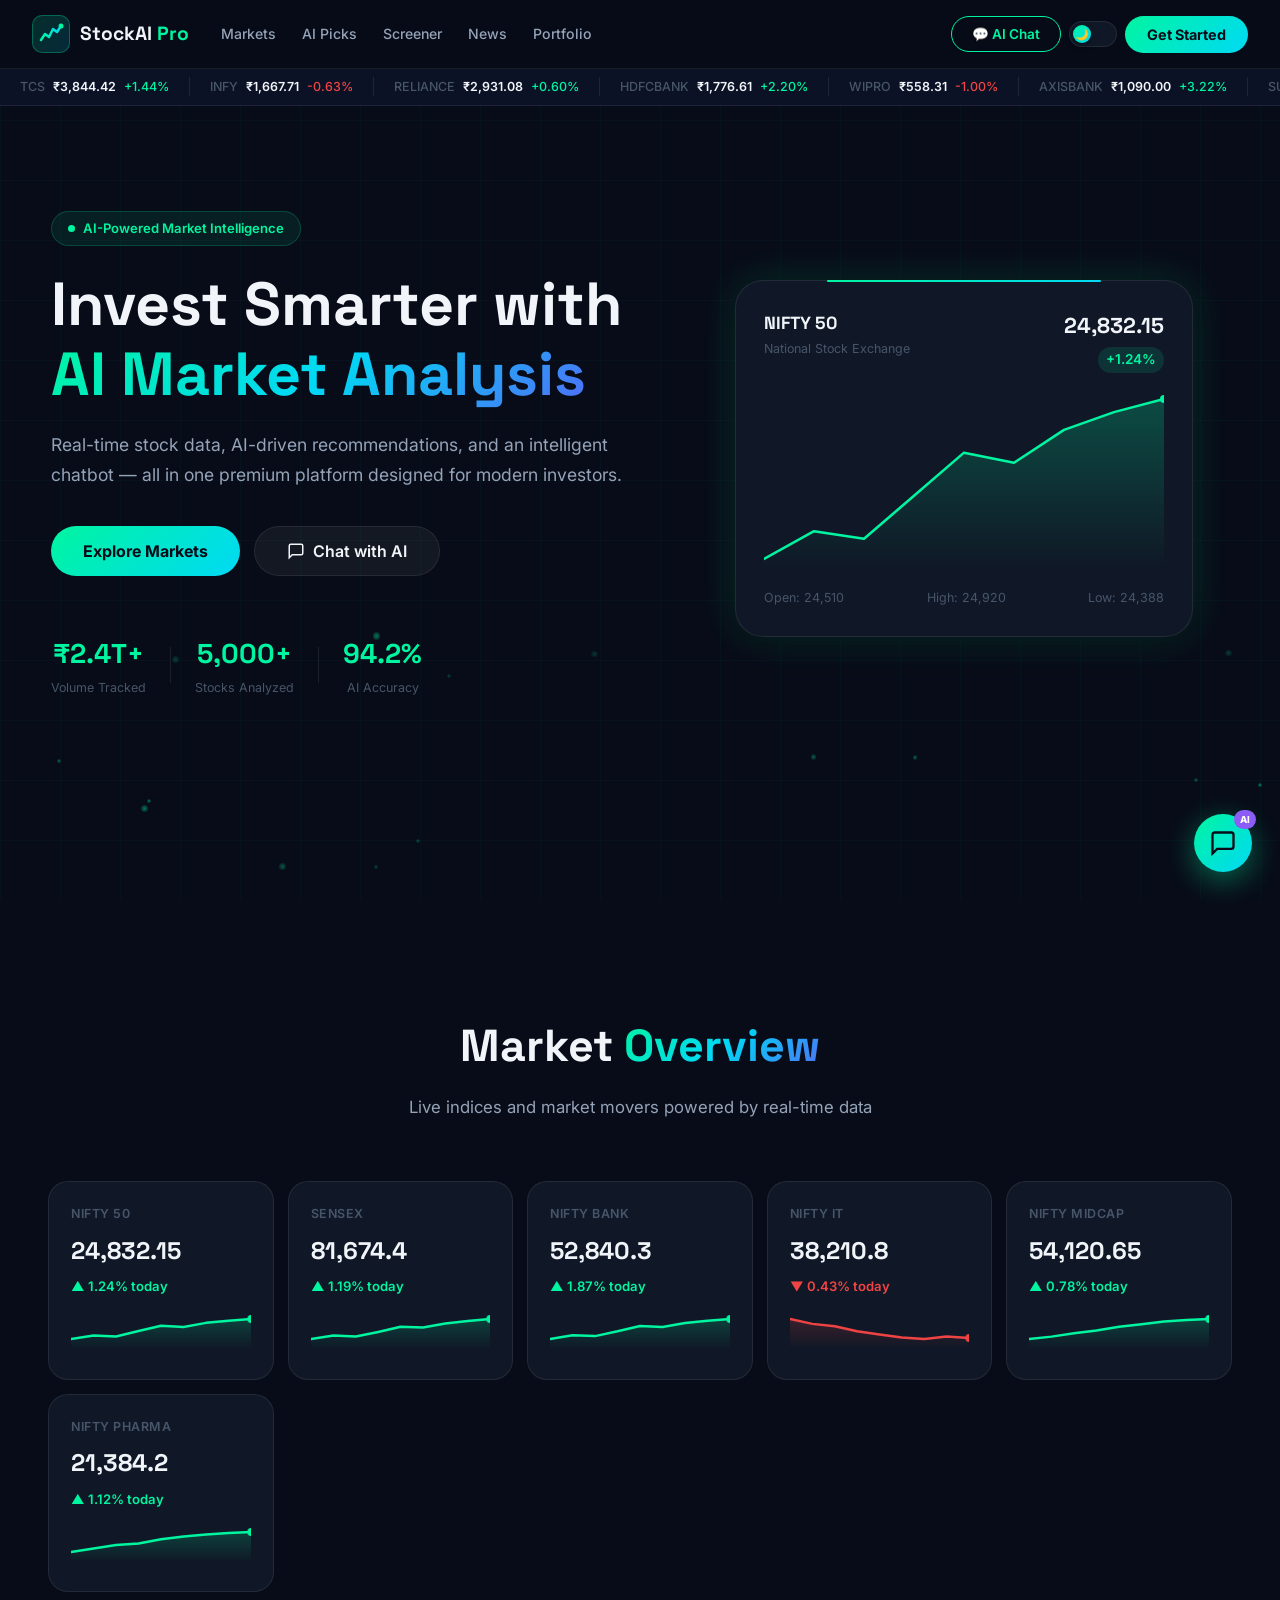
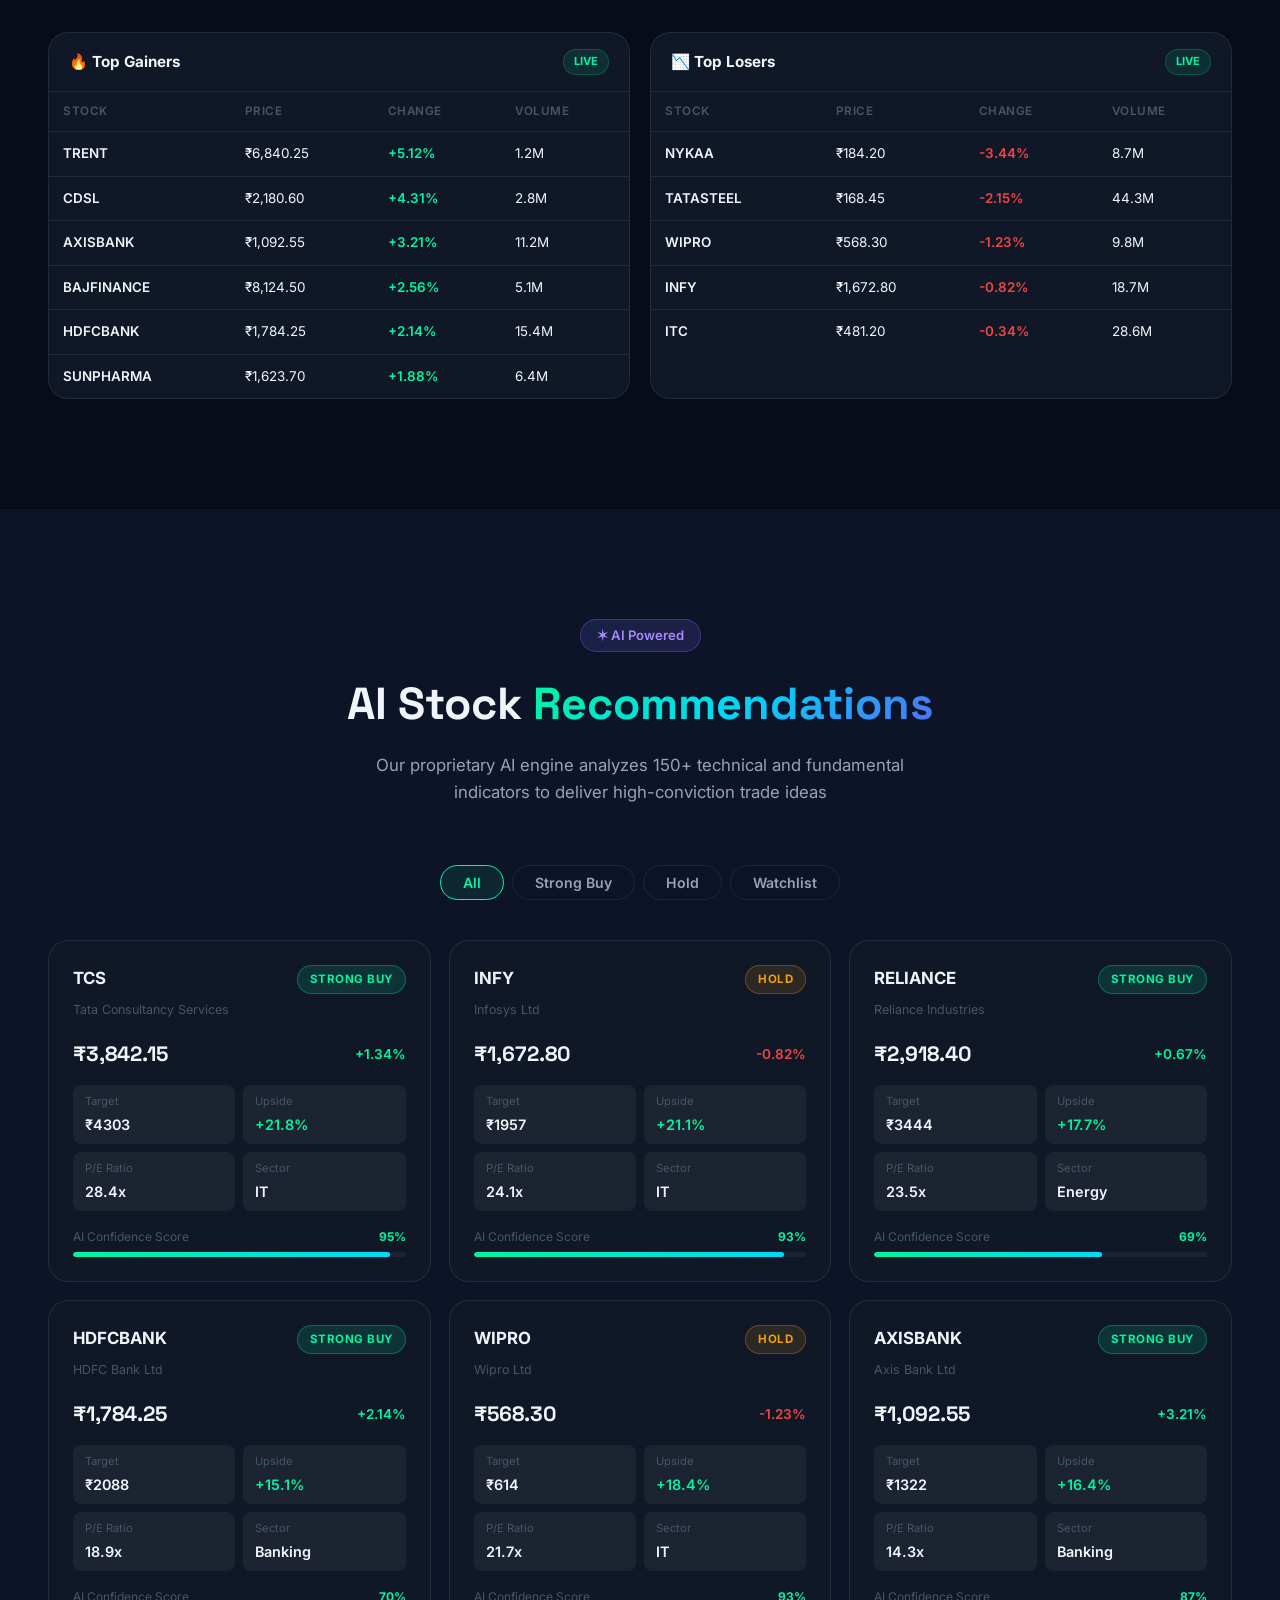
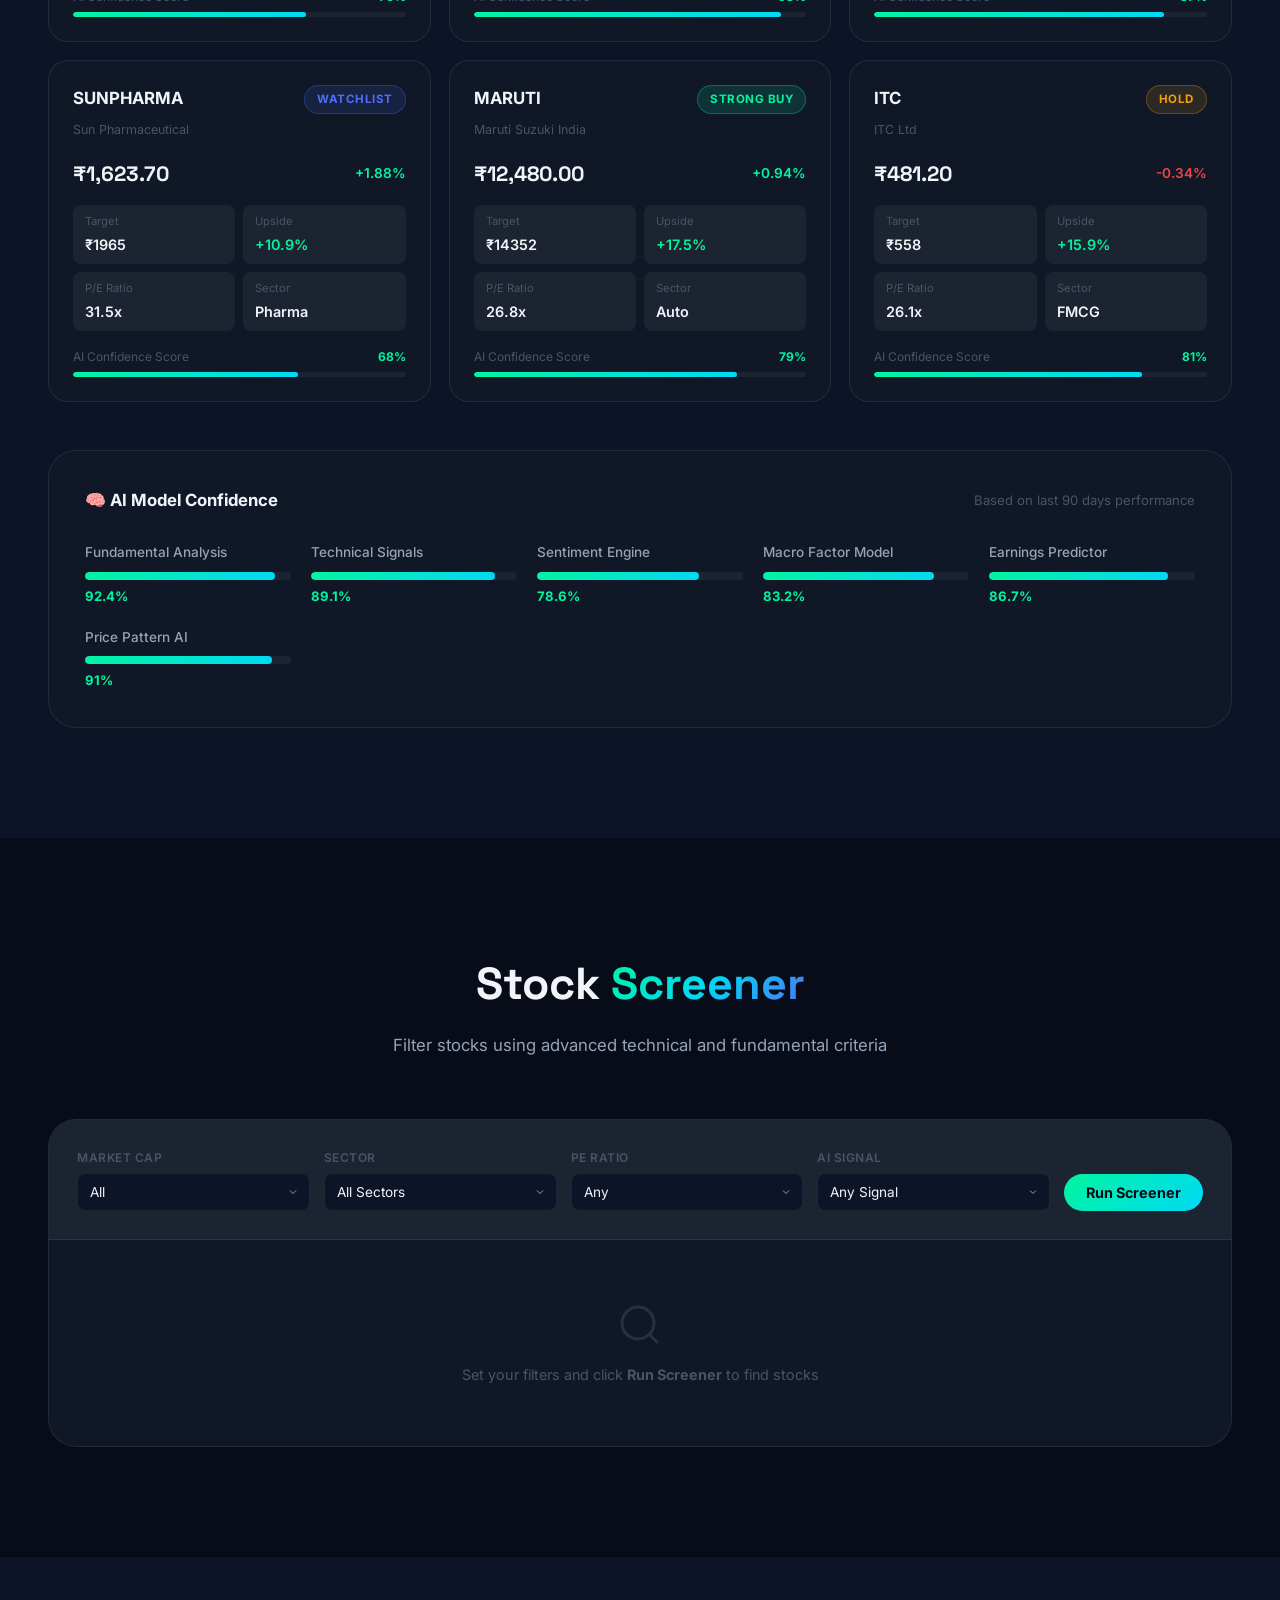
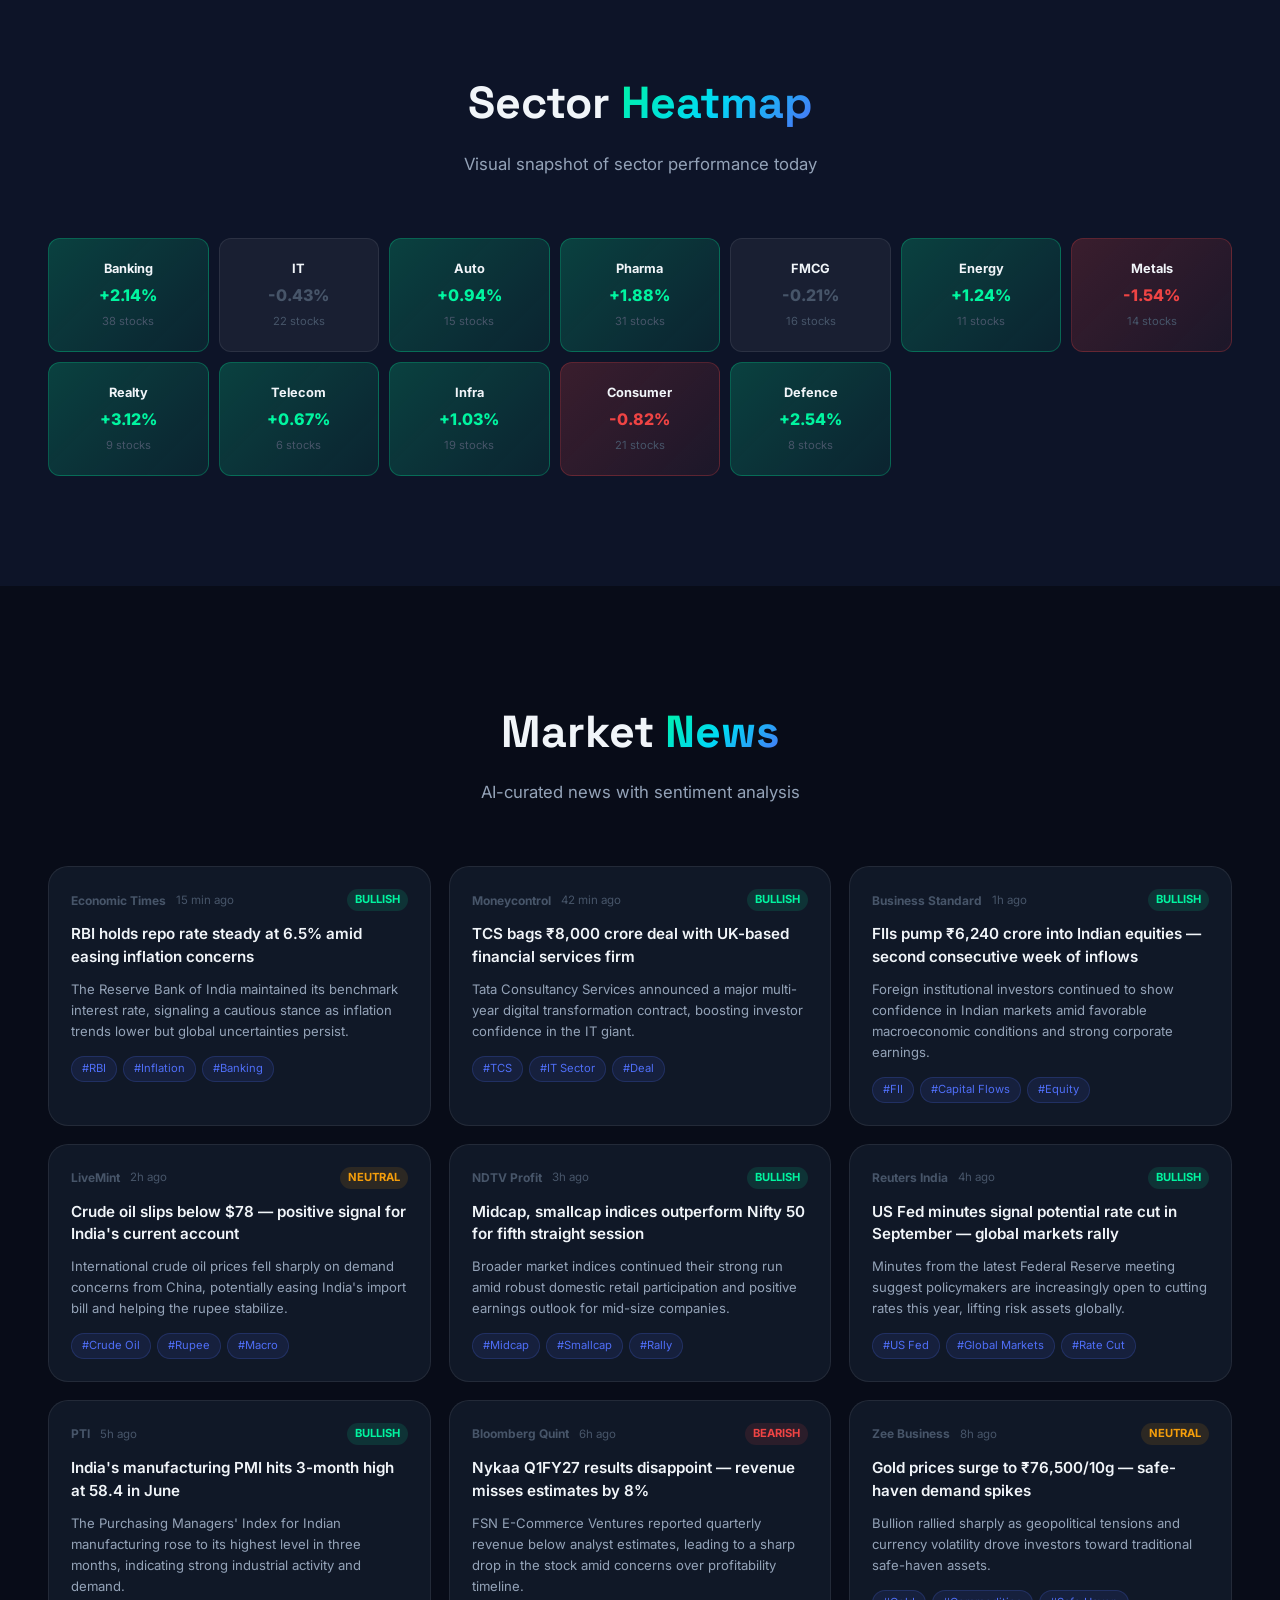
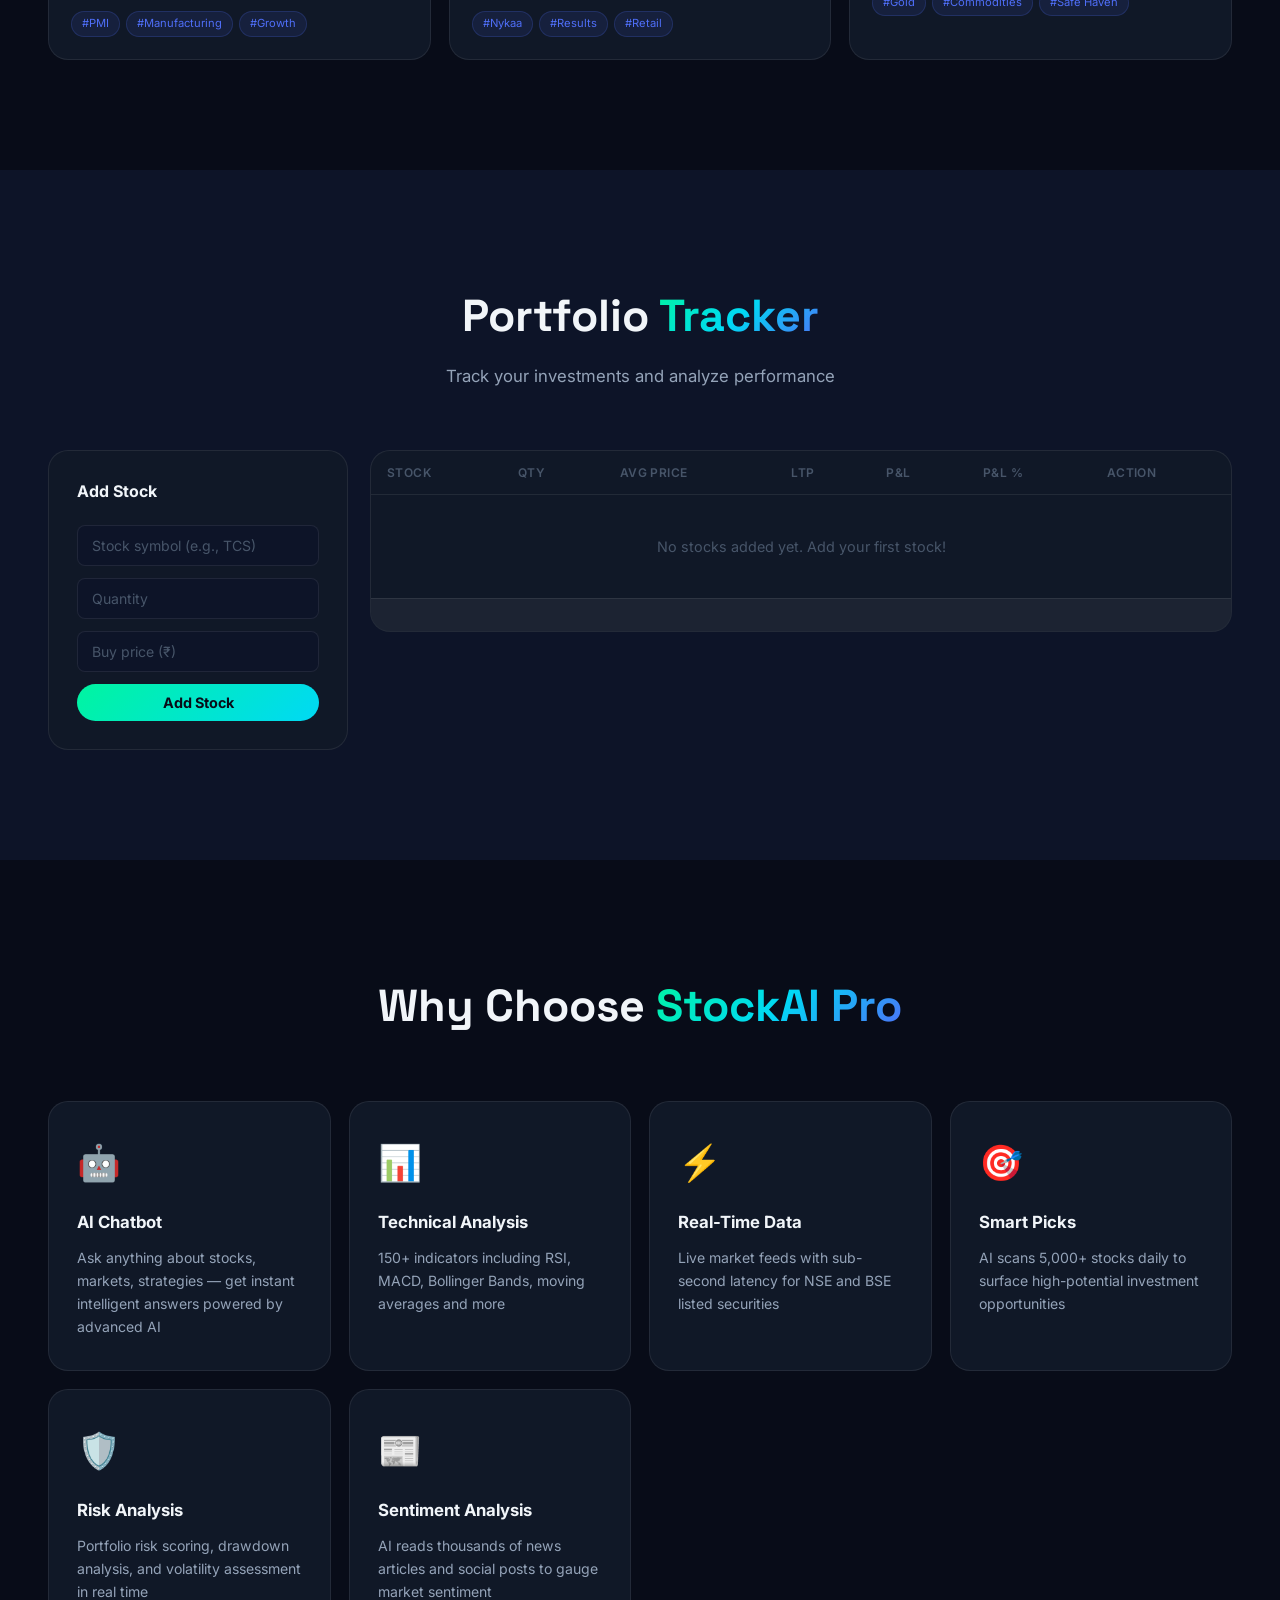
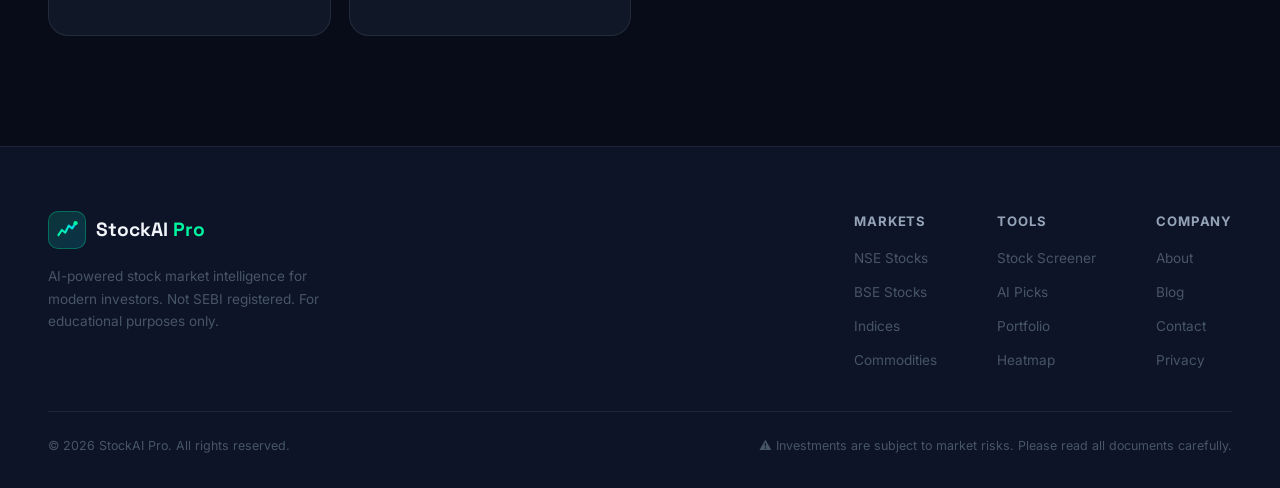
<file: index.html>
<!DOCTYPE html>
<html lang="en" data-theme="dark">
<head>
  <meta charset="UTF-8" />
  <meta name="viewport" content="width=device-width, initial-scale=1.0" />
  <title>StockAI Pro — AI-Powered Stock Market Analysis</title>
  <meta name="description" content="StockAI Pro: Next-generation stock market analysis with real-time data, AI-powered recommendations, and an intelligent chat assistant." />
  <meta name="keywords" content="stock market, AI stock analysis, stock recommendations, stock chatbot, NSE, BSE, investing, trading" />
  <link rel="preconnect" href="https://fonts.googleapis.com" />
  <link rel="preconnect" href="https://fonts.gstatic.com" crossorigin />
  <link href="https://fonts.googleapis.com/css2?family=Inter:wght@300;400;500;600;700;800;900&family=Space+Grotesk:wght@400;500;600;700&display=swap" rel="stylesheet" />
  <link rel="stylesheet" href="style.css" />
</head>
<body>

<!-- ===== NAVBAR ===== -->
<nav class="navbar" id="navbar">
  <div class="nav-container">
    <a href="#" class="nav-logo">
      <div class="logo-icon">
        <svg width="28" height="28" viewBox="0 0 28 28" fill="none">
          <path d="M4 20 L8 14 L12 17 L16 9 L20 12 L24 6" stroke="url(#g1)" stroke-width="2.5" stroke-linecap="round" stroke-linejoin="round"/>
          <circle cx="24" cy="6" r="2.5" fill="#00f5a0"/>
          <defs>
            <linearGradient id="g1" x1="4" y1="20" x2="24" y2="6" gradientUnits="userSpaceOnUse">
              <stop stop-color="#00f5a0"/><stop offset="1" stop-color="#00d9f5"/>
            </linearGradient>
          </defs>
        </svg>
      </div>
      <span class="logo-text">StockAI <span class="logo-accent">Pro</span></span>
    </a>
    <div class="nav-links" id="navLinks">
      <a href="#markets" class="nav-link">Markets</a>
      <a href="#ai-picks" class="nav-link">AI Picks</a>
      <a href="#screener" class="nav-link">Screener</a>
      <a href="#news" class="nav-link">News</a>
      <a href="#portfolio" class="nav-link">Portfolio</a>
    </div>
    <div class="nav-actions">
      <button class="btn-outline" onclick="openChat()">&#x1F4AC; AI Chat</button>
      <button class="theme-toggle-btn" id="themeToggle" onclick="toggleTheme()" title="Toggle light/dark mode" aria-label="Toggle theme">
        <div class="theme-knob" id="themeKnob">🌙</div>
      </button>
      <button class="btn-primary">Get Started</button>
      <button class="hamburger" id="hamburger" onclick="toggleMenu()">
        <span></span><span></span><span></span>
      </button>
    </div>
  </div>
</nav>

<!-- ===== TICKER STRIP ===== -->
<div class="ticker-strip">
  <div class="ticker-track" id="tickerTrack"></div>
</div>

<!-- ===== HERO SECTION ===== -->
<section class="hero" id="home">
  <div class="hero-bg-grid"></div>
  <div class="hero-particles" id="heroParticles"></div>
  <div class="hero-content">
    <div class="hero-badge">
      <span class="badge-dot"></span>
      <span>AI-Powered Market Intelligence</span>
    </div>
    <h1 class="hero-title">
      Invest Smarter with<br/>
      <span class="gradient-text">AI Market Analysis</span>
    </h1>
    <p class="hero-subtitle">
      Real-time stock data, AI-driven recommendations, and an intelligent chatbot — all in one premium platform designed for modern investors.
    </p>
    <div class="hero-cta">
      <button class="btn-primary btn-lg" onclick="document.getElementById('markets').scrollIntoView({behavior:'smooth'})">Explore Markets</button>
      <button class="btn-ghost btn-lg" onclick="openChat()">
        <svg width="18" height="18" viewBox="0 0 24 24" fill="none" stroke="currentColor" stroke-width="2"><path d="M21 15a2 2 0 0 1-2 2H7l-4 4V5a2 2 0 0 1 2-2h14a2 2 0 0 1 2 2z"></path></svg>
        Chat with AI
      </button>
    </div>
    <div class="hero-stats">
      <div class="stat-item">
        <span class="stat-value">&#x20B9;2.4T+</span>
        <span class="stat-label">Volume Tracked</span>
      </div>
      <div class="stat-divider"></div>
      <div class="stat-item">
        <span class="stat-value">5,000+</span>
        <span class="stat-label">Stocks Analyzed</span>
      </div>
      <div class="stat-divider"></div>
      <div class="stat-item">
        <span class="stat-value">94.2%</span>
        <span class="stat-label">AI Accuracy</span>
      </div>
    </div>
  </div>
  <div class="hero-chart-card">
    <div class="chart-card-header">
      <div>
        <div class="chart-card-title">NIFTY 50</div>
        <div class="chart-card-subtitle">National Stock Exchange</div>
      </div>
      <div class="chart-card-price">
        <span class="price-value" id="niftyPrice">24,832.15</span>
        <span class="price-change positive" id="niftyChange">+1.24%</span>
      </div>
    </div>
    <canvas id="heroChart" width="400" height="180"></canvas>
    <div class="chart-card-footer">
      <span>Open: 24,510</span>
      <span>High: 24,920</span>
      <span>Low: 24,388</span>
    </div>
  </div>
</section>

<!-- ===== MARKET INDICES ===== -->
<section class="section" id="markets">
  <div class="section-container">
    <div class="section-header">
      <h2 class="section-title">Market <span class="gradient-text">Overview</span></h2>
      <p class="section-subtitle">Live indices and market movers powered by real-time data</p>
    </div>
    <div class="indices-grid" id="indicesGrid"></div>
    <div class="market-tables">
      <div class="table-card">
        <div class="table-card-header">
          <h3>&#x1F525; Top Gainers</h3>
          <span class="live-badge">LIVE</span>
        </div>
        <table class="stock-table" id="gainersTable">
          <thead><tr><th>Stock</th><th>Price</th><th>Change</th><th>Volume</th></tr></thead>
          <tbody></tbody>
        </table>
      </div>
      <div class="table-card">
        <div class="table-card-header">
          <h3>&#x1F4C9; Top Losers</h3>
          <span class="live-badge">LIVE</span>
        </div>
        <table class="stock-table" id="losersTable">
          <thead><tr><th>Stock</th><th>Price</th><th>Change</th><th>Volume</th></tr></thead>
          <tbody></tbody>
        </table>
      </div>
    </div>
  </div>
</section>

<!-- ===== AI PICKS ===== -->
<section class="section section-dark" id="ai-picks">
  <div class="section-container">
    <div class="section-header">
      <div class="ai-badge"><span>&#x2736; AI Powered</span></div>
      <h2 class="section-title">AI Stock <span class="gradient-text">Recommendations</span></h2>
      <p class="section-subtitle">Our proprietary AI engine analyzes 150+ technical and fundamental indicators to deliver high-conviction trade ideas</p>
    </div>
    <div class="filter-tabs">
      <button class="filter-tab active" onclick="filterPicks('all', this)">All</button>
      <button class="filter-tab" onclick="filterPicks('buy', this)">Strong Buy</button>
      <button class="filter-tab" onclick="filterPicks('hold', this)">Hold</button>
      <button class="filter-tab" onclick="filterPicks('watch', this)">Watchlist</button>
    </div>
    <div class="picks-grid" id="picksGrid"></div>
    <div class="ai-confidence">
      <div class="confidence-header">
        <h3>&#x1F9E0; AI Model Confidence</h3>
        <span>Based on last 90 days performance</span>
      </div>
      <div class="confidence-bars" id="confidenceBars"></div>
    </div>
  </div>
</section>

<!-- ===== STOCK SCREENER ===== -->
<section class="section" id="screener">
  <div class="section-container">
    <div class="section-header">
      <h2 class="section-title">Stock <span class="gradient-text">Screener</span></h2>
      <p class="section-subtitle">Filter stocks using advanced technical and fundamental criteria</p>
    </div>
    <div class="screener-card">
      <div class="screener-filters">
        <div class="filter-group">
          <label>Market Cap</label>
          <select id="filterMarketCap" class="filter-select">
            <option value="">All</option>
            <option value="large">Large Cap (&gt;&#x20B9;20,000 Cr)</option>
            <option value="mid">Mid Cap (&#x20B9;5,000&#x2013;&#x20B9;20,000 Cr)</option>
            <option value="small">Small Cap (&lt;&#x20B9;5,000 Cr)</option>
          </select>
        </div>
        <div class="filter-group">
          <label>Sector</label>
          <select id="filterSector" class="filter-select">
            <option value="">All Sectors</option>
            <option value="it">Information Technology</option>
            <option value="banking">Banking &amp; Finance</option>
            <option value="pharma">Pharmaceuticals</option>
            <option value="auto">Automobile</option>
            <option value="fmcg">FMCG</option>
            <option value="energy">Energy &amp; Power</option>
          </select>
        </div>
        <div class="filter-group">
          <label>PE Ratio</label>
          <select id="filterPE" class="filter-select">
            <option value="">Any</option>
            <option value="low">Under 15</option>
            <option value="mid">15&#x2013;30</option>
            <option value="high">Above 30</option>
          </select>
        </div>
        <div class="filter-group">
          <label>AI Signal</label>
          <select id="filterSignal" class="filter-select">
            <option value="">Any Signal</option>
            <option value="buy">Strong Buy</option>
            <option value="hold">Hold</option>
            <option value="sell">Sell</option>
          </select>
        </div>
        <button class="btn-primary" onclick="runScreener()">Run Screener</button>
      </div>
      <div class="screener-results" id="screenerResults">
        <div class="screener-placeholder">
          <svg width="48" height="48" viewBox="0 0 24 24" fill="none" stroke="currentColor" stroke-width="1.5"><circle cx="11" cy="11" r="8"/><path d="m21 21-4.35-4.35"/></svg>
          <p>Set your filters and click <strong>Run Screener</strong> to find stocks</p>
        </div>
      </div>
    </div>
  </div>
</section>

<!-- ===== MARKET HEATMAP ===== -->
<section class="section section-dark" id="heatmap">
  <div class="section-container">
    <div class="section-header">
      <h2 class="section-title">Sector <span class="gradient-text">Heatmap</span></h2>
      <p class="section-subtitle">Visual snapshot of sector performance today</p>
    </div>
    <div class="heatmap-grid" id="heatmapGrid"></div>
  </div>
</section>

<!-- ===== NEWS SECTION ===== -->
<section class="section" id="news">
  <div class="section-container">
    <div class="section-header">
      <h2 class="section-title">Market <span class="gradient-text">News</span></h2>
      <p class="section-subtitle">AI-curated news with sentiment analysis</p>
    </div>
    <div class="news-grid" id="newsGrid"></div>
  </div>
</section>

<!-- ===== PORTFOLIO TRACKER ===== -->
<section class="section section-dark" id="portfolio">
  <div class="section-container">
    <div class="section-header">
      <h2 class="section-title">Portfolio <span class="gradient-text">Tracker</span></h2>
      <p class="section-subtitle">Track your investments and analyze performance</p>
    </div>
    <div class="portfolio-layout">
      <div class="portfolio-add">
        <h3>Add Stock</h3>
        <div class="portfolio-form">
          <input type="text" id="portStock" placeholder="Stock symbol (e.g., TCS)" class="port-input" />
          <input type="number" id="portQty" placeholder="Quantity" class="port-input" />
          <input type="number" id="portPrice" placeholder="Buy price (&#x20B9;)" class="port-input" />
          <button class="btn-primary" onclick="addToPortfolio()">Add Stock</button>
        </div>
      </div>
      <div class="portfolio-table-wrap">
        <table class="portfolio-table" id="portfolioTable">
          <thead>
            <tr><th>Stock</th><th>Qty</th><th>Avg Price</th><th>LTP</th><th>P&amp;L</th><th>P&amp;L %</th><th>Action</th></tr>
          </thead>
          <tbody id="portfolioBody">
            <tr><td colspan="7" class="empty-row">No stocks added yet. Add your first stock!</td></tr>
          </tbody>
        </table>
        <div class="portfolio-summary" id="portfolioSummary"></div>
      </div>
    </div>
  </div>
</section>

<!-- ===== FEATURES SECTION ===== -->
<section class="section features-section">
  <div class="section-container">
    <div class="section-header">
      <h2 class="section-title">Why Choose <span class="gradient-text">StockAI Pro</span></h2>
    </div>
    <div class="features-grid">
      <div class="feature-card"><div class="feature-icon">&#x1F916;</div><h3>AI Chatbot</h3><p>Ask anything about stocks, markets, strategies &mdash; get instant intelligent answers powered by advanced AI</p></div>
      <div class="feature-card"><div class="feature-icon">&#x1F4CA;</div><h3>Technical Analysis</h3><p>150+ indicators including RSI, MACD, Bollinger Bands, moving averages and more</p></div>
      <div class="feature-card"><div class="feature-icon">&#x26A1;</div><h3>Real-Time Data</h3><p>Live market feeds with sub-second latency for NSE and BSE listed securities</p></div>
      <div class="feature-card"><div class="feature-icon">&#x1F3AF;</div><h3>Smart Picks</h3><p>AI scans 5,000+ stocks daily to surface high-potential investment opportunities</p></div>
      <div class="feature-card"><div class="feature-icon">&#x1F6E1;&#xFE0F;</div><h3>Risk Analysis</h3><p>Portfolio risk scoring, drawdown analysis, and volatility assessment in real time</p></div>
      <div class="feature-card"><div class="feature-icon">&#x1F4F0;</div><h3>Sentiment Analysis</h3><p>AI reads thousands of news articles and social posts to gauge market sentiment</p></div>
    </div>
  </div>
</section>

<!-- ===== FOOTER ===== -->
<footer class="footer">
  <div class="footer-container">
    <div class="footer-brand">
      <div class="nav-logo">
        <div class="logo-icon">
          <svg width="24" height="24" viewBox="0 0 28 28" fill="none">
            <path d="M4 20 L8 14 L12 17 L16 9 L20 12 L24 6" stroke="url(#gf)" stroke-width="2.5" stroke-linecap="round" stroke-linejoin="round"/>
            <circle cx="24" cy="6" r="2.5" fill="#00f5a0"/>
            <defs><linearGradient id="gf" x1="4" y1="20" x2="24" y2="6" gradientUnits="userSpaceOnUse"><stop stop-color="#00f5a0"/><stop offset="1" stop-color="#00d9f5"/></linearGradient></defs>
          </svg>
        </div>
        <span class="logo-text">StockAI <span class="logo-accent">Pro</span></span>
      </div>
      <p>AI-powered stock market intelligence for modern investors. Not SEBI registered. For educational purposes only.</p>
    </div>
    <div class="footer-links">
      <div class="footer-col"><h4>Markets</h4><a href="#">NSE Stocks</a><a href="#">BSE Stocks</a><a href="#">Indices</a><a href="#">Commodities</a></div>
      <div class="footer-col"><h4>Tools</h4><a href="#">Stock Screener</a><a href="#">AI Picks</a><a href="#">Portfolio</a><a href="#">Heatmap</a></div>
      <div class="footer-col"><h4>Company</h4><a href="#">About</a><a href="#">Blog</a><a href="#">Contact</a><a href="#">Privacy</a></div>
    </div>
  </div>
  <div class="footer-bottom">
    <span>&copy; 2026 StockAI Pro. All rights reserved.</span>
    <span>&#x26A0;&#xFE0F; Investments are subject to market risks. Please read all documents carefully.</span>
  </div>
</footer>

<!-- ===== AI CHAT WIDGET ===== -->
<div class="chat-fab" id="chatFab" onclick="openChat()">
  <svg width="28" height="28" viewBox="0 0 24 24" fill="none" stroke="currentColor" stroke-width="2"><path d="M21 15a2 2 0 0 1-2 2H7l-4 4V5a2 2 0 0 1 2-2h14a2 2 0 0 1 2 2z"></path></svg>
  <div class="chat-fab-badge">AI</div>
</div>
<div class="chat-overlay" id="chatOverlay" onclick="closeChat()"></div>
<div class="chat-panel" id="chatPanel">
  <div class="chat-header">
    <div class="chat-avatar">
      <div class="avatar-ring"><div class="avatar-dot"></div></div>
      <div class="chat-header-info">
        <span class="chat-name">StockAI Assistant</span>
        <span class="chat-status">&#x25CF; Online &middot; Powered by AI</span>
      </div>
    </div>
    <button class="chat-close" onclick="closeChat()">&#x2715;</button>
  </div>
  <div class="chat-suggestions" id="chatSuggestions">
    <p class="suggestions-label">Try asking:</p>
    <div class="suggestion-chips">
      <button class="chip" onclick="sendSuggestion(this)">&#x1F4C8; Best stocks to buy today?</button>
      <button class="chip" onclick="sendSuggestion(this)">&#x1F50D; Analyze TCS stock</button>
      <button class="chip" onclick="sendSuggestion(this)">&#x1F4A1; What is PE ratio?</button>
      <button class="chip" onclick="sendSuggestion(this)">&#x1F4C9; Market outlook 2026</button>
      <button class="chip" onclick="sendSuggestion(this)">&#x26A1; Explain candlestick patterns</button>
      <button class="chip" onclick="sendSuggestion(this)">&#x1F6E1;&#xFE0F; How to reduce portfolio risk?</button>
    </div>
  </div>
  <div class="chat-messages" id="chatMessages">
    <div class="message bot-message">
      <div class="message-avatar">&#x1F916;</div>
      <div class="message-bubble">
        <p>Hello! I'm <strong>StockAI</strong>, your intelligent market assistant. I can help you with:</p>
        <ul>
          <li>&#x1F4CA; Stock analysis &amp; recommendations</li>
          <li>&#x1F4C8; Market trends &amp; news</li>
          <li>&#x1F4B9; Technical &amp; fundamental analysis</li>
          <li>&#x1F3AF; Portfolio advice</li>
        </ul>
        <p>What would you like to know?</p>
      </div>
    </div>
  </div>
  <div class="chat-input-area">
    <div class="chat-input-wrap">
      <input type="text" id="chatInput" placeholder="Ask about any stock or market..." onkeypress="handleChatKey(event)" />
      <button class="chat-send-btn" onclick="sendChatMessage()">
        <svg width="20" height="20" viewBox="0 0 24 24" fill="currentColor"><path d="M2.01 21L23 12 2.01 3 2 10l15 2-15 2z"/></svg>
      </button>
    </div>
    <span class="chat-disclaimer">AI responses are for educational purposes only, not financial advice.</span>
  </div>
</div>

<!-- ===== STOCK DETAIL MODAL ===== -->
<div class="modal-overlay" id="stockModal" onclick="closeStockModal()">
  <div class="modal-card" onclick="event.stopPropagation()">
    <div class="modal-header" id="modalHeader">
      <div>
        <h2 id="modalStockName">Stock Name</h2>
        <span id="modalSector" class="modal-sector">Sector</span>
      </div>
      <div class="modal-price-block">
        <div class="modal-price" id="modalPrice">&#x20B9;0</div>
        <div class="modal-change" id="modalChange">+0.00%</div>
      </div>
      <button class="modal-close" onclick="closeStockModal()">&#x2715;</button>
    </div>
    <canvas id="modalChart" height="200"></canvas>
    <div class="modal-metrics" id="modalMetrics"></div>
    <div class="modal-ai-section">
      <h3>&#x1F916; AI Analysis</h3>
      <p id="modalAIText"></p>
    </div>
  </div>
</div>

<script src="app.js"></script>
</body>
</html>
</file>
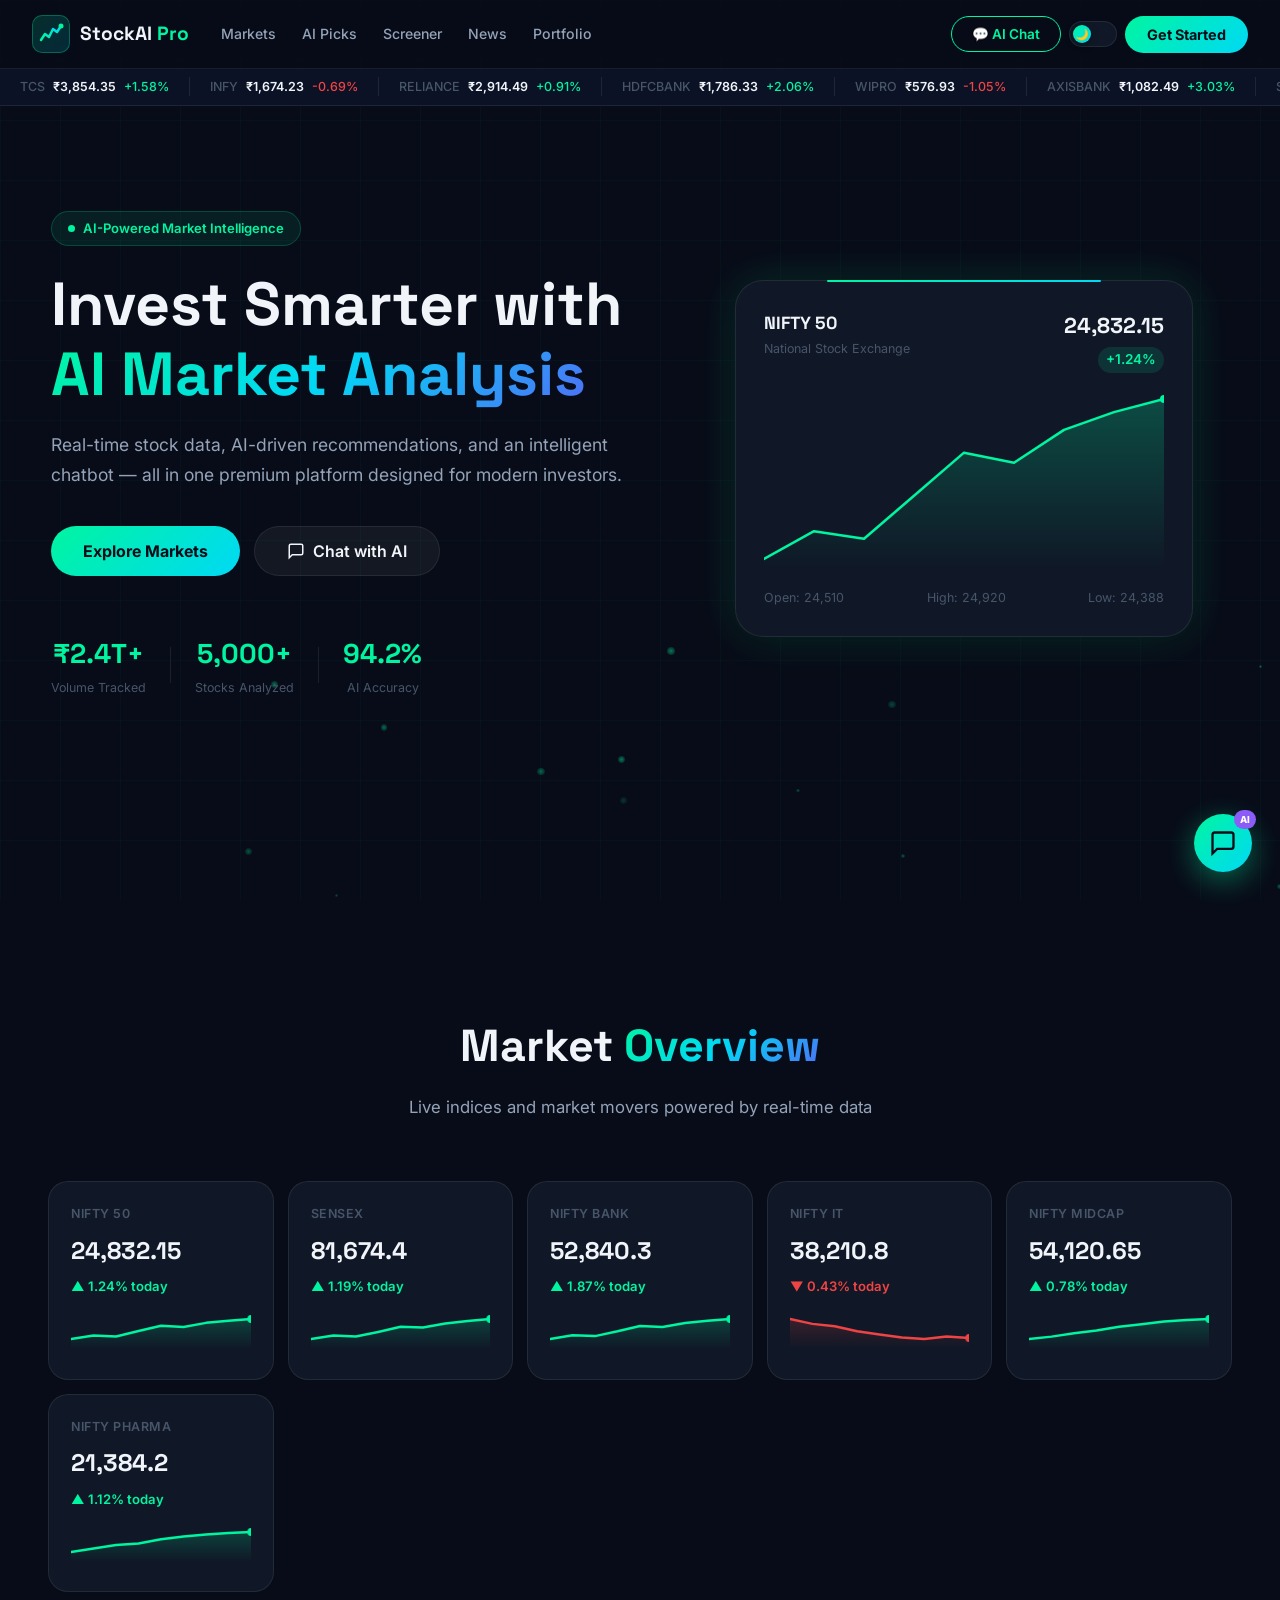
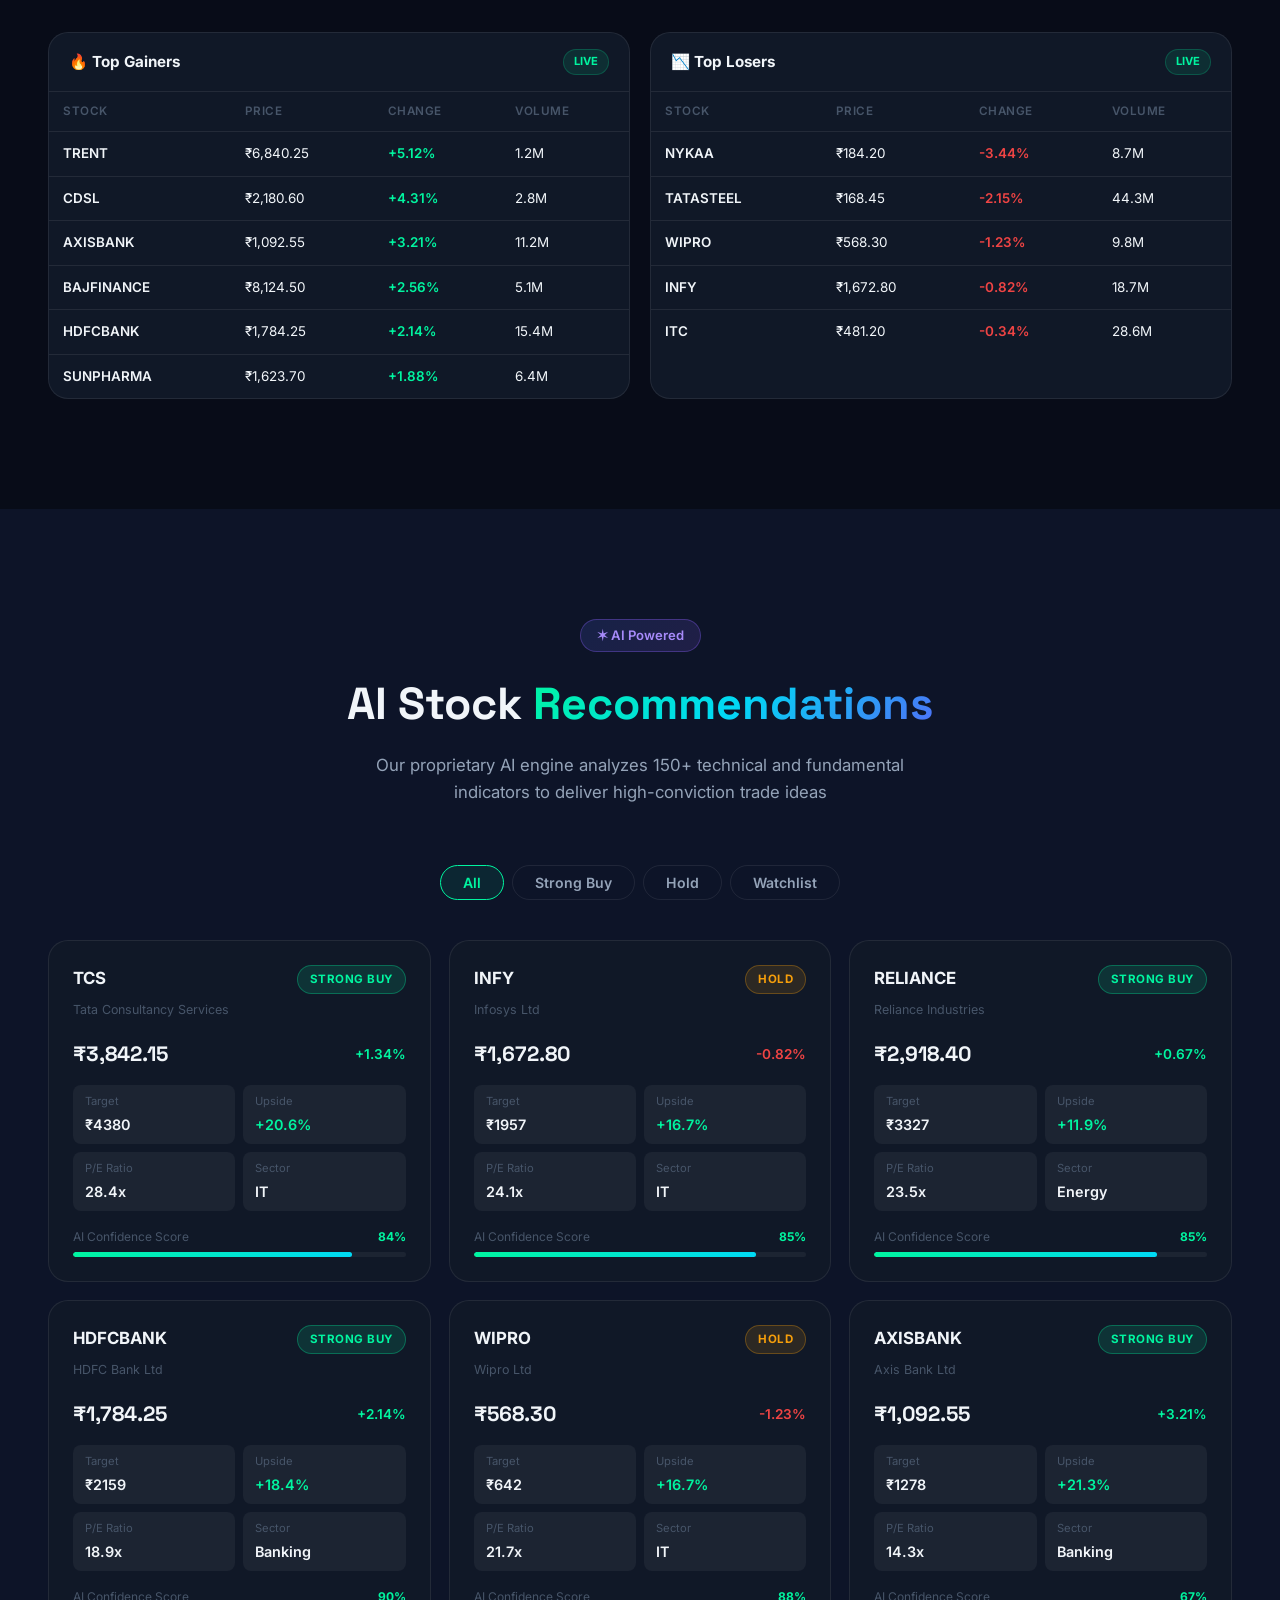
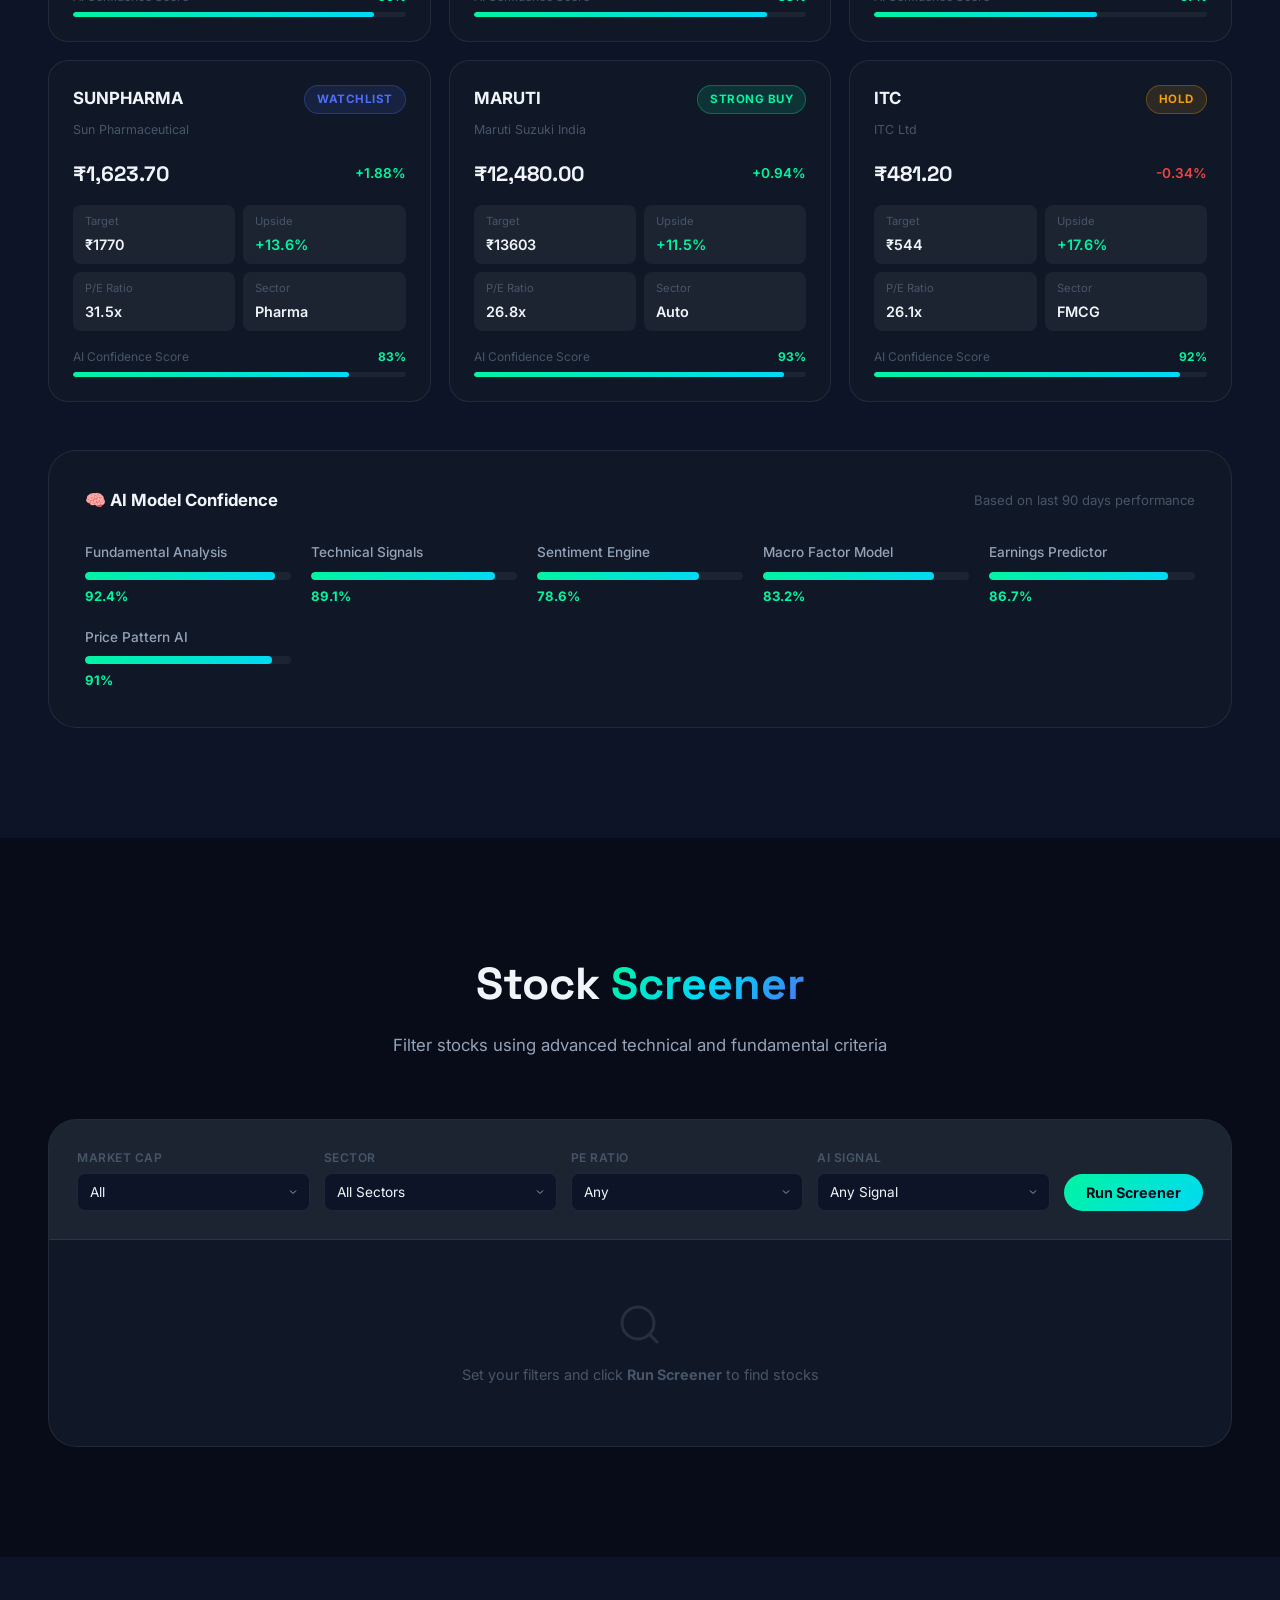
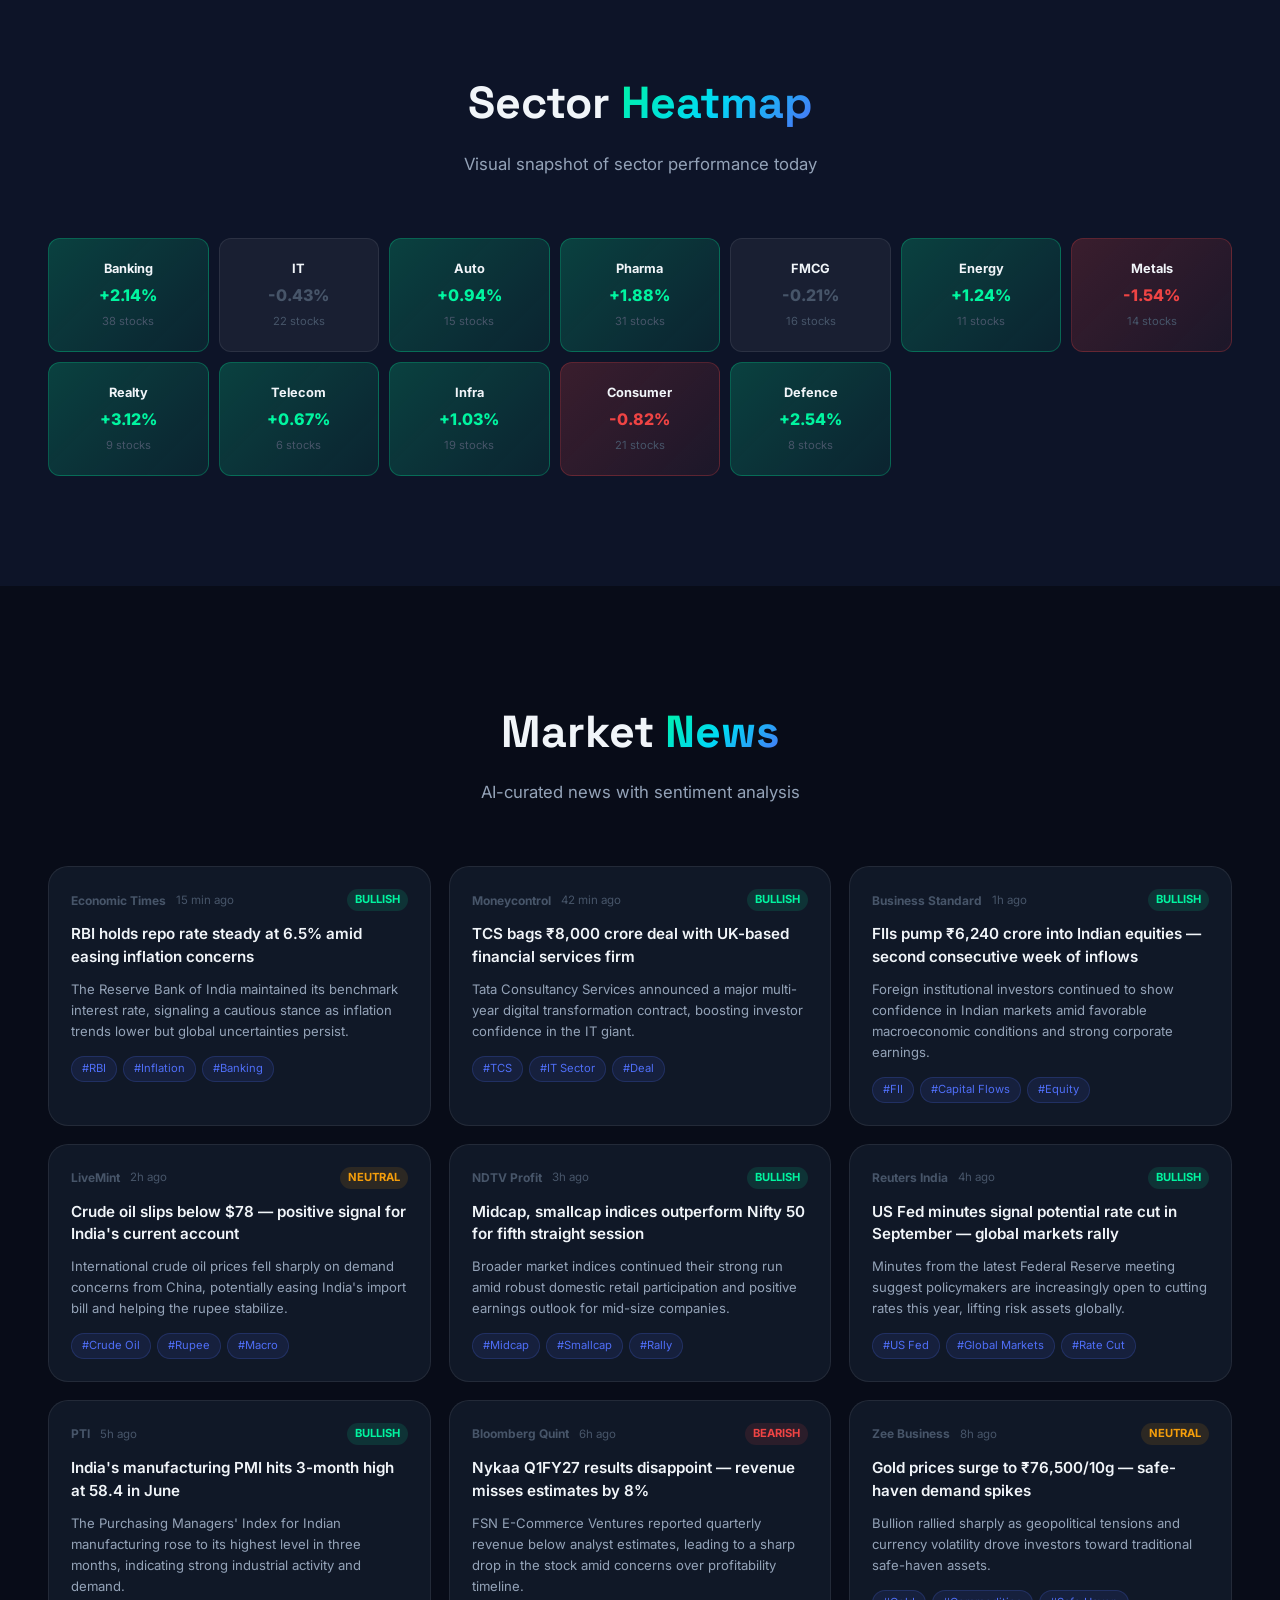
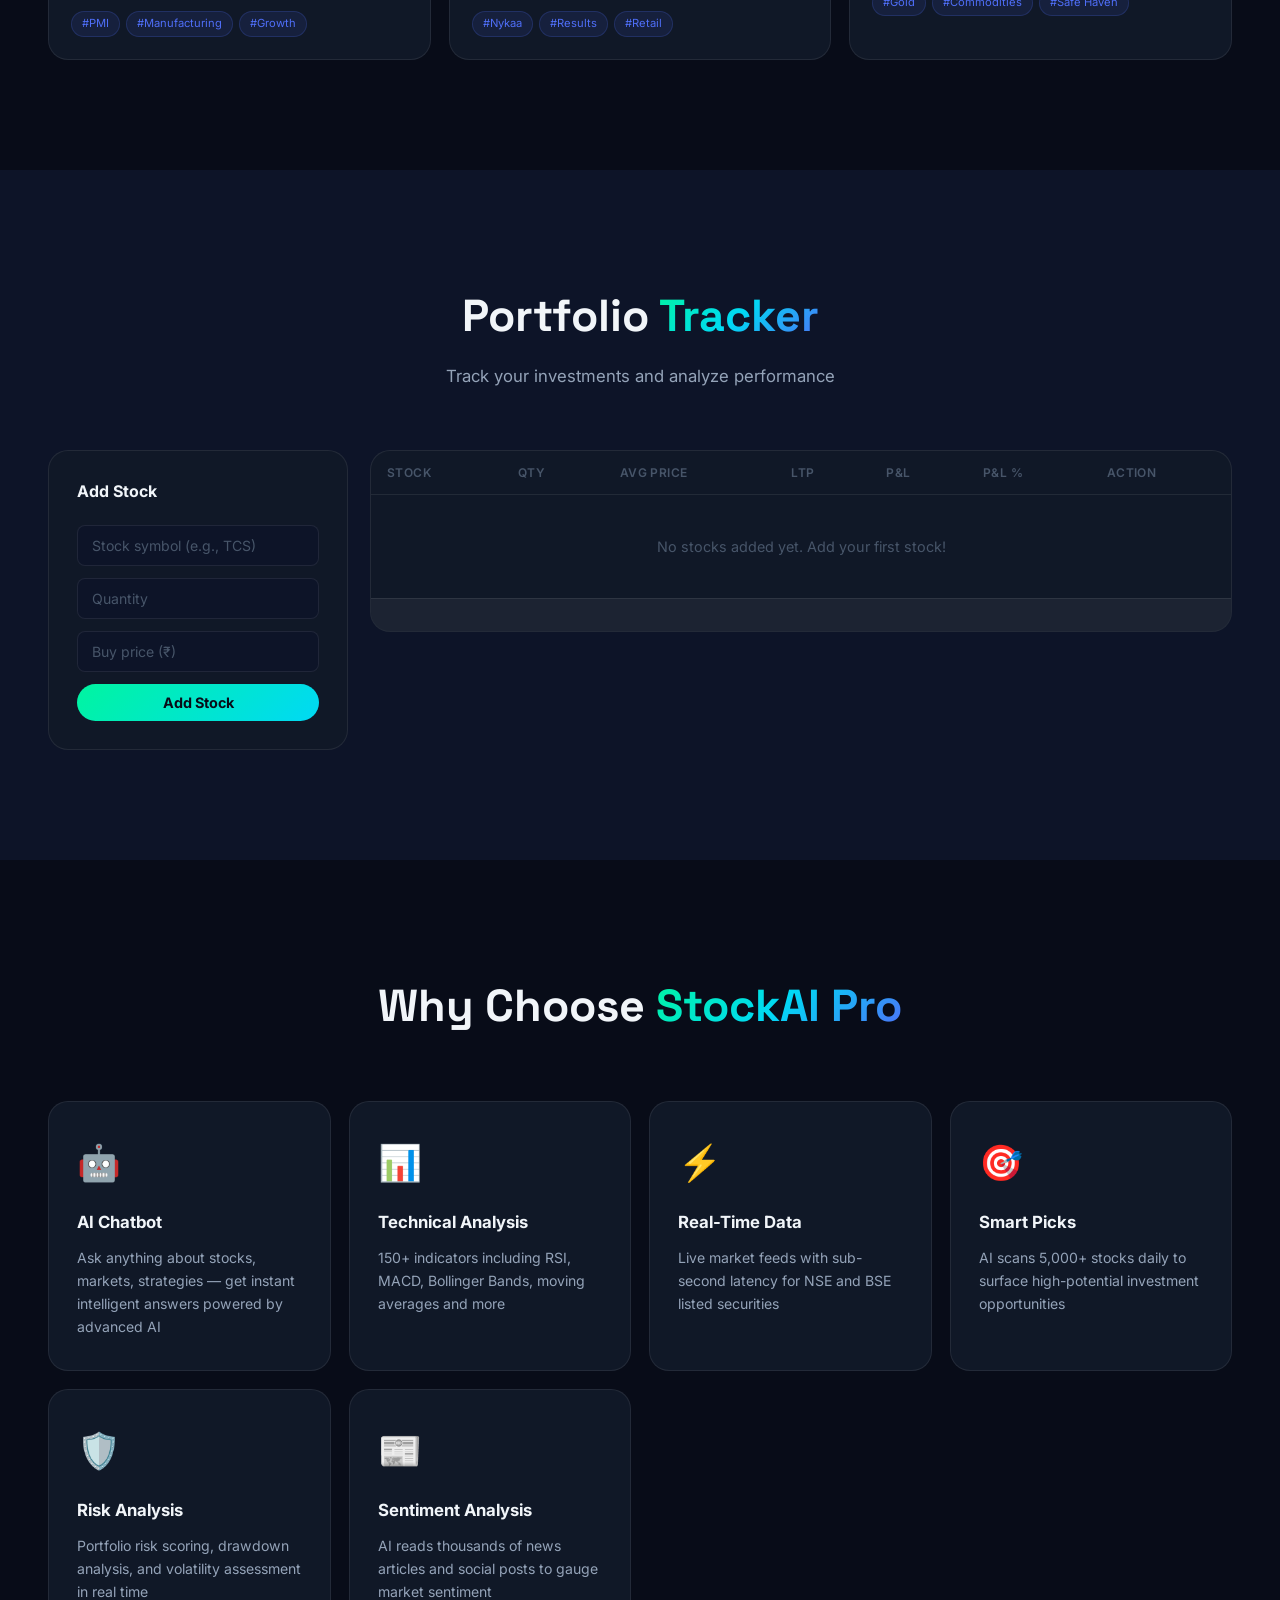
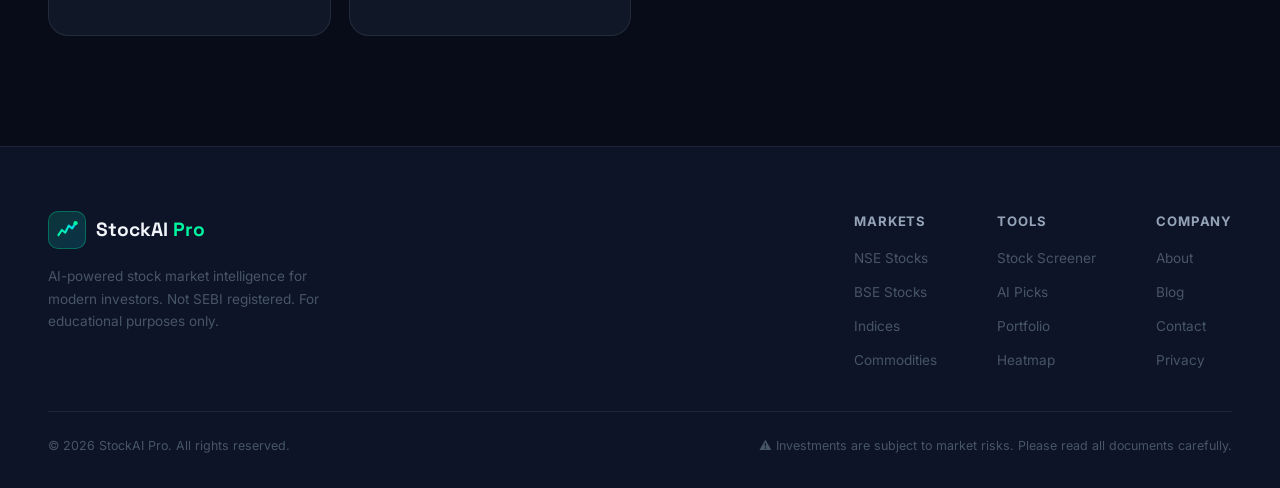
<file: StockAI-Pro/frontend/index.html>
<!DOCTYPE html>
<html lang="en" data-theme="dark">
<head>
  <meta charset="UTF-8" />
  <meta name="viewport" content="width=device-width, initial-scale=1.0" />
  <title>StockAI Pro — AI-Powered Stock Market Analysis</title>
  <meta name="description" content="StockAI Pro: Next-generation stock market analysis with real-time data, AI-powered recommendations, and an intelligent chat assistant." />
  <meta name="keywords" content="stock market, AI stock analysis, stock recommendations, stock chatbot, NSE, BSE, investing, trading" />
  <link rel="preconnect" href="https://fonts.googleapis.com" />
  <link rel="preconnect" href="https://fonts.gstatic.com" crossorigin />
  <link href="https://fonts.googleapis.com/css2?family=Inter:wght@300;400;500;600;700;800;900&family=Space+Grotesk:wght@400;500;600;700&display=swap" rel="stylesheet" />
  <link rel="stylesheet" href="style.css" />
</head>
<body>

<!-- ===== NAVBAR ===== -->
<nav class="navbar" id="navbar">
  <div class="nav-container">
    <a href="#" class="nav-logo">
      <div class="logo-icon">
        <svg width="28" height="28" viewBox="0 0 28 28" fill="none">
          <path d="M4 20 L8 14 L12 17 L16 9 L20 12 L24 6" stroke="url(#g1)" stroke-width="2.5" stroke-linecap="round" stroke-linejoin="round"/>
          <circle cx="24" cy="6" r="2.5" fill="#00f5a0"/>
          <defs>
            <linearGradient id="g1" x1="4" y1="20" x2="24" y2="6" gradientUnits="userSpaceOnUse">
              <stop stop-color="#00f5a0"/><stop offset="1" stop-color="#00d9f5"/>
            </linearGradient>
          </defs>
        </svg>
      </div>
      <span class="logo-text">StockAI <span class="logo-accent">Pro</span></span>
    </a>
    <div class="nav-links" id="navLinks">
      <a href="#markets" class="nav-link">Markets</a>
      <a href="#ai-picks" class="nav-link">AI Picks</a>
      <a href="#screener" class="nav-link">Screener</a>
      <a href="#news" class="nav-link">News</a>
      <a href="#portfolio" class="nav-link">Portfolio</a>
    </div>
    <div class="nav-actions">
      <button class="btn-outline" onclick="openChat()">&#x1F4AC; AI Chat</button>
      <button class="theme-toggle-btn" id="themeToggle" onclick="toggleTheme()" title="Toggle light/dark mode" aria-label="Toggle theme">
        <div class="theme-knob" id="themeKnob">🌙</div>
      </button>
      <button class="btn-primary" onclick="window.location.href='login.html'">Get Started</button>
      <button class="hamburger" id="hamburger" onclick="toggleMenu()">
        <span></span><span></span><span></span>
      </button>
    </div>
  </div>
</nav>

<!-- ===== TICKER STRIP ===== -->
<div class="ticker-strip">
  <div class="ticker-track" id="tickerTrack"></div>
</div>

<!-- ===== HERO SECTION ===== -->
<section class="hero" id="home">
  <div class="hero-bg-grid"></div>
  <div class="hero-particles" id="heroParticles"></div>
  <div class="hero-content">
    <div class="hero-badge">
      <span class="badge-dot"></span>
      <span>AI-Powered Market Intelligence</span>
    </div>
    <h1 class="hero-title">
      Invest Smarter with<br/>
      <span class="gradient-text">AI Market Analysis</span>
    </h1>
    <p class="hero-subtitle">
      Real-time stock data, AI-driven recommendations, and an intelligent chatbot — all in one premium platform designed for modern investors.
    </p>
    <div class="hero-cta">
      <button class="btn-primary btn-lg" onclick="document.getElementById('markets').scrollIntoView({behavior:'smooth'})">Explore Markets</button>
      <button class="btn-ghost btn-lg" onclick="openChat()">
        <svg width="18" height="18" viewBox="0 0 24 24" fill="none" stroke="currentColor" stroke-width="2"><path d="M21 15a2 2 0 0 1-2 2H7l-4 4V5a2 2 0 0 1 2-2h14a2 2 0 0 1 2 2z"></path></svg>
        Chat with AI
      </button>
    </div>
    <div class="hero-stats">
      <div class="stat-item">
        <span class="stat-value">&#x20B9;2.4T+</span>
        <span class="stat-label">Volume Tracked</span>
      </div>
      <div class="stat-divider"></div>
      <div class="stat-item">
        <span class="stat-value">5,000+</span>
        <span class="stat-label">Stocks Analyzed</span>
      </div>
      <div class="stat-divider"></div>
      <div class="stat-item">
        <span class="stat-value">94.2%</span>
        <span class="stat-label">AI Accuracy</span>
      </div>
    </div>
  </div>
  <div class="hero-chart-card">
    <div class="chart-card-header">
      <div>
        <div class="chart-card-title">NIFTY 50</div>
        <div class="chart-card-subtitle">National Stock Exchange</div>
      </div>
      <div class="chart-card-price">
        <span class="price-value" id="niftyPrice">24,832.15</span>
        <span class="price-change positive" id="niftyChange">+1.24%</span>
      </div>
    </div>
    <canvas id="heroChart" width="400" height="180"></canvas>
    <div class="chart-card-footer">
      <span>Open: 24,510</span>
      <span>High: 24,920</span>
      <span>Low: 24,388</span>
    </div>
  </div>
</section>

<!-- ===== MARKET INDICES ===== -->
<section class="section" id="markets">
  <div class="section-container">
    <div class="section-header">
      <h2 class="section-title">Market <span class="gradient-text">Overview</span></h2>
      <p class="section-subtitle">Live indices and market movers powered by real-time data</p>
    </div>
    <div class="indices-grid" id="indicesGrid"></div>
    <div class="market-tables">
      <div class="table-card">
        <div class="table-card-header">
          <h3>&#x1F525; Top Gainers</h3>
          <span class="live-badge">LIVE</span>
        </div>
        <table class="stock-table" id="gainersTable">
          <thead><tr><th>Stock</th><th>Price</th><th>Change</th><th>Volume</th></tr></thead>
          <tbody></tbody>
        </table>
      </div>
      <div class="table-card">
        <div class="table-card-header">
          <h3>&#x1F4C9; Top Losers</h3>
          <span class="live-badge">LIVE</span>
        </div>
        <table class="stock-table" id="losersTable">
          <thead><tr><th>Stock</th><th>Price</th><th>Change</th><th>Volume</th></tr></thead>
          <tbody></tbody>
        </table>
      </div>
    </div>
  </div>
</section>

<!-- ===== AI PICKS ===== -->
<section class="section section-dark" id="ai-picks">
  <div class="section-container">
    <div class="section-header">
      <div class="ai-badge"><span>&#x2736; AI Powered</span></div>
      <h2 class="section-title">AI Stock <span class="gradient-text">Recommendations</span></h2>
      <p class="section-subtitle">Our proprietary AI engine analyzes 150+ technical and fundamental indicators to deliver high-conviction trade ideas</p>
    </div>
    <div class="filter-tabs">
      <button class="filter-tab active" onclick="filterPicks('all', this)">All</button>
      <button class="filter-tab" onclick="filterPicks('buy', this)">Strong Buy</button>
      <button class="filter-tab" onclick="filterPicks('hold', this)">Hold</button>
      <button class="filter-tab" onclick="filterPicks('watch', this)">Watchlist</button>
    </div>
    <div class="picks-grid" id="picksGrid"></div>
    <div class="ai-confidence">
      <div class="confidence-header">
        <h3>&#x1F9E0; AI Model Confidence</h3>
        <span>Based on last 90 days performance</span>
      </div>
      <div class="confidence-bars" id="confidenceBars"></div>
    </div>
  </div>
</section>

<!-- ===== STOCK SCREENER ===== -->
<section class="section" id="screener">
  <div class="section-container">
    <div class="section-header">
      <h2 class="section-title">Stock <span class="gradient-text">Screener</span></h2>
      <p class="section-subtitle">Filter stocks using advanced technical and fundamental criteria</p>
    </div>
    <div class="screener-card">
      <div class="screener-filters">
        <div class="filter-group">
          <label>Market Cap</label>
          <select id="filterMarketCap" class="filter-select">
            <option value="">All</option>
            <option value="large">Large Cap (&gt;&#x20B9;20,000 Cr)</option>
            <option value="mid">Mid Cap (&#x20B9;5,000&#x2013;&#x20B9;20,000 Cr)</option>
            <option value="small">Small Cap (&lt;&#x20B9;5,000 Cr)</option>
          </select>
        </div>
        <div class="filter-group">
          <label>Sector</label>
          <select id="filterSector" class="filter-select">
            <option value="">All Sectors</option>
            <option value="it">Information Technology</option>
            <option value="banking">Banking &amp; Finance</option>
            <option value="pharma">Pharmaceuticals</option>
            <option value="auto">Automobile</option>
            <option value="fmcg">FMCG</option>
            <option value="energy">Energy &amp; Power</option>
          </select>
        </div>
        <div class="filter-group">
          <label>PE Ratio</label>
          <select id="filterPE" class="filter-select">
            <option value="">Any</option>
            <option value="low">Under 15</option>
            <option value="mid">15&#x2013;30</option>
            <option value="high">Above 30</option>
          </select>
        </div>
        <div class="filter-group">
          <label>AI Signal</label>
          <select id="filterSignal" class="filter-select">
            <option value="">Any Signal</option>
            <option value="buy">Strong Buy</option>
            <option value="hold">Hold</option>
            <option value="sell">Sell</option>
          </select>
        </div>
        <button class="btn-primary" onclick="runScreener()">Run Screener</button>
      </div>
      <div class="screener-results" id="screenerResults">
        <div class="screener-placeholder">
          <svg width="48" height="48" viewBox="0 0 24 24" fill="none" stroke="currentColor" stroke-width="1.5"><circle cx="11" cy="11" r="8"/><path d="m21 21-4.35-4.35"/></svg>
          <p>Set your filters and click <strong>Run Screener</strong> to find stocks</p>
        </div>
      </div>
    </div>
  </div>
</section>

<!-- ===== MARKET HEATMAP ===== -->
<section class="section section-dark" id="heatmap">
  <div class="section-container">
    <div class="section-header">
      <h2 class="section-title">Sector <span class="gradient-text">Heatmap</span></h2>
      <p class="section-subtitle">Visual snapshot of sector performance today</p>
    </div>
    <div class="heatmap-grid" id="heatmapGrid"></div>
  </div>
</section>

<!-- ===== NEWS SECTION ===== -->
<section class="section" id="news">
  <div class="section-container">
    <div class="section-header">
      <h2 class="section-title">Market <span class="gradient-text">News</span></h2>
      <p class="section-subtitle">AI-curated news with sentiment analysis</p>
    </div>
    <div class="news-grid" id="newsGrid"></div>
  </div>
</section>

<!-- ===== PORTFOLIO TRACKER ===== -->
<section class="section section-dark" id="portfolio">
  <div class="section-container">
    <div class="section-header">
      <h2 class="section-title">Portfolio <span class="gradient-text">Tracker</span></h2>
      <p class="section-subtitle">Track your investments and analyze performance</p>
    </div>
    <div class="portfolio-layout">
      <div class="portfolio-add">
        <h3>Add Stock</h3>
        <div class="portfolio-form">
          <input type="text" id="portStock" placeholder="Stock symbol (e.g., TCS)" class="port-input" />
          <input type="number" id="portQty" placeholder="Quantity" class="port-input" />
          <input type="number" id="portPrice" placeholder="Buy price (&#x20B9;)" class="port-input" />
          <button class="btn-primary" onclick="addToPortfolio()">Add Stock</button>
        </div>
      </div>
      <div class="portfolio-table-wrap">
        <table class="portfolio-table" id="portfolioTable">
          <thead>
            <tr><th>Stock</th><th>Qty</th><th>Avg Price</th><th>LTP</th><th>P&amp;L</th><th>P&amp;L %</th><th>Action</th></tr>
          </thead>
          <tbody id="portfolioBody">
            <tr><td colspan="7" class="empty-row">No stocks added yet. Add your first stock!</td></tr>
          </tbody>
        </table>
        <div class="portfolio-summary" id="portfolioSummary"></div>
      </div>
    </div>
  </div>
</section>

<!-- ===== FEATURES SECTION ===== -->
<section class="section features-section">
  <div class="section-container">
    <div class="section-header">
      <h2 class="section-title">Why Choose <span class="gradient-text">StockAI Pro</span></h2>
    </div>
    <div class="features-grid">
      <div class="feature-card"><div class="feature-icon">&#x1F916;</div><h3>AI Chatbot</h3><p>Ask anything about stocks, markets, strategies &mdash; get instant intelligent answers powered by advanced AI</p></div>
      <div class="feature-card"><div class="feature-icon">&#x1F4CA;</div><h3>Technical Analysis</h3><p>150+ indicators including RSI, MACD, Bollinger Bands, moving averages and more</p></div>
      <div class="feature-card"><div class="feature-icon">&#x26A1;</div><h3>Real-Time Data</h3><p>Live market feeds with sub-second latency for NSE and BSE listed securities</p></div>
      <div class="feature-card"><div class="feature-icon">&#x1F3AF;</div><h3>Smart Picks</h3><p>AI scans 5,000+ stocks daily to surface high-potential investment opportunities</p></div>
      <div class="feature-card"><div class="feature-icon">&#x1F6E1;&#xFE0F;</div><h3>Risk Analysis</h3><p>Portfolio risk scoring, drawdown analysis, and volatility assessment in real time</p></div>
      <div class="feature-card"><div class="feature-icon">&#x1F4F0;</div><h3>Sentiment Analysis</h3><p>AI reads thousands of news articles and social posts to gauge market sentiment</p></div>
    </div>
  </div>
</section>

<!-- ===== FOOTER ===== -->
<footer class="footer">
  <div class="footer-container">
    <div class="footer-brand">
      <div class="nav-logo">
        <div class="logo-icon">
          <svg width="24" height="24" viewBox="0 0 28 28" fill="none">
            <path d="M4 20 L8 14 L12 17 L16 9 L20 12 L24 6" stroke="url(#gf)" stroke-width="2.5" stroke-linecap="round" stroke-linejoin="round"/>
            <circle cx="24" cy="6" r="2.5" fill="#00f5a0"/>
            <defs><linearGradient id="gf" x1="4" y1="20" x2="24" y2="6" gradientUnits="userSpaceOnUse"><stop stop-color="#00f5a0"/><stop offset="1" stop-color="#00d9f5"/></linearGradient></defs>
          </svg>
        </div>
        <span class="logo-text">StockAI <span class="logo-accent">Pro</span></span>
      </div>
      <p>AI-powered stock market intelligence for modern investors. Not SEBI registered. For educational purposes only.</p>
    </div>
    <div class="footer-links">
      <div class="footer-col"><h4>Markets</h4><a href="#">NSE Stocks</a><a href="#">BSE Stocks</a><a href="#">Indices</a><a href="#">Commodities</a></div>
      <div class="footer-col"><h4>Tools</h4><a href="#">Stock Screener</a><a href="#">AI Picks</a><a href="#">Portfolio</a><a href="#">Heatmap</a></div>
      <div class="footer-col"><h4>Company</h4><a href="#">About</a><a href="#">Blog</a><a href="#">Contact</a><a href="#">Privacy</a></div>
    </div>
  </div>
  <div class="footer-bottom">
    <span>&copy; 2026 StockAI Pro. All rights reserved.</span>
    <span>&#x26A0;&#xFE0F; Investments are subject to market risks. Please read all documents carefully.</span>
  </div>
</footer>

<!-- ===== AI CHAT WIDGET ===== -->
<div class="chat-fab" id="chatFab" onclick="openChat()">
  <svg width="28" height="28" viewBox="0 0 24 24" fill="none" stroke="currentColor" stroke-width="2"><path d="M21 15a2 2 0 0 1-2 2H7l-4 4V5a2 2 0 0 1 2-2h14a2 2 0 0 1 2 2z"></path></svg>
  <div class="chat-fab-badge">AI</div>
</div>
<div class="chat-overlay" id="chatOverlay" onclick="closeChat()"></div>
<div class="chat-panel" id="chatPanel">
  <div class="chat-header">
    <div class="chat-avatar">
      <div class="avatar-ring"><div class="avatar-dot"></div></div>
      <div class="chat-header-info">
        <span class="chat-name">StockAI Assistant</span>
        <span class="chat-status">&#x25CF; Online &middot; Powered by AI</span>
      </div>
    </div>
    <button class="chat-close" onclick="closeChat()">&#x2715;</button>
  </div>
  <div class="chat-suggestions" id="chatSuggestions">
    <p class="suggestions-label">Try asking:</p>
    <div class="suggestion-chips">
      <button class="chip" onclick="sendSuggestion(this)">&#x1F4C8; Best stocks to buy today?</button>
      <button class="chip" onclick="sendSuggestion(this)">&#x1F50D; Analyze TCS stock</button>
      <button class="chip" onclick="sendSuggestion(this)">&#x1F4A1; What is PE ratio?</button>
      <button class="chip" onclick="sendSuggestion(this)">&#x1F4C9; Market outlook 2026</button>
      <button class="chip" onclick="sendSuggestion(this)">&#x26A1; Explain candlestick patterns</button>
      <button class="chip" onclick="sendSuggestion(this)">&#x1F6E1;&#xFE0F; How to reduce portfolio risk?</button>
    </div>
  </div>
  <div class="chat-messages" id="chatMessages">
    <div class="message bot-message">
      <div class="message-avatar">&#x1F916;</div>
      <div class="message-bubble">
        <p>Hello! I'm <strong>StockAI</strong>, your intelligent market assistant. I can help you with:</p>
        <ul>
          <li>&#x1F4CA; Stock analysis &amp; recommendations</li>
          <li>&#x1F4C8; Market trends &amp; news</li>
          <li>&#x1F4B9; Technical &amp; fundamental analysis</li>
          <li>&#x1F3AF; Portfolio advice</li>
        </ul>
        <p>What would you like to know?</p>
      </div>
    </div>
  </div>
  <div class="chat-input-area">
    <div class="chat-input-wrap">
      <input type="text" id="chatInput" placeholder="Ask about any stock or market..." onkeypress="handleChatKey(event)" />
      <button class="chat-send-btn" onclick="sendChatMessage()">
        <svg width="20" height="20" viewBox="0 0 24 24" fill="currentColor"><path d="M2.01 21L23 12 2.01 3 2 10l15 2-15 2z"/></svg>
      </button>
    </div>
    <span class="chat-disclaimer">AI responses are for educational purposes only, not financial advice.</span>
  </div>
</div>

<!-- ===== STOCK DETAIL MODAL ===== -->
<div class="modal-overlay" id="stockModal" onclick="closeStockModal()">
  <div class="modal-card" onclick="event.stopPropagation()">
    <div class="modal-header" id="modalHeader">
      <div>
        <h2 id="modalStockName">Stock Name</h2>
        <span id="modalSector" class="modal-sector">Sector</span>
      </div>
      <div class="modal-price-block">
        <div class="modal-price" id="modalPrice">&#x20B9;0</div>
        <div class="modal-change" id="modalChange">+0.00%</div>
      </div>
      <button class="modal-close" onclick="closeStockModal()">&#x2715;</button>
    </div>
    <canvas id="modalChart" height="200"></canvas>
    <div class="modal-metrics" id="modalMetrics"></div>
    <div class="modal-ai-section">
      <h3>&#x1F916; AI Analysis</h3>
      <p id="modalAIText"></p>
    </div>
  </div>
</div>

<script src="app.js"></script>
</body>
</html>
</file>
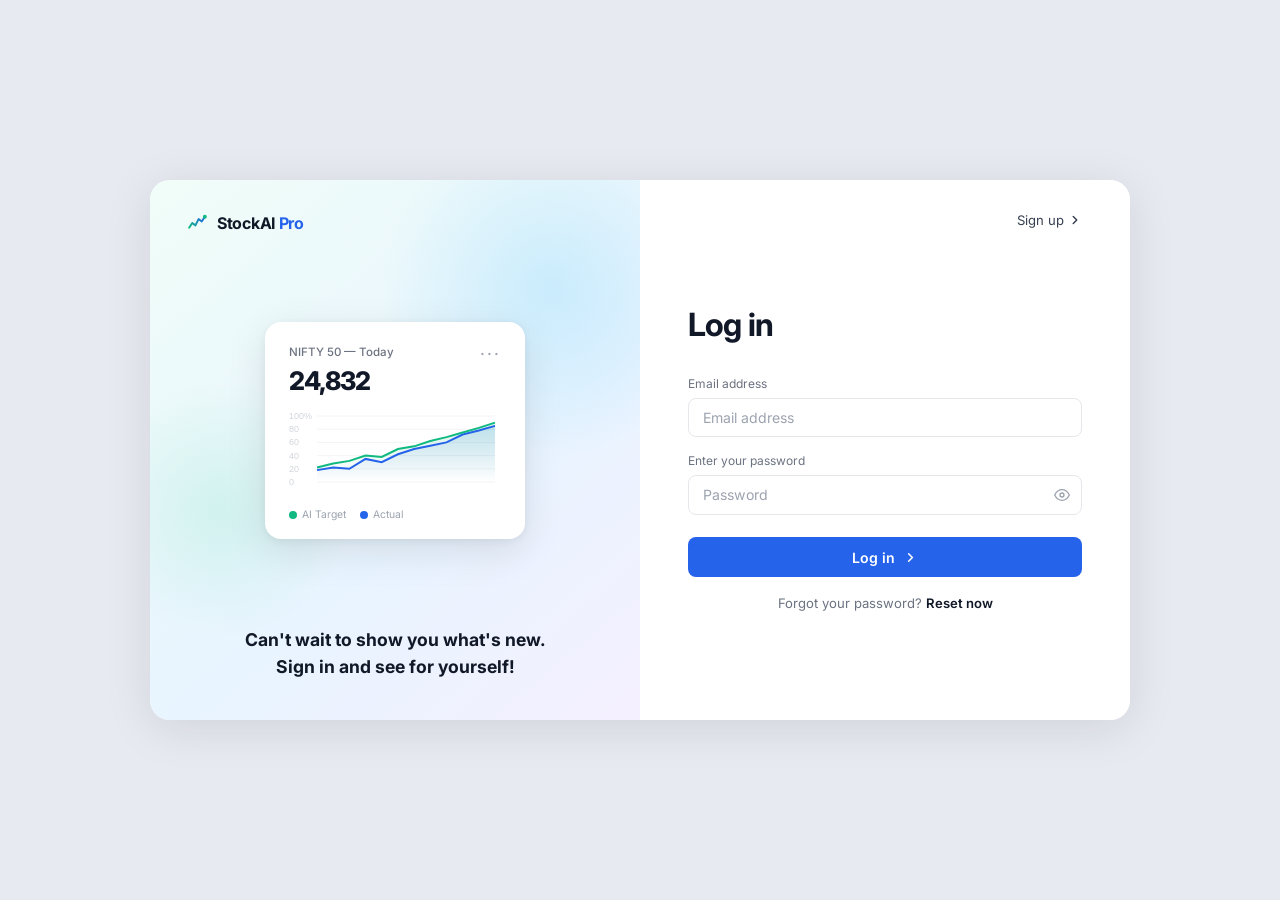
<file: StockAI-Pro/frontend/login.html>
<!DOCTYPE html>
<html lang="en">
<head>
  <meta charset="UTF-8" />
  <meta name="viewport" content="width=device-width, initial-scale=1.0" />
  <title>Log in — StockAI Pro</title>
  <meta name="description" content="Sign in to StockAI Pro and access AI-powered stock market analysis." />
  <link rel="preconnect" href="https://fonts.googleapis.com" />
  <link rel="preconnect" href="https://fonts.gstatic.com" crossorigin />
  <link href="https://fonts.googleapis.com/css2?family=Inter:wght@300;400;500;600;700;800&display=swap" rel="stylesheet" />
  <style>
    *, *::before, *::after { box-sizing: border-box; margin: 0; padding: 0; }

    body {
      font-family: 'Inter', sans-serif;
      background: #e8eaf2;
      min-height: 100vh;
      display: flex;
      align-items: center;
      justify-content: center;
      padding: 2rem;
    }

    /* ── outer wrapper ── */
    .wrapper {
      display: flex;
      width: 100%;
      max-width: 980px;
      min-height: 540px;
      background: #ffffff;
      border-radius: 20px;
      overflow: hidden;
      box-shadow: 0 8px 48px rgba(0,0,0,0.10);
    }

    /* ════════════════════════
       LEFT PANEL
    ════════════════════════ */
    .left {
      flex: 1 1 50%;
      background: linear-gradient(140deg, #f0fdf8 0%, #e8f4ff 60%, #f5f0ff 100%);
      display: flex;
      flex-direction: column;
      padding: 2rem 2.25rem;
      position: relative;
      overflow: hidden;
    }

    /* subtle decorative blob */
    .left::before {
      content: '';
      position: absolute;
      width: 340px; height: 340px;
      background: radial-gradient(circle, rgba(56,189,248,0.18) 0%, transparent 70%);
      top: -60px; right: -80px;
      border-radius: 50%;
    }
    .left::after {
      content: '';
      position: absolute;
      width: 260px; height: 260px;
      background: radial-gradient(circle, rgba(52,211,153,0.14) 0%, transparent 70%);
      bottom: 80px; left: -60px;
      border-radius: 50%;
    }

    /* logo */
    .brand-logo {
      display: flex;
      align-items: center;
      gap: 9px;
      text-decoration: none;
      position: relative;
      z-index: 1;
    }
    .brand-logo-text {
      font-size: 1rem;
      font-weight: 700;
      color: #111827;
      letter-spacing: -0.3px;
    }
    .brand-logo-text span { color: #2563eb; }

    /* floating chart card */
    .chart-area {
      flex: 1;
      display: flex;
      align-items: center;
      justify-content: center;
      position: relative;
      z-index: 1;
    }

    .chart-card {
      background: #ffffff;
      border-radius: 16px;
      padding: 1.4rem 1.5rem 1.1rem;
      width: 260px;
      box-shadow: 0 12px 40px rgba(0,0,0,0.10), 0 2px 8px rgba(0,0,0,0.06);
    }
    .chart-card-top {
      display: flex;
      justify-content: space-between;
      align-items: flex-start;
      margin-bottom: 0.15rem;
    }
    .chart-card-label { font-size: 0.72rem; color: #6b7280; font-weight: 500; }
    .chart-card-dots { color: #9ca3af; font-size: 1.1rem; letter-spacing: 2px; line-height: 1; }
    .chart-card-value { font-size: 1.6rem; font-weight: 800; color: #111827; margin-bottom: 0.9rem; letter-spacing: -1px; }

    #miniChart { display: block; width: 100%; height: 90px; }

    .chart-legend {
      display: flex;
      gap: 14px;
      margin-top: 0.5rem;
    }
    .legend-item { display: flex; align-items: center; gap: 5px; font-size: 0.65rem; color: #9ca3af; }
    .legend-dot { width: 8px; height: 8px; border-radius: 50%; }

    /* tagline */
    .tagline {
      text-align: center;
      padding: 0 1rem 0.5rem;
      position: relative;
      z-index: 1;
    }
    .tagline p {
      font-size: 1.1rem;
      font-weight: 700;
      color: #111827;
      line-height: 1.5;
    }

    /* ════════════════════════
       RIGHT PANEL
    ════════════════════════ */
    .right {
      flex: 1 1 50%;
      background: #ffffff;
      display: flex;
      flex-direction: column;
      padding: 2rem 3rem;
      position: relative;
    }

    .right-top {
      display: flex;
      justify-content: flex-end;
    }
    .signup-link {
      font-size: 0.82rem;
      color: #374151;
      text-decoration: none;
      display: flex;
      align-items: center;
      gap: 4px;
      transition: color 0.2s;
    }
    .signup-link:hover { color: #2563eb; }
    .signup-link svg { transition: transform 0.2s; }
    .signup-link:hover svg { transform: translateX(3px); }

    .form-section {
      flex: 1;
      display: flex;
      flex-direction: column;
      justify-content: center;
      padding: 2rem 0;
    }

    h1 {
      font-size: 2rem;
      font-weight: 700;
      color: #111827;
      letter-spacing: -0.8px;
      margin-bottom: 2rem;
    }

    /* field */
    .field { margin-bottom: 1rem; }
    .field label {
      display: block;
      font-size: 0.75rem;
      color: #6b7280;
      margin-bottom: 0.4rem;
      font-weight: 400;
    }

    .input-wrap { position: relative; }
    input[type="email"],
    input[type="password"],
    input[type="text"] {
      width: 100%;
      padding: 0.65rem 2.5rem 0.65rem 0.85rem;
      border: 1px solid #e5e7eb;
      border-radius: 8px;
      font-size: 0.88rem;
      font-family: 'Inter', sans-serif;
      color: #111827;
      background: #fff;
      outline: none;
      transition: border-color 0.2s, box-shadow 0.2s;
    }
    input::placeholder { color: #9ca3af; }
    input:focus {
      border-color: #2563eb;
      box-shadow: 0 0 0 3px rgba(37,99,235,0.1);
    }
    .input-err { border-color: #ef4444 !important; }
    .input-err:focus { box-shadow: 0 0 0 3px rgba(239,68,68,0.1) !important; }

    .toggle-pw {
      position: absolute; right: 10px; top: 50%; transform: translateY(-50%);
      background: none; border: none; cursor: pointer;
      color: #9ca3af; display: flex; padding: 2px;
      transition: color 0.2s;
    }
    .toggle-pw:hover { color: #374151; }

    .error-msg {
      font-size: 0.72rem;
      color: #ef4444;
      margin-top: 0.3rem;
      display: none;
    }

    /* submit button */
    .btn-login {
      width: 100%;
      padding: 0.72rem 1rem;
      background: #2563eb;
      color: #fff;
      border: none;
      border-radius: 8px;
      font-size: 0.88rem;
      font-weight: 600;
      font-family: 'Inter', sans-serif;
      cursor: pointer;
      display: flex;
      align-items: center;
      justify-content: center;
      gap: 8px;
      margin-top: 1.4rem;
      transition: background 0.2s, transform 0.15s, box-shadow 0.2s;
    }
    .btn-login:hover  { background: #1d4ed8; transform: translateY(-1px); box-shadow: 0 6px 20px rgba(37,99,235,0.3); }
    .btn-login:active { transform: translateY(0); }
    .btn-login:disabled { opacity: 0.6; cursor: not-allowed; transform: none; box-shadow: none; }
    .btn-login svg { transition: transform 0.2s; }
    .btn-login:hover svg { transform: translateX(3px); }

    /* spinner */
    .spinner {
      width: 16px; height: 16px;
      border: 2px solid rgba(255,255,255,0.35);
      border-top-color: #fff;
      border-radius: 50%;
      animation: spin 0.65s linear infinite;
      display: none;
    }
    @keyframes spin { to { transform: rotate(360deg); } }

    /* forgot */
    .forgot-row {
      text-align: center;
      margin-top: 1.1rem;
      font-size: 0.82rem;
      color: #6b7280;
    }
    .forgot-row a { color: #111827; font-weight: 600; text-decoration: none; transition: color 0.2s; }
    .forgot-row a:hover { color: #2563eb; }

    /* success overlay */
    .success-overlay {
      position: absolute; inset: 0;
      background: #fff;
      display: none;
      flex-direction: column;
      align-items: center;
      justify-content: center;
      gap: 14px;
      text-align: center;
      border-radius: 0 20px 20px 0;
    }
    .success-icon {
      width: 60px; height: 60px;
      background: #2563eb;
      border-radius: 50%;
      display: grid; place-items: center;
      animation: popIn 0.4s cubic-bezier(0.22,1,0.36,1) both;
    }
    @keyframes popIn { from{transform:scale(0);opacity:0} to{transform:scale(1);opacity:1} }
    .success-title { font-size: 1.2rem; font-weight: 700; color: #111827; }
    .success-sub   { font-size: 0.82rem; color: #6b7280; }

    @media (max-width: 680px) {
      body { padding: 1rem; }
      .wrapper { flex-direction: column; min-height: auto; }
      .left { padding: 1.75rem; }
      .right { padding: 2rem 1.75rem; }
      h1 { font-size: 1.6rem; }
      .success-overlay { border-radius: 0 0 20px 20px; }
    }
  </style>
</head>
<body>

<div class="wrapper">

  <!-- LEFT PANEL -->
  <div class="left">

    <a href="index.html" class="brand-logo">
      <svg width="22" height="22" viewBox="0 0 28 28" fill="none">
        <path d="M4 20 L8 14 L12 17 L16 9 L20 12 L24 6" stroke="url(#lg1)" stroke-width="2.5" stroke-linecap="round" stroke-linejoin="round"/>
        <circle cx="24" cy="6" r="2.5" fill="#10b981"/>
        <defs>
          <linearGradient id="lg1" x1="4" y1="20" x2="24" y2="6" gradientUnits="userSpaceOnUse">
            <stop stop-color="#10b981"/><stop offset="1" stop-color="#2563eb"/>
          </linearGradient>
        </defs>
      </svg>
      <span class="brand-logo-text">StockAI <span>Pro</span></span>
    </a>

    <div class="chart-area">
      <div class="chart-card">
        <div class="chart-card-top">
          <span class="chart-card-label">NIFTY 50 — Today</span>
          <span class="chart-card-dots">···</span>
        </div>
        <div class="chart-card-value">24,832</div>
        <canvas id="miniChart"></canvas>
        <div class="chart-legend">
          <div class="legend-item"><div class="legend-dot" style="background:#10b981"></div>AI Target</div>
          <div class="legend-item"><div class="legend-dot" style="background:#2563eb"></div>Actual</div>
        </div>
      </div>
    </div>

    <div class="tagline">
      <p>Can't wait to show you what's new.<br><strong>Sign in and see for yourself!</strong></p>
    </div>

  </div>

  <!-- RIGHT PANEL -->
  <div class="right">

    <div class="right-top">
      <a href="#" class="signup-link">
        Sign up
        <svg width="14" height="14" viewBox="0 0 24 24" fill="none" stroke="currentColor" stroke-width="2.5" stroke-linecap="round" stroke-linejoin="round">
          <polyline points="9 18 15 12 9 6"/>
        </svg>
      </a>
    </div>

    <div class="form-section">
      <h1>Log in</h1>

      <form id="loginForm" novalidate>

        <div class="field">
          <label for="email">Email address</label>
          <div class="input-wrap">
            <input type="email" id="email" placeholder="Email address" autocomplete="email" />
          </div>
          <span class="error-msg" id="emailError">Please enter a valid email address.</span>
        </div>

        <div class="field">
          <label for="password">Enter your password</label>
          <div class="input-wrap">
            <input type="password" id="password" placeholder="Password" autocomplete="current-password" />
            <button type="button" class="toggle-pw" id="togglePw" aria-label="Show or hide password">
              <svg id="eyeIcon" width="16" height="16" viewBox="0 0 24 24" fill="none" stroke="currentColor" stroke-width="2" stroke-linecap="round" stroke-linejoin="round">
                <path d="M1 12s4-8 11-8 11 8 11 8-4 8-11 8-11-8-11-8z"/>
                <circle cx="12" cy="12" r="3"/>
              </svg>
            </button>
          </div>
          <span class="error-msg" id="pwError">Password must be at least 6 characters.</span>
        </div>

        <button type="submit" class="btn-login" id="submitBtn">
          <span id="btnText">Log in</span>
          <svg id="btnArrow" width="15" height="15" viewBox="0 0 24 24" fill="none" stroke="currentColor" stroke-width="2.5" stroke-linecap="round" stroke-linejoin="round">
            <polyline points="9 18 15 12 9 6"/>
          </svg>
          <div class="spinner" id="btnSpinner"></div>
        </button>

      </form>

      <p class="forgot-row">Forgot your password? <a href="#">Reset now</a></p>
    </div>

    <div class="success-overlay" id="successOverlay">
      <div class="success-icon">
        <svg width="28" height="28" viewBox="0 0 24 24" fill="none" stroke="#fff" stroke-width="3" stroke-linecap="round" stroke-linejoin="round">
          <polyline points="20 6 9 17 4 12"/>
        </svg>
      </div>
      <p class="success-title">Welcome back!</p>
      <p class="success-sub">Redirecting to your dashboard…</p>
    </div>

  </div>

</div>

<script>
/* ── Mini canvas chart ── */
(function () {
  const canvas = document.getElementById('miniChart');
  if (!canvas) return;
  const dpr = window.devicePixelRatio || 1;
  const W   = canvas.parentElement.clientWidth - 48 || 222;
  const H   = 90;
  canvas.width  = W * dpr;
  canvas.height = H * dpr;
  canvas.style.width  = W + 'px';
  canvas.style.height = H + 'px';
  const ctx = canvas.getContext('2d');
  ctx.scale(dpr, dpr);

  const actual = [0.18,0.22,0.20,0.35,0.30,0.42,0.50,0.55,0.60,0.72,0.78,0.85];
  const target = [0.22,0.28,0.32,0.40,0.38,0.50,0.54,0.62,0.68,0.75,0.82,0.90];
  const pad    = { t:6, b:18, l:28, r:6 };
  const cW     = W - pad.l - pad.r;
  const cH     = H - pad.t - pad.b;

  function xPos(i, arr) { return pad.l + (i / (arr.length - 1)) * cW; }
  function yPos(v)       { return pad.t + (1 - v) * cH; }

  ctx.font = '9px Inter,sans-serif';
  ctx.fillStyle = '#d1d5db';
  ['100%','80','60','40','20','0'].forEach((lbl, i) => {
    const y = pad.t + (i / 5) * cH;
    ctx.fillText(lbl, 0, y + 3);
    ctx.beginPath();
    ctx.strokeStyle = '#f3f4f6';
    ctx.lineWidth = 1;
    ctx.moveTo(pad.l, y);
    ctx.lineTo(pad.l + cW, y);
    ctx.stroke();
  });

  function drawFill(pts, r, g, b) {
    ctx.beginPath();
    pts.forEach((v, i) => {
      const x = xPos(i, pts), y = yPos(v);
      i === 0 ? ctx.moveTo(x, y) : ctx.lineTo(x, y);
    });
    ctx.lineTo(xPos(pts.length - 1, pts), pad.t + cH);
    ctx.lineTo(pad.l, pad.t + cH);
    ctx.closePath();
    const grad = ctx.createLinearGradient(0, pad.t, 0, pad.t + cH);
    grad.addColorStop(0, `rgba(${r},${g},${b},0.18)`);
    grad.addColorStop(1, `rgba(${r},${g},${b},0)`);
    ctx.fillStyle = grad;
    ctx.fill();
  }

  function drawLine(pts, color) {
    ctx.beginPath();
    pts.forEach((v, i) => {
      const x = xPos(i, pts), y = yPos(v);
      i === 0 ? ctx.moveTo(x, y) : ctx.lineTo(x, y);
    });
    ctx.strokeStyle = color;
    ctx.lineWidth   = 2;
    ctx.stroke();
  }

  drawFill(actual, 37, 99, 235);
  drawFill(target, 16, 185, 129);
  drawLine(actual, '#2563eb');
  drawLine(target, '#10b981');
})();

/* ── Password toggle ── */
const pwInput = document.getElementById('password');
const eyeIcon = document.getElementById('eyeIcon');
document.getElementById('togglePw').addEventListener('click', () => {
  const v = pwInput.type === 'text';
  pwInput.type = v ? 'password' : 'text';
  eyeIcon.innerHTML = v
    ? '<path d="M1 12s4-8 11-8 11 8 11 8-4 8-11 8-11-8-11-8z"/><circle cx="12" cy="12" r="3"/>'
    : '<path d="M17.94 17.94A10.07 10.07 0 0 1 12 20c-7 0-11-8-11-8a18.45 18.45 0 0 1 5.06-5.94M9.9 4.24A9.12 9.12 0 0 1 12 4c7 0 11 8 11 8a18.5 18.5 0 0 1-2.16 3.19m-6.72-1.07a3 3 0 1 1-4.24-4.24"/><line x1="1" y1="1" x2="23" y2="23"/>';
});

/* ── Form ── */
const emailEl  = document.getElementById('email');
const emailErr = document.getElementById('emailError');
const pwErr    = document.getElementById('pwError');
const submitBtn = document.getElementById('submitBtn');
const btnText   = document.getElementById('btnText');
const btnArrow  = document.getElementById('btnArrow');
const spinner   = document.getElementById('btnSpinner');

function isEmail(v) { return /^[^\s@]+@[^\s@]+\.[^\s@]+$/.test(v); }
function showErr(msg, inp, show) {
  msg.style.display = show ? 'block' : 'none';
  inp.classList.toggle('input-err', show);
}

emailEl.addEventListener('input', () => showErr(emailErr, emailEl, false));
pwInput.addEventListener('input', () => showErr(pwErr, pwInput, false));

document.getElementById('loginForm').addEventListener('submit', async (e) => {
  e.preventDefault();
  let ok = true;
  if (!isEmail(emailEl.value.trim())) { showErr(emailErr, emailEl, true); ok = false; }
  if (pwInput.value.length < 6)       { showErr(pwErr, pwInput, true);    ok = false; }
  if (!ok) return;

  submitBtn.disabled     = true;
  btnText.textContent    = 'Signing in\u2026';
  btnArrow.style.display = 'none';
  spinner.style.display  = 'block';

  await new Promise(r => setTimeout(r, 1600));
  const ov = document.getElementById('successOverlay');
  ov.style.display = 'flex';
  setTimeout(() => { window.location.href = 'desboard.html'; }, 1800);
});
</script>
</body>
</html>
</file>
<file: style.css>
/* ============================================================
   StockAI Pro — Enhanced Design System with Light/Dark Mode
   ============================================================ */

/* ===== DARK MODE (DEFAULT) ===== */
:root,
[data-theme="dark"] {
  --bg-primary: #080c18;
  --bg-secondary: #0d1428;
  --bg-card: #101827;
  --bg-card-hover: #161f35;
  --bg-glass: rgba(16,24,39,0.7);
  --border: rgba(255,255,255,0.08);
  --border-bright: rgba(0,245,160,0.3);
  --accent-green: #00f5a0;
  --accent-cyan: #00d9f5;
  --accent-blue: #4f6ef7;
  --accent-purple: #8b5cf6;
  --accent-red: #ef4444;
  --accent-yellow: #f59e0b;
  --text-primary: #f1f5f9;
  --text-secondary: #94a3b8;
  --text-muted: #475569;
  --positive: #00f5a0;
  --negative: #ef4444;
  --gradient-main: linear-gradient(135deg, #00f5a0, #00d9f5);
  --gradient-hero: linear-gradient(135deg, #00f5a0 0%, #00d9f5 50%, #4f6ef7 100%);
  --gradient-card: linear-gradient(145deg, #101827 0%, #0d1428 100%);
  --shadow-glow: 0 0 40px rgba(0,245,160,0.15);
  --shadow-card: 0 4px 24px rgba(0,0,0,0.4);
  --shadow-md: 0 8px 32px rgba(0,0,0,0.5);
  --radius-sm: 8px;
  --radius-md: 12px;
  --radius-lg: 20px;
  --radius-xl: 28px;
  --font-main: 'Inter', sans-serif;
  --font-display: 'Space Grotesk', sans-serif;
  --transition: all 0.25s cubic-bezier(0.4, 0, 0.2, 1);
  --nav-bg: rgba(8,12,24,0.85);
  --nav-scrolled: rgba(8,12,24,0.97);
  --ticker-bg: rgba(13,20,40,0.95);
  --modal-bg: rgba(0,0,0,0.8);
  --chat-bg: rgba(0,0,0,0.5);
  --input-bg: rgba(255,255,255,0.05);
  --table-row-hover: rgba(255,255,255,0.02);
  --hero-grid-color: rgba(0,245,160,0.03);
  --section-dark-bg: #0d1428;
}

/* ===== LIGHT MODE ===== */
[data-theme="light"] {
  --bg-primary: #f0f4ff;
  --bg-secondary: #e8eef8;
  --bg-card: #ffffff;
  --bg-card-hover: #f8faff;
  --bg-glass: rgba(255,255,255,0.85);
  --border: rgba(0,0,0,0.09);
  --border-bright: rgba(0,168,118,0.4);
  --accent-green: #00a876;
  --accent-cyan: #0097d9;
  --accent-blue: #3b5af7;
  --accent-purple: #7c3aed;
  --accent-red: #dc2626;
  --accent-yellow: #d97706;
  --text-primary: #0f172a;
  --text-secondary: #374151;
  --text-muted: #6b7280;
  --positive: #059669;
  --negative: #dc2626;
  --gradient-main: linear-gradient(135deg, #00a876, #0097d9);
  --gradient-hero: linear-gradient(135deg, #00a876 0%, #0097d9 50%, #3b5af7 100%);
  --gradient-card: linear-gradient(145deg, #ffffff 0%, #f0f4ff 100%);
  --shadow-glow: 0 0 40px rgba(0,168,118,0.12);
  --shadow-card: 0 4px 24px rgba(0,0,0,0.08);
  --shadow-md: 0 8px 32px rgba(0,0,0,0.12);
  --nav-bg: rgba(240,244,255,0.9);
  --nav-scrolled: rgba(240,244,255,0.98);
  --ticker-bg: rgba(232,238,248,0.98);
  --modal-bg: rgba(0,0,0,0.5);
  --chat-bg: rgba(0,0,0,0.3);
  --input-bg: rgba(0,0,0,0.04);
  --table-row-hover: rgba(0,0,0,0.02);
  --hero-grid-color: rgba(0,168,118,0.06);
  --section-dark-bg: #e8eef8;
}

/* ===== RESET & BASE ===== */
* { margin: 0; padding: 0; box-sizing: border-box; }
html { scroll-behavior: smooth; }

body {
  font-family: var(--font-main);
  background: var(--bg-primary);
  color: var(--text-primary);
  overflow-x: hidden;
  line-height: 1.6;
  transition: background 0.4s ease, color 0.4s ease;
}

/* ===== SCROLLBAR ===== */
::-webkit-scrollbar { width: 6px; }
::-webkit-scrollbar-track { background: var(--bg-primary); }
::-webkit-scrollbar-thumb { background: var(--accent-green); border-radius: 3px; }

/* ===== TYPOGRAPHY ===== */
.gradient-text {
  background: var(--gradient-hero);
  -webkit-background-clip: text;
  -webkit-text-fill-color: transparent;
  background-clip: text;
}

/* ===== THEME TOGGLE BUTTON ===== */
.theme-toggle-btn {
  width: 48px;
  height: 26px;
  background: var(--bg-card);
  border: 1.5px solid var(--border);
  border-radius: 50px;
  cursor: pointer;
  position: relative;
  transition: var(--transition);
  flex-shrink: 0;
  display: flex;
  align-items: center;
  padding: 3px;
  outline: none;
}
.theme-toggle-btn:hover { border-color: var(--accent-green); box-shadow: 0 0 0 3px rgba(0,245,160,0.1); }
.theme-knob {
  width: 18px;
  height: 18px;
  border-radius: 50%;
  background: var(--gradient-main);
  transition: transform 0.35s cubic-bezier(0.34,1.56,0.64,1);
  display: flex;
  align-items: center;
  justify-content: center;
  font-size: 11px;
  box-shadow: 0 2px 8px rgba(0,0,0,0.3);
  flex-shrink: 0;
}
[data-theme="light"] .theme-knob { transform: translateX(22px); }

/* ===== BUTTONS ===== */
.btn-primary {
  background: var(--gradient-main);
  color: #080c18;
  border: none;
  padding: 10px 22px;
  border-radius: 50px;
  font-weight: 700;
  font-size: 0.9rem;
  cursor: pointer;
  transition: var(--transition);
  font-family: var(--font-main);
  white-space: nowrap;
  position: relative;
  overflow: hidden;
}
.btn-primary:hover { transform: translateY(-2px); box-shadow: 0 8px 25px rgba(0,245,160,0.35); }
.btn-primary:active { transform: translateY(0); }
.btn-primary.btn-lg { padding: 14px 32px; font-size: 1rem; }

.btn-outline {
  background: transparent;
  color: var(--accent-green);
  border: 1.5px solid var(--accent-green);
  padding: 9px 20px;
  border-radius: 50px;
  font-weight: 600;
  font-size: 0.85rem;
  cursor: pointer;
  transition: var(--transition);
  font-family: var(--font-main);
}
.btn-outline:hover { background: rgba(0,245,160,0.1); transform: translateY(-1px); }

.btn-ghost {
  background: var(--input-bg);
  color: var(--text-primary);
  border: 1.5px solid var(--border);
  padding: 14px 28px;
  border-radius: 50px;
  font-weight: 600;
  font-size: 1rem;
  cursor: pointer;
  transition: var(--transition);
  font-family: var(--font-main);
  display: flex;
  align-items: center;
  gap: 8px;
}
.btn-ghost:hover { background: var(--bg-card-hover); border-color: var(--border-bright); transform: translateY(-1px); }
.btn-ghost.btn-lg { padding: 14px 32px; }

/* ===== NAVBAR ===== */
.navbar {
  position: fixed;
  top: 0;
  left: 0;
  right: 0;
  z-index: 1000;
  background: var(--nav-bg);
  backdrop-filter: blur(20px);
  -webkit-backdrop-filter: blur(20px);
  border-bottom: 1px solid var(--border);
  transition: background 0.3s ease, box-shadow 0.3s ease;
}
.navbar.scrolled { background: var(--nav-scrolled); box-shadow: 0 4px 20px rgba(0,0,0,0.15); }

.nav-container {
  max-width: 1400px;
  margin: 0 auto;
  padding: 0 clamp(14px, 3vw, 32px);
  height: 68px;
  display: flex;
  align-items: center;
  gap: 20px;
}
.nav-logo {
  display: flex;
  align-items: center;
  gap: 10px;
  text-decoration: none;
  flex-shrink: 0;
  transition: var(--transition);
}
.nav-logo:hover { opacity: 0.85; }
.logo-icon {
  width: 38px;
  height: 38px;
  background: linear-gradient(135deg, rgba(0,245,160,0.15), rgba(0,217,245,0.15));
  border: 1px solid rgba(0,245,160,0.3);
  border-radius: 10px;
  display: flex;
  align-items: center;
  justify-content: center;
  flex-shrink: 0;
}
[data-theme="light"] .logo-icon {
  background: linear-gradient(135deg, rgba(0,168,118,0.1), rgba(0,151,217,0.1));
  border-color: rgba(0,168,118,0.25);
}
.logo-text {
  font-family: var(--font-display);
  font-size: 1.2rem;
  font-weight: 700;
  color: var(--text-primary);
  white-space: nowrap;
}
.logo-accent { color: var(--accent-green); }

.nav-links {
  display: flex;
  align-items: center;
  gap: 2px;
  flex: 1;
}
.nav-link {
  color: var(--text-secondary);
  text-decoration: none;
  font-size: 0.88rem;
  font-weight: 500;
  padding: 6px 12px;
  border-radius: 8px;
  transition: var(--transition);
  white-space: nowrap;
}
.nav-link:hover { color: var(--text-primary); background: var(--input-bg); }

.nav-actions { display: flex; align-items: center; gap: 8px; margin-left: auto; flex-shrink: 0; }
.hamburger {
  display: none;
  flex-direction: column;
  gap: 5px;
  background: none;
  border: none;
  cursor: pointer;
  padding: 6px;
  border-radius: 8px;
  transition: var(--transition);
}
.hamburger:hover { background: var(--input-bg); }
.hamburger span { display: block; width: 22px; height: 2px; background: var(--text-primary); border-radius: 2px; transition: var(--transition); }
.hamburger.open span:nth-child(1) { transform: translateY(7px) rotate(45deg); }
.hamburger.open span:nth-child(2) { opacity: 0; transform: scaleX(0); }
.hamburger.open span:nth-child(3) { transform: translateY(-7px) rotate(-45deg); }

/* ===== TICKER STRIP ===== */
.ticker-strip {
  position: fixed;
  top: 68px;
  left: 0;
  right: 0;
  z-index: 999;
  background: var(--ticker-bg);
  border-bottom: 1px solid var(--border);
  overflow: hidden;
  height: 38px;
  display: flex;
  align-items: center;
}
.ticker-track {
  display: flex;
  gap: 0;
  animation: tickerScroll 50s linear infinite;
  white-space: nowrap;
}
.ticker-track:hover { animation-play-state: paused; cursor: default; }
.ticker-item {
  display: flex;
  align-items: center;
  gap: 8px;
  padding: 0 20px;
  border-right: 1px solid var(--border);
  font-size: 0.78rem;
  font-weight: 500;
}
.ticker-name { color: var(--text-muted); }
.ticker-price { color: var(--text-primary); font-weight: 600; }
.ticker-change.up { color: var(--positive); }
.ticker-change.down { color: var(--negative); }
@keyframes tickerScroll { from { transform: translateX(0); } to { transform: translateX(-50%); } }

/* ===== HERO ===== */
.hero {
  min-height: 100vh;
  padding: clamp(110px, 13vh, 155px) clamp(16px, 4vw, 64px) clamp(60px, 8vw, 100px);
  display: flex;
  align-items: center;
  gap: clamp(32px, 5vw, 72px);
  max-width: 1400px;
  margin: 0 auto;
  position: relative;
  overflow: hidden;
}
.hero-bg-grid {
  position: fixed;
  inset: 0;
  background-image:
    linear-gradient(var(--hero-grid-color) 1px, transparent 1px),
    linear-gradient(90deg, var(--hero-grid-color) 1px, transparent 1px);
  background-size: 60px 60px;
  z-index: -2;
  pointer-events: none;
}
.hero-particles {
  position: absolute;
  inset: 0;
  z-index: -1;
  pointer-events: none;
}
.particle {
  position: absolute;
  border-radius: 50%;
  background: radial-gradient(circle, rgba(0,245,160,0.6), transparent);
  animation: floatParticle linear infinite;
}
[data-theme="light"] .particle {
  background: radial-gradient(circle, rgba(0,168,118,0.35), transparent);
}
@keyframes floatParticle {
  0% { transform: translateY(0) scale(1); opacity: 0; }
  10% { opacity: 1; }
  90% { opacity: 0.5; }
  100% { transform: translateY(-80vh) scale(0); opacity: 0; }
}

.hero-content { flex: 1; max-width: 620px; }
.hero-badge {
  display: inline-flex;
  align-items: center;
  gap: 8px;
  background: rgba(0,245,160,0.08);
  border: 1px solid rgba(0,245,160,0.2);
  color: var(--accent-green);
  padding: 6px 16px;
  border-radius: 50px;
  font-size: 0.82rem;
  font-weight: 600;
  margin-bottom: 24px;
  animation: fadeInUp 0.6s ease both;
}
[data-theme="light"] .hero-badge {
  background: rgba(0,168,118,0.08);
  border-color: rgba(0,168,118,0.2);
}
.badge-dot {
  width: 7px;
  height: 7px;
  background: var(--accent-green);
  border-radius: 50%;
  animation: pulse 1.5s infinite;
}
@keyframes pulse { 0%,100% { opacity:1; transform: scale(1); } 50% { opacity:0.5; transform: scale(1.4); } }

.hero-title {
  font-family: var(--font-display);
  font-size: clamp(2rem, 5.5vw, 3.8rem);
  font-weight: 800;
  line-height: 1.15;
  margin-bottom: 20px;
  animation: fadeInUp 0.7s 0.1s ease both;
}
.hero-subtitle {
  color: var(--text-secondary);
  font-size: clamp(0.92rem, 2vw, 1.1rem);
  line-height: 1.7;
  margin-bottom: 36px;
  animation: fadeInUp 0.7s 0.2s ease both;
}
.hero-cta {
  display: flex;
  gap: 14px;
  flex-wrap: wrap;
  margin-bottom: 48px;
  animation: fadeInUp 0.7s 0.3s ease both;
}
.hero-stats {
  display: flex;
  align-items: center;
  animation: fadeInUp 0.7s 0.4s ease both;
  flex-wrap: wrap;
  row-gap: 8px;
}
.stat-item { text-align: center; padding: 8px 24px; }
.stat-item:first-child { padding-left: 0; }
.stat-value {
  display: block;
  font-family: var(--font-display);
  font-size: clamp(1.25rem, 3vw, 1.7rem);
  font-weight: 700;
  color: var(--accent-green);
}
.stat-label { display: block; font-size: 0.78rem; color: var(--text-muted); margin-top: 2px; }
.stat-divider { width: 1px; height: 36px; background: var(--border); flex-shrink: 0; }

/* Hero Chart Card */
.hero-chart-card {
  flex: 0 0 clamp(280px, 35vw, 440px);
  background: var(--bg-card);
  border: 1px solid var(--border);
  border-radius: var(--radius-xl);
  padding: clamp(16px, 2.5vw, 28px);
  box-shadow: var(--shadow-glow), var(--shadow-card);
  animation: fadeInRight 0.8s 0.3s ease both;
  position: relative;
}
.hero-chart-card::before {
  content: '';
  position: absolute;
  top: -1px;
  left: 20%;
  right: 20%;
  height: 2px;
  background: var(--gradient-main);
  border-radius: 2px;
}
.chart-card-header { display: flex; justify-content: space-between; align-items: flex-start; margin-bottom: 16px; flex-wrap: wrap; gap: 8px; }
.chart-card-title { font-family: var(--font-display); font-size: 1.1rem; font-weight: 700; }
.chart-card-subtitle { font-size: 0.78rem; color: var(--text-muted); margin-top: 2px; }
.chart-card-price { text-align: right; }
.price-value { display: block; font-size: 1.35rem; font-weight: 700; font-family: var(--font-display); }
.price-change { font-size: 0.85rem; font-weight: 600; padding: 2px 8px; border-radius: 20px; display: inline-block; margin-top: 4px; }
.price-change.positive { background: rgba(0,245,160,0.12); color: var(--positive); }
.price-change.negative { background: rgba(239,68,68,0.12); color: var(--negative); }
[data-theme="light"] .price-change.positive { background: rgba(5,150,105,0.1); }
.chart-card-footer { display: flex; justify-content: space-between; margin-top: 12px; font-size: 0.78rem; color: var(--text-muted); flex-wrap: wrap; gap: 4px; }

@keyframes fadeInUp { from { opacity:0; transform: translateY(30px); } to { opacity:1; transform: translateY(0); } }
@keyframes fadeInRight { from { opacity:0; transform: translateX(40px); } to { opacity:1; transform: translateX(0); } }

/* ===== SECTIONS ===== */
.section {
  padding: clamp(60px, 9vw, 110px) clamp(16px, 4vw, 48px);
  position: relative;
}
.section-dark { background: var(--section-dark-bg); }
.section-container { max-width: 1400px; margin: 0 auto; }
.section-header { text-align: center; margin-bottom: clamp(32px, 5vw, 60px); }
.section-title {
  font-family: var(--font-display);
  font-size: clamp(1.6rem, 3.5vw, 2.8rem);
  font-weight: 800;
  margin-bottom: 12px;
}
.section-subtitle { color: var(--text-secondary); font-size: clamp(0.9rem, 1.8vw, 1.05rem); max-width: 560px; margin: 0 auto; }

/* ===== INDICES GRID ===== */
.indices-grid {
  display: grid;
  grid-template-columns: repeat(auto-fit, minmax(min(100%, 190px), 1fr));
  gap: 14px;
  margin-bottom: 40px;
}
.index-card {
  background: var(--bg-card);
  border: 1px solid var(--border);
  border-radius: var(--radius-lg);
  padding: clamp(14px, 2vw, 22px);
  cursor: pointer;
  transition: var(--transition);
  position: relative;
  overflow: hidden;
}
.index-card::before {
  content: '';
  position: absolute;
  top: 0; left: 0; right: 0;
  height: 2px;
  background: var(--gradient-main);
  transform: scaleX(0);
  transition: var(--transition);
}
.index-card:hover { border-color: var(--border-bright); transform: translateY(-4px); box-shadow: var(--shadow-glow); }
.index-card:hover::before { transform: scaleX(1); }
.index-card.negative::before { background: linear-gradient(90deg, #ef4444, #f59e0b); }
.index-name { font-size: 0.78rem; font-weight: 600; color: var(--text-muted); text-transform: uppercase; letter-spacing: 0.5px; margin-bottom: 8px; }
.index-value { font-family: var(--font-display); font-size: clamp(1.2rem, 2.5vw, 1.5rem); font-weight: 700; margin-bottom: 6px; }
.index-change { font-size: 0.82rem; font-weight: 600; }
.index-change.up { color: var(--positive); }
.index-change.down { color: var(--negative); }
.index-mini-chart { margin-top: 12px; height: 40px; width: 100%; }

/* ===== MARKET TABLES ===== */
.market-tables { display: grid; grid-template-columns: repeat(auto-fit, minmax(min(100%, 340px), 1fr)); gap: 20px; }
.table-card {
  background: var(--bg-card);
  border: 1px solid var(--border);
  border-radius: var(--radius-lg);
  overflow: hidden;
  transition: box-shadow 0.3s ease;
}
.table-card:hover { box-shadow: var(--shadow-md); }
.table-card-header {
  display: flex;
  align-items: center;
  justify-content: space-between;
  padding: 16px 20px;
  border-bottom: 1px solid var(--border);
}
.table-card-header h3 { font-size: 0.95rem; font-weight: 700; }
.live-badge {
  background: rgba(0,245,160,0.1);
  color: var(--accent-green);
  font-size: 0.7rem;
  font-weight: 700;
  padding: 3px 10px;
  border-radius: 20px;
  border: 1px solid rgba(0,245,160,0.2);
  animation: livePulse 2s infinite;
}
[data-theme="light"] .live-badge { background: rgba(0,168,118,0.08); border-color: rgba(0,168,118,0.2); }
@keyframes livePulse { 0%,100% { opacity:1; } 50% { opacity:0.55; } }

.stock-table { width: 100%; border-collapse: collapse; }
.stock-table th { padding: 10px 14px; text-align: left; font-size: 0.73rem; color: var(--text-muted); font-weight: 600; text-transform: uppercase; letter-spacing: 0.5px; border-bottom: 1px solid var(--border); }
.stock-table td { padding: 11px 14px; font-size: 0.84rem; border-bottom: 1px solid var(--border); transition: background 0.15s; }
.stock-table tr:hover td { background: var(--table-row-hover); }
.stock-table tr:last-child td { border-bottom: none; }
.stock-name { font-weight: 600; color: var(--text-primary); }
.up-text { color: var(--positive); font-weight: 600; }
.down-text { color: var(--negative); font-weight: 600; }

/* ===== AI BADGE ===== */
.ai-badge {
  display: inline-flex;
  background: linear-gradient(135deg, rgba(79,110,247,0.15), rgba(139,92,246,0.15));
  border: 1px solid rgba(139,92,246,0.35);
  color: #a78bfa;
  padding: 5px 16px;
  border-radius: 50px;
  font-size: 0.82rem;
  font-weight: 600;
  margin-bottom: 16px;
}
[data-theme="light"] .ai-badge {
  background: linear-gradient(135deg, rgba(59,90,247,0.1), rgba(124,58,237,0.1));
  border-color: rgba(124,58,237,0.3);
  color: #7c3aed;
}

/* ===== FILTER TABS ===== */
.filter-tabs {
  display: flex;
  gap: 8px;
  justify-content: center;
  margin-bottom: 40px;
  flex-wrap: wrap;
}
.filter-tab {
  background: transparent;
  border: 1.5px solid var(--border);
  color: var(--text-secondary);
  padding: 8px 22px;
  border-radius: 50px;
  font-size: 0.88rem;
  font-weight: 600;
  cursor: pointer;
  transition: var(--transition);
  font-family: var(--font-main);
}
.filter-tab.active, .filter-tab:hover {
  background: rgba(0,245,160,0.08);
  border-color: var(--accent-green);
  color: var(--accent-green);
}
[data-theme="light"] .filter-tab.active,
[data-theme="light"] .filter-tab:hover {
  background: rgba(0,168,118,0.08);
}

/* ===== PICKS GRID ===== */
.picks-grid {
  display: grid;
  grid-template-columns: repeat(auto-fill, minmax(min(100%, 285px), 1fr));
  gap: 18px;
  margin-bottom: 48px;
}
.pick-card {
  background: var(--bg-card);
  border: 1px solid var(--border);
  border-radius: var(--radius-lg);
  padding: clamp(16px, 2.5vw, 24px);
  cursor: pointer;
  transition: var(--transition);
  position: relative;
  overflow: hidden;
}
.pick-card:hover { transform: translateY(-6px); box-shadow: var(--shadow-md); border-color: var(--border-bright); }
.pick-card-top { display: flex; justify-content: space-between; align-items: flex-start; margin-bottom: 16px; gap: 10px; }
.pick-stock-info h3 { font-size: 1.05rem; font-weight: 700; margin-bottom: 4px; }
.pick-stock-info span { font-size: 0.78rem; color: var(--text-muted); }
.signal-badge {
  padding: 4px 12px;
  border-radius: 20px;
  font-size: 0.72rem;
  font-weight: 700;
  text-transform: uppercase;
  letter-spacing: 0.5px;
  white-space: nowrap;
  flex-shrink: 0;
}
.signal-buy { background: rgba(0,245,160,0.12); color: var(--positive); border: 1px solid rgba(0,245,160,0.3); }
.signal-hold { background: rgba(245,158,11,0.12); color: var(--accent-yellow); border: 1px solid rgba(245,158,11,0.3); }
.signal-watch { background: rgba(79,110,247,0.12); color: var(--accent-blue); border: 1px solid rgba(79,110,247,0.3); }
.signal-sell { background: rgba(239,68,68,0.12); color: var(--negative); border: 1px solid rgba(239,68,68,0.3); }

.pick-price-row { display: flex; justify-content: space-between; align-items: center; margin-bottom: 14px; }
.pick-price { font-family: var(--font-display); font-size: clamp(1.1rem, 2.5vw, 1.3rem); font-weight: 700; }
.pick-change { font-size: 0.85rem; font-weight: 600; }

.pick-metrics { display: grid; grid-template-columns: 1fr 1fr; gap: 8px; margin-bottom: 16px; }
.pick-metric { background: var(--input-bg); border-radius: 8px; padding: 8px 12px; }
.pick-metric-label { font-size: 0.7rem; color: var(--text-muted); margin-bottom: 2px; }
.pick-metric-value { font-size: 0.9rem; font-weight: 600; color: var(--text-primary); }

.ai-score-bar { margin-top: 4px; }
.ai-score-label { display: flex; justify-content: space-between; font-size: 0.75rem; margin-bottom: 6px; }
.ai-score-label span:first-child { color: var(--text-muted); }
.ai-score-label span:last-child { color: var(--accent-green); font-weight: 700; }
.score-track { height: 5px; background: var(--input-bg); border-radius: 3px; overflow: hidden; }
.score-fill { height: 100%; background: var(--gradient-main); border-radius: 3px; transition: width 1s ease; }

/* ===== AI CONFIDENCE SECTION ===== */
.ai-confidence {
  background: var(--bg-card);
  border: 1px solid var(--border);
  border-radius: var(--radius-xl);
  padding: clamp(18px, 3vw, 36px);
}
.confidence-header { display: flex; justify-content: space-between; align-items: center; margin-bottom: 28px; flex-wrap: wrap; gap: 8px; }
.confidence-header h3 { font-size: 1.05rem; font-weight: 700; }
.confidence-header span { font-size: 0.82rem; color: var(--text-muted); }
.confidence-bars { display: grid; grid-template-columns: repeat(auto-fit, minmax(min(100%, 180px), 1fr)); gap: 20px; }
.confidence-name { font-size: 0.85rem; color: var(--text-secondary); margin-bottom: 8px; font-weight: 500; }
.confidence-bar-track { height: 8px; background: var(--input-bg); border-radius: 4px; overflow: hidden; margin-bottom: 6px; }
.confidence-bar-fill { height: 100%; border-radius: 4px; background: var(--gradient-main); transition: width 1.5s ease; }
.confidence-pct { font-size: 0.82rem; font-weight: 700; color: var(--accent-green); }

/* ===== SCREENER ===== */
.screener-card {
  background: var(--bg-card);
  border: 1px solid var(--border);
  border-radius: var(--radius-xl);
  overflow: hidden;
}
.screener-filters {
  display: flex;
  gap: 14px;
  flex-wrap: wrap;
  align-items: flex-end;
  padding: clamp(16px, 3vw, 28px);
  border-bottom: 1px solid var(--border);
  background: var(--input-bg);
}
.filter-group { display: flex; flex-direction: column; gap: 6px; flex: 1; min-width: 130px; }
.filter-group label { font-size: 0.75rem; font-weight: 600; color: var(--text-muted); text-transform: uppercase; letter-spacing: 0.5px; }
.filter-select {
  background: var(--bg-secondary);
  border: 1px solid var(--border);
  color: var(--text-primary);
  padding: 10px 32px 10px 12px;
  border-radius: var(--radius-sm);
  font-size: 0.85rem;
  font-family: var(--font-main);
  cursor: pointer;
  transition: var(--transition);
  -webkit-appearance: none;
  appearance: none;
  background-image: url("data:image/svg+xml,%3Csvg xmlns='http://www.w3.org/2000/svg' width='12' height='12' viewBox='0 0 24 24' fill='none' stroke='%2394a3b8' stroke-width='2'%3E%3Cpath d='M6 9l6 6 6-6'/%3E%3C/svg%3E");
  background-repeat: no-repeat;
  background-position: right 10px center;
}
.filter-select:focus { outline: none; border-color: var(--accent-green); box-shadow: 0 0 0 3px rgba(0,245,160,0.1); }

.screener-results { padding: clamp(16px, 3vw, 28px); min-height: 180px; overflow-x: auto; }
.screener-placeholder { display: flex; flex-direction: column; align-items: center; justify-content: center; min-height: 150px; gap: 14px; color: var(--text-muted); }
.screener-placeholder svg { opacity: 0.4; }
.screener-placeholder p { font-size: 0.9rem; }

.screener-table { width: 100%; border-collapse: collapse; min-width: 560px; }
.screener-table th { padding: 10px 14px; text-align: left; font-size: 0.73rem; color: var(--text-muted); font-weight: 600; text-transform: uppercase; border-bottom: 1px solid var(--border); white-space: nowrap; }
.screener-table td { padding: 12px 14px; font-size: 0.85rem; border-bottom: 1px solid var(--border); cursor: pointer; transition: background 0.15s; }
.screener-table tr:hover td { background: var(--table-row-hover); }
.screener-table tr:last-child td { border-bottom: none; }

/* ===== HEATMAP ===== */
.heatmap-grid {
  display: grid;
  grid-template-columns: repeat(auto-fill, minmax(min(100%, 140px), 1fr));
  gap: 10px;
}
.heatmap-cell {
  border-radius: var(--radius-md);
  padding: clamp(12px, 2vw, 20px) 14px;
  display: flex;
  flex-direction: column;
  align-items: center;
  justify-content: center;
  gap: 4px;
  cursor: pointer;
  transition: var(--transition);
  min-height: 85px;
  position: relative;
  overflow: hidden;
}
.heatmap-cell:hover { transform: scale(1.05); z-index: 2; box-shadow: var(--shadow-md); }
.heatmap-cell.positive { background: linear-gradient(135deg, rgba(0,245,160,0.2), rgba(0,245,160,0.07)); border: 1px solid rgba(0,245,160,0.25); }
.heatmap-cell.negative { background: linear-gradient(135deg, rgba(239,68,68,0.2), rgba(239,68,68,0.07)); border: 1px solid rgba(239,68,68,0.25); }
.heatmap-cell.neutral { background: var(--input-bg); border: 1px solid var(--border); }
[data-theme="light"] .heatmap-cell.positive { background: linear-gradient(135deg, rgba(5,150,105,0.12), rgba(5,150,105,0.04)); border-color: rgba(5,150,105,0.22); }
[data-theme="light"] .heatmap-cell.negative { background: linear-gradient(135deg, rgba(220,38,38,0.12), rgba(220,38,38,0.04)); border-color: rgba(220,38,38,0.22); }
.heatmap-sector { font-size: 0.8rem; font-weight: 700; color: var(--text-primary); text-align: center; }
.heatmap-change { font-size: 1rem; font-weight: 800; }
.heatmap-cell.positive .heatmap-change { color: var(--positive); }
.heatmap-cell.negative .heatmap-change { color: var(--negative); }
.heatmap-cell.neutral .heatmap-change { color: var(--text-muted); }
.heatmap-stocks { font-size: 0.7rem; color: var(--text-muted); }

/* ===== NEWS GRID ===== */
.news-grid {
  display: grid;
  grid-template-columns: repeat(auto-fill, minmax(min(100%, 310px), 1fr));
  gap: 18px;
}
.news-card {
  background: var(--bg-card);
  border: 1px solid var(--border);
  border-radius: var(--radius-lg);
  padding: clamp(14px, 2.5vw, 22px);
  transition: var(--transition);
  cursor: pointer;
  position: relative;
  overflow: hidden;
}
.news-card::before {
  content: '';
  position: absolute;
  top: 0; left: 0; right: 0;
  height: 2px;
  background: var(--gradient-main);
  transform: scaleX(0);
  transition: transform 0.3s ease;
}
.news-card:hover { transform: translateY(-4px); border-color: var(--border-bright); box-shadow: var(--shadow-card); }
.news-card:hover::before { transform: scaleX(1); }
.news-meta { display: flex; align-items: center; gap: 10px; margin-bottom: 12px; flex-wrap: wrap; }
.news-source { font-size: 0.75rem; font-weight: 700; color: var(--text-muted); }
.news-time { font-size: 0.72rem; color: var(--text-muted); }
.news-sentiment {
  font-size: 0.7rem;
  font-weight: 700;
  padding: 2px 8px;
  border-radius: 20px;
  margin-left: auto;
}
.sentiment-bullish { background: rgba(0,245,160,0.12); color: var(--positive); }
.sentiment-bearish { background: rgba(239,68,68,0.12); color: var(--negative); }
.sentiment-neutral { background: rgba(245,158,11,0.12); color: var(--accent-yellow); }
.news-headline { font-size: 0.95rem; font-weight: 600; line-height: 1.5; margin-bottom: 10px; color: var(--text-primary); }
.news-summary { font-size: 0.82rem; color: var(--text-secondary); line-height: 1.6; }
.news-tags { display: flex; gap: 6px; margin-top: 14px; flex-wrap: wrap; }
.news-tag {
  font-size: 0.7rem;
  padding: 3px 10px;
  border-radius: 20px;
  background: rgba(79,110,247,0.1);
  color: var(--accent-blue);
  border: 1px solid rgba(79,110,247,0.2);
}

/* ===== PORTFOLIO ===== */
.portfolio-layout { display: grid; grid-template-columns: min(100%, 300px) 1fr; gap: 22px; align-items: start; }
.portfolio-add {
  background: var(--bg-card);
  border: 1px solid var(--border);
  border-radius: var(--radius-lg);
  padding: clamp(16px, 2.5vw, 28px);
}
.portfolio-add h3 { font-size: 1rem; font-weight: 700; margin-bottom: 20px; }
.portfolio-form { display: flex; flex-direction: column; gap: 12px; }
.port-input {
  background: var(--bg-secondary);
  border: 1px solid var(--border);
  color: var(--text-primary);
  padding: 11px 14px;
  border-radius: var(--radius-sm);
  font-size: 0.88rem;
  font-family: var(--font-main);
  transition: var(--transition);
  width: 100%;
}
.port-input:focus { outline: none; border-color: var(--accent-green); box-shadow: 0 0 0 3px rgba(0,245,160,0.1); }
.port-input::placeholder { color: var(--text-muted); }

.portfolio-table-wrap {
  background: var(--bg-card);
  border: 1px solid var(--border);
  border-radius: var(--radius-lg);
  overflow: auto;
}
.portfolio-table { width: 100%; border-collapse: collapse; min-width: 500px; }
.portfolio-table th { padding: 12px 16px; text-align: left; font-size: 0.75rem; color: var(--text-muted); font-weight: 600; text-transform: uppercase; letter-spacing: 0.4px; border-bottom: 1px solid var(--border); white-space: nowrap; }
.portfolio-table td { padding: 12px 16px; font-size: 0.88rem; border-bottom: 1px solid var(--border); }
.portfolio-table tr:hover td { background: var(--table-row-hover); }
.portfolio-table tr:last-child td { border-bottom: none; }
.empty-row { text-align: center; color: var(--text-muted); padding: 40px !important; font-size: 0.9rem !important; }
.delete-btn {
  background: rgba(239,68,68,0.1);
  border: 1px solid rgba(239,68,68,0.2);
  color: var(--negative);
  padding: 4px 10px;
  border-radius: 6px;
  cursor: pointer;
  font-size: 0.78rem;
  transition: var(--transition);
  font-family: var(--font-main);
}
.delete-btn:hover { background: rgba(239,68,68,0.2); transform: scale(1.05); }
.portfolio-summary {
  padding: 16px 20px;
  border-top: 1px solid var(--border);
  display: flex;
  gap: 24px;
  background: var(--input-bg);
  flex-wrap: wrap;
}
.summary-item { display: flex; flex-direction: column; gap: 2px; }
.summary-label { font-size: 0.75rem; color: var(--text-muted); font-weight: 600; }
.summary-value { font-size: 1.05rem; font-weight: 700; }

/* ===== FEATURES ===== */
.features-section { background: var(--bg-primary); }
.features-grid {
  display: grid;
  grid-template-columns: repeat(auto-fill, minmax(min(100%, 255px), 1fr));
  gap: 18px;
}
.feature-card {
  background: var(--bg-card);
  border: 1px solid var(--border);
  border-radius: var(--radius-lg);
  padding: clamp(20px, 3vw, 32px) clamp(16px, 2.5vw, 28px);
  transition: var(--transition);
  position: relative;
  overflow: hidden;
}
.feature-card::after {
  content: '';
  position: absolute;
  bottom: 0; left: 0; right: 0;
  height: 2px;
  background: var(--gradient-main);
  transform: scaleX(0);
  transition: transform 0.3s ease;
}
.feature-card:hover { border-color: var(--border-bright); transform: translateY(-4px); box-shadow: var(--shadow-glow); }
.feature-card:hover::after { transform: scaleX(1); }
.feature-icon { font-size: 2.2rem; margin-bottom: 18px; }
.feature-card h3 { font-size: 1.05rem; font-weight: 700; margin-bottom: 10px; }
.feature-card p { font-size: 0.88rem; color: var(--text-secondary); line-height: 1.65; }

/* ===== FOOTER ===== */
.footer {
  background: var(--section-dark-bg);
  border-top: 1px solid var(--border);
  padding: clamp(40px, 6vw, 64px) clamp(16px, 4vw, 48px) clamp(24px, 3vw, 32px);
}
.footer-container { max-width: 1400px; margin: 0 auto; display: flex; gap: clamp(28px, 6vw, 80px); margin-bottom: 40px; flex-wrap: wrap; }
.footer-brand { flex: 1; min-width: 200px; }
.footer-brand .nav-logo { margin-bottom: 16px; }
.footer-brand p { font-size: 0.85rem; color: var(--text-muted); line-height: 1.65; max-width: 280px; }
.footer-links { display: flex; gap: clamp(24px, 5vw, 60px); flex-wrap: wrap; }
.footer-col { display: flex; flex-direction: column; gap: 12px; }
.footer-col h4 { font-size: 0.82rem; font-weight: 700; text-transform: uppercase; letter-spacing: 0.8px; color: var(--text-secondary); margin-bottom: 4px; }
.footer-col a { color: var(--text-muted); text-decoration: none; font-size: 0.85rem; transition: color 0.2s; }
.footer-col a:hover { color: var(--accent-green); }
.footer-bottom {
  max-width: 1400px;
  margin: 0 auto;
  padding-top: 24px;
  border-top: 1px solid var(--border);
  display: flex;
  justify-content: space-between;
  flex-wrap: wrap;
  gap: 12px;
  font-size: 0.78rem;
  color: var(--text-muted);
}

/* ===== CHAT WIDGET ===== */
.chat-fab {
  position: fixed;
  bottom: 28px;
  right: 28px;
  z-index: 900;
  width: 58px;
  height: 58px;
  background: var(--gradient-main);
  border-radius: 50%;
  display: flex;
  align-items: center;
  justify-content: center;
  cursor: pointer;
  box-shadow: 0 8px 30px rgba(0,245,160,0.4);
  transition: var(--transition);
  color: #080c18;
}
.chat-fab:hover { transform: scale(1.12); box-shadow: 0 12px 40px rgba(0,245,160,0.5); }
.chat-fab-badge {
  position: absolute;
  top: -4px;
  right: -4px;
  background: var(--accent-purple);
  color: white;
  font-size: 0.6rem;
  font-weight: 800;
  padding: 2px 6px;
  border-radius: 10px;
}

.chat-overlay {
  display: none;
  position: fixed;
  inset: 0;
  z-index: 1000;
  background: var(--chat-bg);
  backdrop-filter: blur(4px);
}
.chat-overlay.active { display: block; }

.chat-panel {
  position: fixed;
  bottom: 24px;
  right: 24px;
  z-index: 1001;
  width: min(420px, calc(100vw - 32px));
  max-height: min(680px, calc(100svh - 50px));
  background: var(--bg-card);
  border: 1px solid var(--border);
  border-radius: var(--radius-xl);
  display: flex;
  flex-direction: column;
  box-shadow: 0 20px 60px rgba(0,0,0,0.5);
  transform: scale(0.92) translateY(20px);
  opacity: 0;
  pointer-events: none;
  transition: all 0.35s cubic-bezier(0.34, 1.56, 0.64, 1);
  overflow: hidden;
}
.chat-panel.open { transform: scale(1) translateY(0); opacity: 1; pointer-events: all; }
.chat-header {
  display: flex;
  align-items: center;
  justify-content: space-between;
  padding: 16px 18px;
  border-bottom: 1px solid var(--border);
  background: linear-gradient(135deg, rgba(0,245,160,0.05), rgba(0,217,245,0.05));
  flex-shrink: 0;
}
[data-theme="light"] .chat-header {
  background: linear-gradient(135deg, rgba(0,168,118,0.05), rgba(0,151,217,0.05));
}
.chat-avatar { display: flex; align-items: center; gap: 12px; }
.avatar-ring {
  width: 40px;
  height: 40px;
  border-radius: 50%;
  background: var(--gradient-main);
  display: flex;
  align-items: center;
  justify-content: center;
  font-size: 1.1rem;
  position: relative;
  flex-shrink: 0;
}
.avatar-dot {
  position: absolute;
  bottom: 1px;
  right: 1px;
  width: 10px;
  height: 10px;
  background: var(--accent-green);
  border-radius: 50%;
  border: 2px solid var(--bg-card);
  animation: pulse 2s infinite;
}
.chat-name { font-weight: 700; font-size: 0.95rem; display: block; }
.chat-status { font-size: 0.72rem; color: var(--accent-green); }
.chat-close { background: none; border: none; color: var(--text-muted); cursor: pointer; font-size: 1.1rem; padding: 4px 8px; transition: color 0.2s; border-radius: 6px; }
.chat-close:hover { color: var(--text-primary); background: var(--input-bg); }

.chat-suggestions { padding: 12px 14px; border-bottom: 1px solid var(--border); background: var(--input-bg); flex-shrink: 0; }
.suggestions-label { font-size: 0.72rem; color: var(--text-muted); font-weight: 600; margin-bottom: 8px; text-transform: uppercase; letter-spacing: 0.5px; }
.suggestion-chips { display: flex; flex-wrap: wrap; gap: 6px; }
.chip {
  background: var(--bg-card);
  border: 1px solid var(--border);
  color: var(--text-secondary);
  padding: 5px 12px;
  border-radius: 20px;
  font-size: 0.75rem;
  cursor: pointer;
  transition: var(--transition);
  font-family: var(--font-main);
}
.chip:hover { background: rgba(0,245,160,0.08); border-color: rgba(0,245,160,0.3); color: var(--accent-green); }
[data-theme="light"] .chip:hover { background: rgba(0,168,118,0.08); border-color: rgba(0,168,118,0.3); }

.chat-messages {
  flex: 1;
  overflow-y: auto;
  padding: 14px;
  display: flex;
  flex-direction: column;
  gap: 12px;
  min-height: 0;
}
.message { display: flex; gap: 10px; animation: fadeInUp 0.3s ease; }
.user-message { flex-direction: row-reverse; }
.message-avatar { width: 32px; height: 32px; border-radius: 50%; display: flex; align-items: center; justify-content: center; font-size: 1rem; flex-shrink: 0; background: var(--input-bg); }
.message-bubble {
  max-width: 82%;
  padding: 11px 14px;
  border-radius: 16px;
  font-size: 0.86rem;
  line-height: 1.6;
}
.bot-message .message-bubble {
  background: var(--input-bg);
  border: 1px solid var(--border);
  border-radius: 4px 16px 16px 16px;
  color: var(--text-primary);
}
.bot-message .message-bubble ul { margin: 8px 0 0 16px; }
.bot-message .message-bubble li { margin-bottom: 4px; }
.user-message .message-bubble {
  background: linear-gradient(135deg, rgba(0,245,160,0.15), rgba(0,217,245,0.15));
  border: 1px solid rgba(0,245,160,0.2);
  border-radius: 16px 4px 16px 16px;
  color: var(--text-primary);
}
[data-theme="light"] .user-message .message-bubble {
  background: linear-gradient(135deg, rgba(0,168,118,0.1), rgba(0,151,217,0.1));
  border-color: rgba(0,168,118,0.2);
}
.typing-dots { display: flex; gap: 4px; padding: 4px 2px; }
.typing-dot { width: 7px; height: 7px; background: var(--text-muted); border-radius: 50%; animation: typing 1.2s infinite; }
.typing-dot:nth-child(2) { animation-delay: 0.2s; }
.typing-dot:nth-child(3) { animation-delay: 0.4s; }
@keyframes typing { 0%,60%,100% { transform: translateY(0); } 30% { transform: translateY(-8px); } }

.chat-input-area { padding: 12px 14px; border-top: 1px solid var(--border); flex-shrink: 0; }
.chat-input-wrap { display: flex; gap: 8px; margin-bottom: 6px; }
#chatInput {
  flex: 1;
  background: var(--input-bg);
  border: 1px solid var(--border);
  color: var(--text-primary);
  padding: 10px 14px;
  border-radius: 12px;
  font-size: 0.88rem;
  font-family: var(--font-main);
  transition: var(--transition);
}
#chatInput:focus { outline: none; border-color: var(--accent-green); box-shadow: 0 0 0 3px rgba(0,245,160,0.1); background: var(--bg-card); }
#chatInput::placeholder { color: var(--text-muted); }
.chat-send-btn {
  width: 42px;
  height: 42px;
  background: var(--gradient-main);
  border: none;
  border-radius: 12px;
  display: flex;
  align-items: center;
  justify-content: center;
  cursor: pointer;
  color: #080c18;
  transition: var(--transition);
  flex-shrink: 0;
}
.chat-send-btn:hover { transform: scale(1.08); box-shadow: 0 4px 16px rgba(0,245,160,0.3); }
.chat-disclaimer { font-size: 0.68rem; color: var(--text-muted); display: block; text-align: center; }

/* ===== STOCK MODAL ===== */
.modal-overlay {
  display: none;
  position: fixed;
  inset: 0;
  z-index: 2000;
  background: var(--modal-bg);
  backdrop-filter: blur(8px);
  align-items: center;
  justify-content: center;
  padding: 16px;
}
.modal-overlay.active { display: flex; }
.modal-card {
  background: var(--bg-card);
  border: 1px solid var(--border);
  border-radius: var(--radius-xl);
  padding: clamp(18px, 3vw, 32px);
  width: 100%;
  max-width: 640px;
  max-height: 90vh;
  overflow-y: auto;
  animation: fadeInUp 0.4s ease;
}
.modal-header { display: flex; align-items: flex-start; gap: 16px; margin-bottom: 24px; flex-wrap: wrap; }
.modal-header > div:first-child { flex: 1; min-width: 140px; }
.modal-header h2 { font-family: var(--font-display); font-size: clamp(1.2rem, 3vw, 1.5rem); font-weight: 800; margin-bottom: 4px; }
.modal-sector { font-size: 0.8rem; color: var(--text-muted); background: var(--input-bg); padding: 3px 10px; border-radius: 20px; display: inline-block; }
.modal-price-block { text-align: right; }
.modal-price { font-family: var(--font-display); font-size: clamp(1.4rem, 3.5vw, 1.8rem); font-weight: 800; }
.modal-change { font-size: 0.9rem; font-weight: 700; margin-top: 4px; }
.modal-change.up { color: var(--positive); }
.modal-change.down { color: var(--negative); }
.modal-close { background: var(--input-bg); border: 1px solid var(--border); color: var(--text-muted); width: 34px; height: 34px; border-radius: 50%; cursor: pointer; font-size: 1rem; display: flex; align-items: center; justify-content: center; transition: var(--transition); flex-shrink: 0; }
.modal-close:hover { background: rgba(239,68,68,0.1); color: var(--negative); border-color: rgba(239,68,68,0.3); }
.modal-metrics { display: grid; grid-template-columns: repeat(auto-fill, minmax(min(100%, 128px), 1fr)); gap: 12px; margin: 20px 0; }
.modal-metric { background: var(--input-bg); border: 1px solid var(--border); border-radius: 10px; padding: 12px 14px; transition: var(--transition); }
.modal-metric:hover { border-color: var(--border-bright); }
.modal-metric-label { font-size: 0.72rem; color: var(--text-muted); margin-bottom: 4px; font-weight: 600; }
.modal-metric-value { font-size: 0.95rem; font-weight: 700; }
.modal-ai-section { background: linear-gradient(135deg, rgba(79,110,247,0.08), rgba(139,92,246,0.08)); border: 1px solid rgba(139,92,246,0.2); border-radius: var(--radius-md); padding: 18px; }
.modal-ai-section h3 { font-size: 0.9rem; font-weight: 700; margin-bottom: 10px; color: #a78bfa; }
.modal-ai-section p { font-size: 0.88rem; color: var(--text-secondary); line-height: 1.65; }
[data-theme="light"] .modal-ai-section { background: linear-gradient(135deg, rgba(59,90,247,0.06), rgba(124,58,237,0.06)); }
[data-theme="light"] .modal-ai-section h3 { color: #7c3aed; }

/* ===== RESPONSIVE — LARGE TABLETS ===== */
@media (max-width: 1100px) {
  .hero { flex-direction: column; text-align: center; }
  .hero-content { max-width: 100%; }
  .hero-chart-card { flex: none; width: 100%; max-width: 560px; align-self: center; }
  .hero-cta { justify-content: center; }
  .hero-stats { justify-content: center; }
}

/* ===== RESPONSIVE — TABLET ===== */
@media (max-width: 900px) {
  .portfolio-layout { grid-template-columns: 1fr; }
  .portfolio-add { max-width: 100%; }
  .footer-container { flex-direction: column; gap: 32px; }
  .footer-links { flex-wrap: wrap; gap: 32px; }
}

/* ===== RESPONSIVE — MOBILE ===== */
@media (max-width: 768px) {
  .nav-links {
    display: none;
    flex-direction: column;
    position: absolute;
    top: 68px;
    left: 0;
    right: 0;
    background: var(--nav-scrolled);
    backdrop-filter: blur(20px);
    -webkit-backdrop-filter: blur(20px);
    padding: 12px 16px;
    border-bottom: 1px solid var(--border);
    gap: 2px;
    box-shadow: 0 10px 30px rgba(0,0,0,0.2);
    z-index: 998;
  }
  .nav-links.open { display: flex; animation: fadeInUp 0.2s ease; }
  .nav-link { width: 100%; padding: 10px 14px; border-radius: 10px; }
  .hamburger { display: flex; }
  .btn-outline { display: none; }

  .section { padding: 56px clamp(14px, 4vw, 24px); }
  .hero { padding: 100px 16px 50px; }
  .hero-stats { justify-content: center; row-gap: 4px; }
  .stat-item { padding: 6px 16px; }

  .market-tables { grid-template-columns: 1fr; }
  .picks-grid { grid-template-columns: 1fr; }
  .news-grid { grid-template-columns: 1fr; }
  .indices-grid { grid-template-columns: repeat(2, 1fr); }

  .chat-panel {
    bottom: 16px;
    right: 8px;
    left: 8px;
    width: auto;
    max-height: calc(100svh - 80px);
    border-radius: var(--radius-lg);
  }
  .chat-fab { bottom: 20px; right: 16px; width: 52px; height: 52px; }

  .footer-bottom { flex-direction: column; text-align: center; align-items: center; }
}

/* ===== RESPONSIVE — SMALL MOBILE ===== */
@media (max-width: 480px) {
  .hero-title { font-size: 1.85rem; }
  .hero-stats { flex-direction: column; gap: 10px; }
  .stat-divider { width: 60px; height: 1px; }
  .stat-item { padding: 6px 0; }

  .section-header { margin-bottom: 24px; }
  .indices-grid { grid-template-columns: 1fr 1fr; gap: 10px; }
  .filter-tabs { gap: 6px; }
  .filter-tab { padding: 7px 14px; font-size: 0.82rem; }

  .modal-card { padding: 16px; border-radius: var(--radius-lg); }
  .modal-metrics { grid-template-columns: repeat(2, 1fr); }

  .heatmap-grid { grid-template-columns: repeat(2, 1fr); }
  .features-grid { grid-template-columns: 1fr; }

  .portfolio-summary { gap: 14px; }
  .btn-primary.btn-lg { padding: 12px 24px; font-size: 0.95rem; }
  .btn-ghost.btn-lg { padding: 12px 20px; font-size: 0.92rem; }

  .screener-filters { flex-direction: column; }
  .filter-group { min-width: unset; }

  .nav-actions { gap: 6px; }
  .btn-primary { padding: 8px 16px; font-size: 0.83rem; }
}

/* ===== VERY SMALL ===== */
@media (max-width: 360px) {
  .hero-title { font-size: 1.6rem; }
  .nav-container { padding: 0 12px; gap: 10px; }
  .logo-text { font-size: 1.05rem; }
  .section-title { font-size: 1.5rem; }
  .indices-grid { grid-template-columns: 1fr; }
}
</file>
<file: StockAI-Pro/frontend/style.css>
/* ============================================================
   StockAI Pro — Enhanced Design System with Light/Dark Mode
   ============================================================ */

/* ===== DARK MODE (DEFAULT) ===== */
:root,
[data-theme="dark"] {
  --bg-primary: #080c18;
  --bg-secondary: #0d1428;
  --bg-card: #101827;
  --bg-card-hover: #161f35;
  --bg-glass: rgba(16,24,39,0.7);
  --border: rgba(255,255,255,0.08);
  --border-bright: rgba(0,245,160,0.3);
  --accent-green: #00f5a0;
  --accent-cyan: #00d9f5;
  --accent-blue: #4f6ef7;
  --accent-purple: #8b5cf6;
  --accent-red: #ef4444;
  --accent-yellow: #f59e0b;
  --text-primary: #f1f5f9;
  --text-secondary: #94a3b8;
  --text-muted: #475569;
  --positive: #00f5a0;
  --negative: #ef4444;
  --gradient-main: linear-gradient(135deg, #00f5a0, #00d9f5);
  --gradient-hero: linear-gradient(135deg, #00f5a0 0%, #00d9f5 50%, #4f6ef7 100%);
  --gradient-card: linear-gradient(145deg, #101827 0%, #0d1428 100%);
  --shadow-glow: 0 0 40px rgba(0,245,160,0.15);
  --shadow-card: 0 4px 24px rgba(0,0,0,0.4);
  --shadow-md: 0 8px 32px rgba(0,0,0,0.5);
  --radius-sm: 8px;
  --radius-md: 12px;
  --radius-lg: 20px;
  --radius-xl: 28px;
  --font-main: 'Inter', sans-serif;
  --font-display: 'Space Grotesk', sans-serif;
  --transition: all 0.25s cubic-bezier(0.4, 0, 0.2, 1);
  --nav-bg: rgba(8,12,24,0.85);
  --nav-scrolled: rgba(8,12,24,0.97);
  --ticker-bg: rgba(13,20,40,0.95);
  --modal-bg: rgba(0,0,0,0.8);
  --chat-bg: rgba(0,0,0,0.5);
  --input-bg: rgba(255,255,255,0.05);
  --table-row-hover: rgba(255,255,255,0.02);
  --hero-grid-color: rgba(0,245,160,0.03);
  --section-dark-bg: #0d1428;
}

/* ===== LIGHT MODE ===== */
[data-theme="light"] {
  --bg-primary: #f0f4ff;
  --bg-secondary: #e8eef8;
  --bg-card: #ffffff;
  --bg-card-hover: #f8faff;
  --bg-glass: rgba(255,255,255,0.85);
  --border: rgba(0,0,0,0.09);
  --border-bright: rgba(0,168,118,0.4);
  --accent-green: #00a876;
  --accent-cyan: #0097d9;
  --accent-blue: #3b5af7;
  --accent-purple: #7c3aed;
  --accent-red: #dc2626;
  --accent-yellow: #d97706;
  --text-primary: #0f172a;
  --text-secondary: #374151;
  --text-muted: #6b7280;
  --positive: #059669;
  --negative: #dc2626;
  --gradient-main: linear-gradient(135deg, #00a876, #0097d9);
  --gradient-hero: linear-gradient(135deg, #00a876 0%, #0097d9 50%, #3b5af7 100%);
  --gradient-card: linear-gradient(145deg, #ffffff 0%, #f0f4ff 100%);
  --shadow-glow: 0 0 40px rgba(0,168,118,0.12);
  --shadow-card: 0 4px 24px rgba(0,0,0,0.08);
  --shadow-md: 0 8px 32px rgba(0,0,0,0.12);
  --nav-bg: rgba(240,244,255,0.9);
  --nav-scrolled: rgba(240,244,255,0.98);
  --ticker-bg: rgba(232,238,248,0.98);
  --modal-bg: rgba(0,0,0,0.5);
  --chat-bg: rgba(0,0,0,0.3);
  --input-bg: rgba(0,0,0,0.04);
  --table-row-hover: rgba(0,0,0,0.02);
  --hero-grid-color: rgba(0,168,118,0.06);
  --section-dark-bg: #e8eef8;
}

/* ===== RESET & BASE ===== */
* { margin: 0; padding: 0; box-sizing: border-box; }
html { scroll-behavior: smooth; }

body {
  font-family: var(--font-main);
  background: var(--bg-primary);
  color: var(--text-primary);
  overflow-x: hidden;
  line-height: 1.6;
  transition: background 0.4s ease, color 0.4s ease;
}

/* ===== SCROLLBAR ===== */
::-webkit-scrollbar { width: 6px; }
::-webkit-scrollbar-track { background: var(--bg-primary); }
::-webkit-scrollbar-thumb { background: var(--accent-green); border-radius: 3px; }

/* ===== TYPOGRAPHY ===== */
.gradient-text {
  background: var(--gradient-hero);
  -webkit-background-clip: text;
  -webkit-text-fill-color: transparent;
  background-clip: text;
}

/* ===== THEME TOGGLE BUTTON ===== */
.theme-toggle-btn {
  width: 48px;
  height: 26px;
  background: var(--bg-card);
  border: 1.5px solid var(--border);
  border-radius: 50px;
  cursor: pointer;
  position: relative;
  transition: var(--transition);
  flex-shrink: 0;
  display: flex;
  align-items: center;
  padding: 3px;
  outline: none;
}
.theme-toggle-btn:hover { border-color: var(--accent-green); box-shadow: 0 0 0 3px rgba(0,245,160,0.1); }
.theme-knob {
  width: 18px;
  height: 18px;
  border-radius: 50%;
  background: var(--gradient-main);
  transition: transform 0.35s cubic-bezier(0.34,1.56,0.64,1);
  display: flex;
  align-items: center;
  justify-content: center;
  font-size: 11px;
  box-shadow: 0 2px 8px rgba(0,0,0,0.3);
  flex-shrink: 0;
}
[data-theme="light"] .theme-knob { transform: translateX(22px); }

/* ===== BUTTONS ===== */
.btn-primary {
  background: var(--gradient-main);
  color: #080c18;
  border: none;
  padding: 10px 22px;
  border-radius: 50px;
  font-weight: 700;
  font-size: 0.9rem;
  cursor: pointer;
  transition: var(--transition);
  font-family: var(--font-main);
  white-space: nowrap;
  position: relative;
  overflow: hidden;
}
.btn-primary:hover { transform: translateY(-2px); box-shadow: 0 8px 25px rgba(0,245,160,0.35); }
.btn-primary:active { transform: translateY(0); }
.btn-primary.btn-lg { padding: 14px 32px; font-size: 1rem; }

.btn-outline {
  background: transparent;
  color: var(--accent-green);
  border: 1.5px solid var(--accent-green);
  padding: 9px 20px;
  border-radius: 50px;
  font-weight: 600;
  font-size: 0.85rem;
  cursor: pointer;
  transition: var(--transition);
  font-family: var(--font-main);
}
.btn-outline:hover { background: rgba(0,245,160,0.1); transform: translateY(-1px); }

.btn-ghost {
  background: var(--input-bg);
  color: var(--text-primary);
  border: 1.5px solid var(--border);
  padding: 14px 28px;
  border-radius: 50px;
  font-weight: 600;
  font-size: 1rem;
  cursor: pointer;
  transition: var(--transition);
  font-family: var(--font-main);
  display: flex;
  align-items: center;
  gap: 8px;
}
.btn-ghost:hover { background: var(--bg-card-hover); border-color: var(--border-bright); transform: translateY(-1px); }
.btn-ghost.btn-lg { padding: 14px 32px; }

/* ===== NAVBAR ===== */
.navbar {
  position: fixed;
  top: 0;
  left: 0;
  right: 0;
  z-index: 1000;
  background: var(--nav-bg);
  backdrop-filter: blur(20px);
  -webkit-backdrop-filter: blur(20px);
  border-bottom: 1px solid var(--border);
  transition: background 0.3s ease, box-shadow 0.3s ease;
}
.navbar.scrolled { background: var(--nav-scrolled); box-shadow: 0 4px 20px rgba(0,0,0,0.15); }

.nav-container {
  max-width: 1400px;
  margin: 0 auto;
  padding: 0 clamp(14px, 3vw, 32px);
  height: 68px;
  display: flex;
  align-items: center;
  gap: 20px;
}
.nav-logo {
  display: flex;
  align-items: center;
  gap: 10px;
  text-decoration: none;
  flex-shrink: 0;
  transition: var(--transition);
}
.nav-logo:hover { opacity: 0.85; }
.logo-icon {
  width: 38px;
  height: 38px;
  background: linear-gradient(135deg, rgba(0,245,160,0.15), rgba(0,217,245,0.15));
  border: 1px solid rgba(0,245,160,0.3);
  border-radius: 10px;
  display: flex;
  align-items: center;
  justify-content: center;
  flex-shrink: 0;
}
[data-theme="light"] .logo-icon {
  background: linear-gradient(135deg, rgba(0,168,118,0.1), rgba(0,151,217,0.1));
  border-color: rgba(0,168,118,0.25);
}
.logo-text {
  font-family: var(--font-display);
  font-size: 1.2rem;
  font-weight: 700;
  color: var(--text-primary);
  white-space: nowrap;
}
.logo-accent { color: var(--accent-green); }

.nav-links {
  display: flex;
  align-items: center;
  gap: 2px;
  flex: 1;
}
.nav-link {
  color: var(--text-secondary);
  text-decoration: none;
  font-size: 0.88rem;
  font-weight: 500;
  padding: 6px 12px;
  border-radius: 8px;
  transition: var(--transition);
  white-space: nowrap;
}
.nav-link:hover { color: var(--text-primary); background: var(--input-bg); }

.nav-actions { display: flex; align-items: center; gap: 8px; margin-left: auto; flex-shrink: 0; }
.hamburger {
  display: none;
  flex-direction: column;
  gap: 5px;
  background: none;
  border: none;
  cursor: pointer;
  padding: 6px;
  border-radius: 8px;
  transition: var(--transition);
}
.hamburger:hover { background: var(--input-bg); }
.hamburger span { display: block; width: 22px; height: 2px; background: var(--text-primary); border-radius: 2px; transition: var(--transition); }
.hamburger.open span:nth-child(1) { transform: translateY(7px) rotate(45deg); }
.hamburger.open span:nth-child(2) { opacity: 0; transform: scaleX(0); }
.hamburger.open span:nth-child(3) { transform: translateY(-7px) rotate(-45deg); }

/* ===== TICKER STRIP ===== */
.ticker-strip {
  position: fixed;
  top: 68px;
  left: 0;
  right: 0;
  z-index: 999;
  background: var(--ticker-bg);
  border-bottom: 1px solid var(--border);
  overflow: hidden;
  height: 38px;
  display: flex;
  align-items: center;
}
.ticker-track {
  display: flex;
  gap: 0;
  animation: tickerScroll 50s linear infinite;
  white-space: nowrap;
}
.ticker-track:hover { animation-play-state: paused; cursor: default; }
.ticker-item {
  display: flex;
  align-items: center;
  gap: 8px;
  padding: 0 20px;
  border-right: 1px solid var(--border);
  font-size: 0.78rem;
  font-weight: 500;
}
.ticker-name { color: var(--text-muted); }
.ticker-price { color: var(--text-primary); font-weight: 600; }
.ticker-change.up { color: var(--positive); }
.ticker-change.down { color: var(--negative); }
@keyframes tickerScroll { from { transform: translateX(0); } to { transform: translateX(-50%); } }

/* ===== HERO ===== */
.hero {
  min-height: 100vh;
  padding: clamp(110px, 13vh, 155px) clamp(16px, 4vw, 64px) clamp(60px, 8vw, 100px);
  display: flex;
  align-items: center;
  gap: clamp(32px, 5vw, 72px);
  max-width: 1400px;
  margin: 0 auto;
  position: relative;
  overflow: hidden;
}
.hero-bg-grid {
  position: fixed;
  inset: 0;
  background-image:
    linear-gradient(var(--hero-grid-color) 1px, transparent 1px),
    linear-gradient(90deg, var(--hero-grid-color) 1px, transparent 1px);
  background-size: 60px 60px;
  z-index: -2;
  pointer-events: none;
}
.hero-particles {
  position: absolute;
  inset: 0;
  z-index: -1;
  pointer-events: none;
}
.particle {
  position: absolute;
  border-radius: 50%;
  background: radial-gradient(circle, rgba(0,245,160,0.6), transparent);
  animation: floatParticle linear infinite;
}
[data-theme="light"] .particle {
  background: radial-gradient(circle, rgba(0,168,118,0.35), transparent);
}
@keyframes floatParticle {
  0% { transform: translateY(0) scale(1); opacity: 0; }
  10% { opacity: 1; }
  90% { opacity: 0.5; }
  100% { transform: translateY(-80vh) scale(0); opacity: 0; }
}

.hero-content { flex: 1; max-width: 620px; }
.hero-badge {
  display: inline-flex;
  align-items: center;
  gap: 8px;
  background: rgba(0,245,160,0.08);
  border: 1px solid rgba(0,245,160,0.2);
  color: var(--accent-green);
  padding: 6px 16px;
  border-radius: 50px;
  font-size: 0.82rem;
  font-weight: 600;
  margin-bottom: 24px;
  animation: fadeInUp 0.6s ease both;
}
[data-theme="light"] .hero-badge {
  background: rgba(0,168,118,0.08);
  border-color: rgba(0,168,118,0.2);
}
.badge-dot {
  width: 7px;
  height: 7px;
  background: var(--accent-green);
  border-radius: 50%;
  animation: pulse 1.5s infinite;
}
@keyframes pulse { 0%,100% { opacity:1; transform: scale(1); } 50% { opacity:0.5; transform: scale(1.4); } }

.hero-title {
  font-family: var(--font-display);
  font-size: clamp(2rem, 5.5vw, 3.8rem);
  font-weight: 800;
  line-height: 1.15;
  margin-bottom: 20px;
  animation: fadeInUp 0.7s 0.1s ease both;
}
.hero-subtitle {
  color: var(--text-secondary);
  font-size: clamp(0.92rem, 2vw, 1.1rem);
  line-height: 1.7;
  margin-bottom: 36px;
  animation: fadeInUp 0.7s 0.2s ease both;
}
.hero-cta {
  display: flex;
  gap: 14px;
  flex-wrap: wrap;
  margin-bottom: 48px;
  animation: fadeInUp 0.7s 0.3s ease both;
}
.hero-stats {
  display: flex;
  align-items: center;
  animation: fadeInUp 0.7s 0.4s ease both;
  flex-wrap: wrap;
  row-gap: 8px;
}
.stat-item { text-align: center; padding: 8px 24px; }
.stat-item:first-child { padding-left: 0; }
.stat-value {
  display: block;
  font-family: var(--font-display);
  font-size: clamp(1.25rem, 3vw, 1.7rem);
  font-weight: 700;
  color: var(--accent-green);
}
.stat-label { display: block; font-size: 0.78rem; color: var(--text-muted); margin-top: 2px; }
.stat-divider { width: 1px; height: 36px; background: var(--border); flex-shrink: 0; }

/* Hero Chart Card */
.hero-chart-card {
  flex: 0 0 clamp(280px, 35vw, 440px);
  background: var(--bg-card);
  border: 1px solid var(--border);
  border-radius: var(--radius-xl);
  padding: clamp(16px, 2.5vw, 28px);
  box-shadow: var(--shadow-glow), var(--shadow-card);
  animation: fadeInRight 0.8s 0.3s ease both;
  position: relative;
}
.hero-chart-card::before {
  content: '';
  position: absolute;
  top: -1px;
  left: 20%;
  right: 20%;
  height: 2px;
  background: var(--gradient-main);
  border-radius: 2px;
}
.chart-card-header { display: flex; justify-content: space-between; align-items: flex-start; margin-bottom: 16px; flex-wrap: wrap; gap: 8px; }
.chart-card-title { font-family: var(--font-display); font-size: 1.1rem; font-weight: 700; }
.chart-card-subtitle { font-size: 0.78rem; color: var(--text-muted); margin-top: 2px; }
.chart-card-price { text-align: right; }
.price-value { display: block; font-size: 1.35rem; font-weight: 700; font-family: var(--font-display); }
.price-change { font-size: 0.85rem; font-weight: 600; padding: 2px 8px; border-radius: 20px; display: inline-block; margin-top: 4px; }
.price-change.positive { background: rgba(0,245,160,0.12); color: var(--positive); }
.price-change.negative { background: rgba(239,68,68,0.12); color: var(--negative); }
[data-theme="light"] .price-change.positive { background: rgba(5,150,105,0.1); }
.chart-card-footer { display: flex; justify-content: space-between; margin-top: 12px; font-size: 0.78rem; color: var(--text-muted); flex-wrap: wrap; gap: 4px; }

@keyframes fadeInUp { from { opacity:0; transform: translateY(30px); } to { opacity:1; transform: translateY(0); } }
@keyframes fadeInRight { from { opacity:0; transform: translateX(40px); } to { opacity:1; transform: translateX(0); } }

/* ===== SECTIONS ===== */
.section {
  padding: clamp(60px, 9vw, 110px) clamp(16px, 4vw, 48px);
  position: relative;
}
.section-dark { background: var(--section-dark-bg); }
.section-container { max-width: 1400px; margin: 0 auto; }
.section-header { text-align: center; margin-bottom: clamp(32px, 5vw, 60px); }
.section-title {
  font-family: var(--font-display);
  font-size: clamp(1.6rem, 3.5vw, 2.8rem);
  font-weight: 800;
  margin-bottom: 12px;
}
.section-subtitle { color: var(--text-secondary); font-size: clamp(0.9rem, 1.8vw, 1.05rem); max-width: 560px; margin: 0 auto; }

/* ===== INDICES GRID ===== */
.indices-grid {
  display: grid;
  grid-template-columns: repeat(auto-fit, minmax(min(100%, 190px), 1fr));
  gap: 14px;
  margin-bottom: 40px;
}
.index-card {
  background: var(--bg-card);
  border: 1px solid var(--border);
  border-radius: var(--radius-lg);
  padding: clamp(14px, 2vw, 22px);
  cursor: pointer;
  transition: var(--transition);
  position: relative;
  overflow: hidden;
}
.index-card::before {
  content: '';
  position: absolute;
  top: 0; left: 0; right: 0;
  height: 2px;
  background: var(--gradient-main);
  transform: scaleX(0);
  transition: var(--transition);
}
.index-card:hover { border-color: var(--border-bright); transform: translateY(-4px); box-shadow: var(--shadow-glow); }
.index-card:hover::before { transform: scaleX(1); }
.index-card.negative::before { background: linear-gradient(90deg, #ef4444, #f59e0b); }
.index-name { font-size: 0.78rem; font-weight: 600; color: var(--text-muted); text-transform: uppercase; letter-spacing: 0.5px; margin-bottom: 8px; }
.index-value { font-family: var(--font-display); font-size: clamp(1.2rem, 2.5vw, 1.5rem); font-weight: 700; margin-bottom: 6px; }
.index-change { font-size: 0.82rem; font-weight: 600; }
.index-change.up { color: var(--positive); }
.index-change.down { color: var(--negative); }
.index-mini-chart { margin-top: 12px; height: 40px; width: 100%; }

/* ===== MARKET TABLES ===== */
.market-tables { display: grid; grid-template-columns: repeat(auto-fit, minmax(min(100%, 340px), 1fr)); gap: 20px; }
.table-card {
  background: var(--bg-card);
  border: 1px solid var(--border);
  border-radius: var(--radius-lg);
  overflow: hidden;
  transition: box-shadow 0.3s ease;
}
.table-card:hover { box-shadow: var(--shadow-md); }
.table-card-header {
  display: flex;
  align-items: center;
  justify-content: space-between;
  padding: 16px 20px;
  border-bottom: 1px solid var(--border);
}
.table-card-header h3 { font-size: 0.95rem; font-weight: 700; }
.live-badge {
  background: rgba(0,245,160,0.1);
  color: var(--accent-green);
  font-size: 0.7rem;
  font-weight: 700;
  padding: 3px 10px;
  border-radius: 20px;
  border: 1px solid rgba(0,245,160,0.2);
  animation: livePulse 2s infinite;
}
[data-theme="light"] .live-badge { background: rgba(0,168,118,0.08); border-color: rgba(0,168,118,0.2); }
@keyframes livePulse { 0%,100% { opacity:1; } 50% { opacity:0.55; } }

.stock-table { width: 100%; border-collapse: collapse; }
.stock-table th { padding: 10px 14px; text-align: left; font-size: 0.73rem; color: var(--text-muted); font-weight: 600; text-transform: uppercase; letter-spacing: 0.5px; border-bottom: 1px solid var(--border); }
.stock-table td { padding: 11px 14px; font-size: 0.84rem; border-bottom: 1px solid var(--border); transition: background 0.15s; }
.stock-table tr:hover td { background: var(--table-row-hover); }
.stock-table tr:last-child td { border-bottom: none; }
.stock-name { font-weight: 600; color: var(--text-primary); }
.up-text { color: var(--positive); font-weight: 600; }
.down-text { color: var(--negative); font-weight: 600; }

/* ===== AI BADGE ===== */
.ai-badge {
  display: inline-flex;
  background: linear-gradient(135deg, rgba(79,110,247,0.15), rgba(139,92,246,0.15));
  border: 1px solid rgba(139,92,246,0.35);
  color: #a78bfa;
  padding: 5px 16px;
  border-radius: 50px;
  font-size: 0.82rem;
  font-weight: 600;
  margin-bottom: 16px;
}
[data-theme="light"] .ai-badge {
  background: linear-gradient(135deg, rgba(59,90,247,0.1), rgba(124,58,237,0.1));
  border-color: rgba(124,58,237,0.3);
  color: #7c3aed;
}

/* ===== FILTER TABS ===== */
.filter-tabs {
  display: flex;
  gap: 8px;
  justify-content: center;
  margin-bottom: 40px;
  flex-wrap: wrap;
}
.filter-tab {
  background: transparent;
  border: 1.5px solid var(--border);
  color: var(--text-secondary);
  padding: 8px 22px;
  border-radius: 50px;
  font-size: 0.88rem;
  font-weight: 600;
  cursor: pointer;
  transition: var(--transition);
  font-family: var(--font-main);
}
.filter-tab.active, .filter-tab:hover {
  background: rgba(0,245,160,0.08);
  border-color: var(--accent-green);
  color: var(--accent-green);
}
[data-theme="light"] .filter-tab.active,
[data-theme="light"] .filter-tab:hover {
  background: rgba(0,168,118,0.08);
}

/* ===== PICKS GRID ===== */
.picks-grid {
  display: grid;
  grid-template-columns: repeat(auto-fill, minmax(min(100%, 285px), 1fr));
  gap: 18px;
  margin-bottom: 48px;
}
.pick-card {
  background: var(--bg-card);
  border: 1px solid var(--border);
  border-radius: var(--radius-lg);
  padding: clamp(16px, 2.5vw, 24px);
  cursor: pointer;
  transition: var(--transition);
  position: relative;
  overflow: hidden;
}
.pick-card:hover { transform: translateY(-6px); box-shadow: var(--shadow-md); border-color: var(--border-bright); }
.pick-card-top { display: flex; justify-content: space-between; align-items: flex-start; margin-bottom: 16px; gap: 10px; }
.pick-stock-info h3 { font-size: 1.05rem; font-weight: 700; margin-bottom: 4px; }
.pick-stock-info span { font-size: 0.78rem; color: var(--text-muted); }
.signal-badge {
  padding: 4px 12px;
  border-radius: 20px;
  font-size: 0.72rem;
  font-weight: 700;
  text-transform: uppercase;
  letter-spacing: 0.5px;
  white-space: nowrap;
  flex-shrink: 0;
}
.signal-buy { background: rgba(0,245,160,0.12); color: var(--positive); border: 1px solid rgba(0,245,160,0.3); }
.signal-hold { background: rgba(245,158,11,0.12); color: var(--accent-yellow); border: 1px solid rgba(245,158,11,0.3); }
.signal-watch { background: rgba(79,110,247,0.12); color: var(--accent-blue); border: 1px solid rgba(79,110,247,0.3); }
.signal-sell { background: rgba(239,68,68,0.12); color: var(--negative); border: 1px solid rgba(239,68,68,0.3); }

.pick-price-row { display: flex; justify-content: space-between; align-items: center; margin-bottom: 14px; }
.pick-price { font-family: var(--font-display); font-size: clamp(1.1rem, 2.5vw, 1.3rem); font-weight: 700; }
.pick-change { font-size: 0.85rem; font-weight: 600; }

.pick-metrics { display: grid; grid-template-columns: 1fr 1fr; gap: 8px; margin-bottom: 16px; }
.pick-metric { background: var(--input-bg); border-radius: 8px; padding: 8px 12px; }
.pick-metric-label { font-size: 0.7rem; color: var(--text-muted); margin-bottom: 2px; }
.pick-metric-value { font-size: 0.9rem; font-weight: 600; color: var(--text-primary); }

.ai-score-bar { margin-top: 4px; }
.ai-score-label { display: flex; justify-content: space-between; font-size: 0.75rem; margin-bottom: 6px; }
.ai-score-label span:first-child { color: var(--text-muted); }
.ai-score-label span:last-child { color: var(--accent-green); font-weight: 700; }
.score-track { height: 5px; background: var(--input-bg); border-radius: 3px; overflow: hidden; }
.score-fill { height: 100%; background: var(--gradient-main); border-radius: 3px; transition: width 1s ease; }

/* ===== AI CONFIDENCE SECTION ===== */
.ai-confidence {
  background: var(--bg-card);
  border: 1px solid var(--border);
  border-radius: var(--radius-xl);
  padding: clamp(18px, 3vw, 36px);
}
.confidence-header { display: flex; justify-content: space-between; align-items: center; margin-bottom: 28px; flex-wrap: wrap; gap: 8px; }
.confidence-header h3 { font-size: 1.05rem; font-weight: 700; }
.confidence-header span { font-size: 0.82rem; color: var(--text-muted); }
.confidence-bars { display: grid; grid-template-columns: repeat(auto-fit, minmax(min(100%, 180px), 1fr)); gap: 20px; }
.confidence-name { font-size: 0.85rem; color: var(--text-secondary); margin-bottom: 8px; font-weight: 500; }
.confidence-bar-track { height: 8px; background: var(--input-bg); border-radius: 4px; overflow: hidden; margin-bottom: 6px; }
.confidence-bar-fill { height: 100%; border-radius: 4px; background: var(--gradient-main); transition: width 1.5s ease; }
.confidence-pct { font-size: 0.82rem; font-weight: 700; color: var(--accent-green); }

/* ===== SCREENER ===== */
.screener-card {
  background: var(--bg-card);
  border: 1px solid var(--border);
  border-radius: var(--radius-xl);
  overflow: hidden;
}
.screener-filters {
  display: flex;
  gap: 14px;
  flex-wrap: wrap;
  align-items: flex-end;
  padding: clamp(16px, 3vw, 28px);
  border-bottom: 1px solid var(--border);
  background: var(--input-bg);
}
.filter-group { display: flex; flex-direction: column; gap: 6px; flex: 1; min-width: 130px; }
.filter-group label { font-size: 0.75rem; font-weight: 600; color: var(--text-muted); text-transform: uppercase; letter-spacing: 0.5px; }
.filter-select {
  background: var(--bg-secondary);
  border: 1px solid var(--border);
  color: var(--text-primary);
  padding: 10px 32px 10px 12px;
  border-radius: var(--radius-sm);
  font-size: 0.85rem;
  font-family: var(--font-main);
  cursor: pointer;
  transition: var(--transition);
  -webkit-appearance: none;
  appearance: none;
  background-image: url("data:image/svg+xml,%3Csvg xmlns='http://www.w3.org/2000/svg' width='12' height='12' viewBox='0 0 24 24' fill='none' stroke='%2394a3b8' stroke-width='2'%3E%3Cpath d='M6 9l6 6 6-6'/%3E%3C/svg%3E");
  background-repeat: no-repeat;
  background-position: right 10px center;
}
.filter-select:focus { outline: none; border-color: var(--accent-green); box-shadow: 0 0 0 3px rgba(0,245,160,0.1); }

.screener-results { padding: clamp(16px, 3vw, 28px); min-height: 180px; overflow-x: auto; }
.screener-placeholder { display: flex; flex-direction: column; align-items: center; justify-content: center; min-height: 150px; gap: 14px; color: var(--text-muted); }
.screener-placeholder svg { opacity: 0.4; }
.screener-placeholder p { font-size: 0.9rem; }

.screener-table { width: 100%; border-collapse: collapse; min-width: 560px; }
.screener-table th { padding: 10px 14px; text-align: left; font-size: 0.73rem; color: var(--text-muted); font-weight: 600; text-transform: uppercase; border-bottom: 1px solid var(--border); white-space: nowrap; }
.screener-table td { padding: 12px 14px; font-size: 0.85rem; border-bottom: 1px solid var(--border); cursor: pointer; transition: background 0.15s; }
.screener-table tr:hover td { background: var(--table-row-hover); }
.screener-table tr:last-child td { border-bottom: none; }

/* ===== HEATMAP ===== */
.heatmap-grid {
  display: grid;
  grid-template-columns: repeat(auto-fill, minmax(min(100%, 140px), 1fr));
  gap: 10px;
}
.heatmap-cell {
  border-radius: var(--radius-md);
  padding: clamp(12px, 2vw, 20px) 14px;
  display: flex;
  flex-direction: column;
  align-items: center;
  justify-content: center;
  gap: 4px;
  cursor: pointer;
  transition: var(--transition);
  min-height: 85px;
  position: relative;
  overflow: hidden;
}
.heatmap-cell:hover { transform: scale(1.05); z-index: 2; box-shadow: var(--shadow-md); }
.heatmap-cell.positive { background: linear-gradient(135deg, rgba(0,245,160,0.2), rgba(0,245,160,0.07)); border: 1px solid rgba(0,245,160,0.25); }
.heatmap-cell.negative { background: linear-gradient(135deg, rgba(239,68,68,0.2), rgba(239,68,68,0.07)); border: 1px solid rgba(239,68,68,0.25); }
.heatmap-cell.neutral { background: var(--input-bg); border: 1px solid var(--border); }
[data-theme="light"] .heatmap-cell.positive { background: linear-gradient(135deg, rgba(5,150,105,0.12), rgba(5,150,105,0.04)); border-color: rgba(5,150,105,0.22); }
[data-theme="light"] .heatmap-cell.negative { background: linear-gradient(135deg, rgba(220,38,38,0.12), rgba(220,38,38,0.04)); border-color: rgba(220,38,38,0.22); }
.heatmap-sector { font-size: 0.8rem; font-weight: 700; color: var(--text-primary); text-align: center; }
.heatmap-change { font-size: 1rem; font-weight: 800; }
.heatmap-cell.positive .heatmap-change { color: var(--positive); }
.heatmap-cell.negative .heatmap-change { color: var(--negative); }
.heatmap-cell.neutral .heatmap-change { color: var(--text-muted); }
.heatmap-stocks { font-size: 0.7rem; color: var(--text-muted); }

/* ===== NEWS GRID ===== */
.news-grid {
  display: grid;
  grid-template-columns: repeat(auto-fill, minmax(min(100%, 310px), 1fr));
  gap: 18px;
}
.news-card {
  background: var(--bg-card);
  border: 1px solid var(--border);
  border-radius: var(--radius-lg);
  padding: clamp(14px, 2.5vw, 22px);
  transition: var(--transition);
  cursor: pointer;
  position: relative;
  overflow: hidden;
}
.news-card::before {
  content: '';
  position: absolute;
  top: 0; left: 0; right: 0;
  height: 2px;
  background: var(--gradient-main);
  transform: scaleX(0);
  transition: transform 0.3s ease;
}
.news-card:hover { transform: translateY(-4px); border-color: var(--border-bright); box-shadow: var(--shadow-card); }
.news-card:hover::before { transform: scaleX(1); }
.news-meta { display: flex; align-items: center; gap: 10px; margin-bottom: 12px; flex-wrap: wrap; }
.news-source { font-size: 0.75rem; font-weight: 700; color: var(--text-muted); }
.news-time { font-size: 0.72rem; color: var(--text-muted); }
.news-sentiment {
  font-size: 0.7rem;
  font-weight: 700;
  padding: 2px 8px;
  border-radius: 20px;
  margin-left: auto;
}
.sentiment-bullish { background: rgba(0,245,160,0.12); color: var(--positive); }
.sentiment-bearish { background: rgba(239,68,68,0.12); color: var(--negative); }
.sentiment-neutral { background: rgba(245,158,11,0.12); color: var(--accent-yellow); }
.news-headline { font-size: 0.95rem; font-weight: 600; line-height: 1.5; margin-bottom: 10px; color: var(--text-primary); }
.news-summary { font-size: 0.82rem; color: var(--text-secondary); line-height: 1.6; }
.news-tags { display: flex; gap: 6px; margin-top: 14px; flex-wrap: wrap; }
.news-tag {
  font-size: 0.7rem;
  padding: 3px 10px;
  border-radius: 20px;
  background: rgba(79,110,247,0.1);
  color: var(--accent-blue);
  border: 1px solid rgba(79,110,247,0.2);
}

/* ===== PORTFOLIO ===== */
.portfolio-layout { display: grid; grid-template-columns: min(100%, 300px) 1fr; gap: 22px; align-items: start; }
.portfolio-add {
  background: var(--bg-card);
  border: 1px solid var(--border);
  border-radius: var(--radius-lg);
  padding: clamp(16px, 2.5vw, 28px);
}
.portfolio-add h3 { font-size: 1rem; font-weight: 700; margin-bottom: 20px; }
.portfolio-form { display: flex; flex-direction: column; gap: 12px; }
.port-input {
  background: var(--bg-secondary);
  border: 1px solid var(--border);
  color: var(--text-primary);
  padding: 11px 14px;
  border-radius: var(--radius-sm);
  font-size: 0.88rem;
  font-family: var(--font-main);
  transition: var(--transition);
  width: 100%;
}
.port-input:focus { outline: none; border-color: var(--accent-green); box-shadow: 0 0 0 3px rgba(0,245,160,0.1); }
.port-input::placeholder { color: var(--text-muted); }

.portfolio-table-wrap {
  background: var(--bg-card);
  border: 1px solid var(--border);
  border-radius: var(--radius-lg);
  overflow: auto;
}
.portfolio-table { width: 100%; border-collapse: collapse; min-width: 500px; }
.portfolio-table th { padding: 12px 16px; text-align: left; font-size: 0.75rem; color: var(--text-muted); font-weight: 600; text-transform: uppercase; letter-spacing: 0.4px; border-bottom: 1px solid var(--border); white-space: nowrap; }
.portfolio-table td { padding: 12px 16px; font-size: 0.88rem; border-bottom: 1px solid var(--border); }
.portfolio-table tr:hover td { background: var(--table-row-hover); }
.portfolio-table tr:last-child td { border-bottom: none; }
.empty-row { text-align: center; color: var(--text-muted); padding: 40px !important; font-size: 0.9rem !important; }
.delete-btn {
  background: rgba(239,68,68,0.1);
  border: 1px solid rgba(239,68,68,0.2);
  color: var(--negative);
  padding: 4px 10px;
  border-radius: 6px;
  cursor: pointer;
  font-size: 0.78rem;
  transition: var(--transition);
  font-family: var(--font-main);
}
.delete-btn:hover { background: rgba(239,68,68,0.2); transform: scale(1.05); }
.portfolio-summary {
  padding: 16px 20px;
  border-top: 1px solid var(--border);
  display: flex;
  gap: 24px;
  background: var(--input-bg);
  flex-wrap: wrap;
}
.summary-item { display: flex; flex-direction: column; gap: 2px; }
.summary-label { font-size: 0.75rem; color: var(--text-muted); font-weight: 600; }
.summary-value { font-size: 1.05rem; font-weight: 700; }

/* ===== FEATURES ===== */
.features-section { background: var(--bg-primary); }
.features-grid {
  display: grid;
  grid-template-columns: repeat(auto-fill, minmax(min(100%, 255px), 1fr));
  gap: 18px;
}
.feature-card {
  background: var(--bg-card);
  border: 1px solid var(--border);
  border-radius: var(--radius-lg);
  padding: clamp(20px, 3vw, 32px) clamp(16px, 2.5vw, 28px);
  transition: var(--transition);
  position: relative;
  overflow: hidden;
}
.feature-card::after {
  content: '';
  position: absolute;
  bottom: 0; left: 0; right: 0;
  height: 2px;
  background: var(--gradient-main);
  transform: scaleX(0);
  transition: transform 0.3s ease;
}
.feature-card:hover { border-color: var(--border-bright); transform: translateY(-4px); box-shadow: var(--shadow-glow); }
.feature-card:hover::after { transform: scaleX(1); }
.feature-icon { font-size: 2.2rem; margin-bottom: 18px; }
.feature-card h3 { font-size: 1.05rem; font-weight: 700; margin-bottom: 10px; }
.feature-card p { font-size: 0.88rem; color: var(--text-secondary); line-height: 1.65; }

/* ===== FOOTER ===== */
.footer {
  background: var(--section-dark-bg);
  border-top: 1px solid var(--border);
  padding: clamp(40px, 6vw, 64px) clamp(16px, 4vw, 48px) clamp(24px, 3vw, 32px);
}
.footer-container { max-width: 1400px; margin: 0 auto; display: flex; gap: clamp(28px, 6vw, 80px); margin-bottom: 40px; flex-wrap: wrap; }
.footer-brand { flex: 1; min-width: 200px; }
.footer-brand .nav-logo { margin-bottom: 16px; }
.footer-brand p { font-size: 0.85rem; color: var(--text-muted); line-height: 1.65; max-width: 280px; }
.footer-links { display: flex; gap: clamp(24px, 5vw, 60px); flex-wrap: wrap; }
.footer-col { display: flex; flex-direction: column; gap: 12px; }
.footer-col h4 { font-size: 0.82rem; font-weight: 700; text-transform: uppercase; letter-spacing: 0.8px; color: var(--text-secondary); margin-bottom: 4px; }
.footer-col a { color: var(--text-muted); text-decoration: none; font-size: 0.85rem; transition: color 0.2s; }
.footer-col a:hover { color: var(--accent-green); }
.footer-bottom {
  max-width: 1400px;
  margin: 0 auto;
  padding-top: 24px;
  border-top: 1px solid var(--border);
  display: flex;
  justify-content: space-between;
  flex-wrap: wrap;
  gap: 12px;
  font-size: 0.78rem;
  color: var(--text-muted);
}

/* ===== CHAT WIDGET ===== */
.chat-fab {
  position: fixed;
  bottom: 28px;
  right: 28px;
  z-index: 900;
  width: 58px;
  height: 58px;
  background: var(--gradient-main);
  border-radius: 50%;
  display: flex;
  align-items: center;
  justify-content: center;
  cursor: pointer;
  box-shadow: 0 8px 30px rgba(0,245,160,0.4);
  transition: var(--transition);
  color: #080c18;
}
.chat-fab:hover { transform: scale(1.12); box-shadow: 0 12px 40px rgba(0,245,160,0.5); }
.chat-fab-badge {
  position: absolute;
  top: -4px;
  right: -4px;
  background: var(--accent-purple);
  color: white;
  font-size: 0.6rem;
  font-weight: 800;
  padding: 2px 6px;
  border-radius: 10px;
}

.chat-overlay {
  display: none;
  position: fixed;
  inset: 0;
  z-index: 1000;
  background: var(--chat-bg);
  backdrop-filter: blur(4px);
}
.chat-overlay.active { display: block; }

.chat-panel {
  position: fixed;
  bottom: 24px;
  right: 24px;
  z-index: 1001;
  width: min(420px, calc(100vw - 32px));
  max-height: min(680px, calc(100svh - 50px));
  background: var(--bg-card);
  border: 1px solid var(--border);
  border-radius: var(--radius-xl);
  display: flex;
  flex-direction: column;
  box-shadow: 0 20px 60px rgba(0,0,0,0.5);
  transform: scale(0.92) translateY(20px);
  opacity: 0;
  pointer-events: none;
  transition: all 0.35s cubic-bezier(0.34, 1.56, 0.64, 1);
  overflow: hidden;
}
.chat-panel.open { transform: scale(1) translateY(0); opacity: 1; pointer-events: all; }
.chat-header {
  display: flex;
  align-items: center;
  justify-content: space-between;
  padding: 16px 18px;
  border-bottom: 1px solid var(--border);
  background: linear-gradient(135deg, rgba(0,245,160,0.05), rgba(0,217,245,0.05));
  flex-shrink: 0;
}
[data-theme="light"] .chat-header {
  background: linear-gradient(135deg, rgba(0,168,118,0.05), rgba(0,151,217,0.05));
}
.chat-avatar { display: flex; align-items: center; gap: 12px; }
.avatar-ring {
  width: 40px;
  height: 40px;
  border-radius: 50%;
  background: var(--gradient-main);
  display: flex;
  align-items: center;
  justify-content: center;
  font-size: 1.1rem;
  position: relative;
  flex-shrink: 0;
}
.avatar-dot {
  position: absolute;
  bottom: 1px;
  right: 1px;
  width: 10px;
  height: 10px;
  background: var(--accent-green);
  border-radius: 50%;
  border: 2px solid var(--bg-card);
  animation: pulse 2s infinite;
}
.chat-name { font-weight: 700; font-size: 0.95rem; display: block; }
.chat-status { font-size: 0.72rem; color: var(--accent-green); }
.chat-close { background: none; border: none; color: var(--text-muted); cursor: pointer; font-size: 1.1rem; padding: 4px 8px; transition: color 0.2s; border-radius: 6px; }
.chat-close:hover { color: var(--text-primary); background: var(--input-bg); }

.chat-suggestions { padding: 12px 14px; border-bottom: 1px solid var(--border); background: var(--input-bg); flex-shrink: 0; }
.suggestions-label { font-size: 0.72rem; color: var(--text-muted); font-weight: 600; margin-bottom: 8px; text-transform: uppercase; letter-spacing: 0.5px; }
.suggestion-chips { display: flex; flex-wrap: wrap; gap: 6px; }
.chip {
  background: var(--bg-card);
  border: 1px solid var(--border);
  color: var(--text-secondary);
  padding: 5px 12px;
  border-radius: 20px;
  font-size: 0.75rem;
  cursor: pointer;
  transition: var(--transition);
  font-family: var(--font-main);
}
.chip:hover { background: rgba(0,245,160,0.08); border-color: rgba(0,245,160,0.3); color: var(--accent-green); }
[data-theme="light"] .chip:hover { background: rgba(0,168,118,0.08); border-color: rgba(0,168,118,0.3); }

.chat-messages {
  flex: 1;
  overflow-y: auto;
  padding: 14px;
  display: flex;
  flex-direction: column;
  gap: 12px;
  min-height: 0;
}
.message { display: flex; gap: 10px; animation: fadeInUp 0.3s ease; }
.user-message { flex-direction: row-reverse; }
.message-avatar { width: 32px; height: 32px; border-radius: 50%; display: flex; align-items: center; justify-content: center; font-size: 1rem; flex-shrink: 0; background: var(--input-bg); }
.message-bubble {
  max-width: 82%;
  padding: 11px 14px;
  border-radius: 16px;
  font-size: 0.86rem;
  line-height: 1.6;
}
.bot-message .message-bubble {
  background: var(--input-bg);
  border: 1px solid var(--border);
  border-radius: 4px 16px 16px 16px;
  color: var(--text-primary);
}
.bot-message .message-bubble ul { margin: 8px 0 0 16px; }
.bot-message .message-bubble li { margin-bottom: 4px; }
.user-message .message-bubble {
  background: linear-gradient(135deg, rgba(0,245,160,0.15), rgba(0,217,245,0.15));
  border: 1px solid rgba(0,245,160,0.2);
  border-radius: 16px 4px 16px 16px;
  color: var(--text-primary);
}
[data-theme="light"] .user-message .message-bubble {
  background: linear-gradient(135deg, rgba(0,168,118,0.1), rgba(0,151,217,0.1));
  border-color: rgba(0,168,118,0.2);
}
.typing-dots { display: flex; gap: 4px; padding: 4px 2px; }
.typing-dot { width: 7px; height: 7px; background: var(--text-muted); border-radius: 50%; animation: typing 1.2s infinite; }
.typing-dot:nth-child(2) { animation-delay: 0.2s; }
.typing-dot:nth-child(3) { animation-delay: 0.4s; }
@keyframes typing { 0%,60%,100% { transform: translateY(0); } 30% { transform: translateY(-8px); } }

.chat-input-area { padding: 12px 14px; border-top: 1px solid var(--border); flex-shrink: 0; }
.chat-input-wrap { display: flex; gap: 8px; margin-bottom: 6px; }
#chatInput {
  flex: 1;
  background: var(--input-bg);
  border: 1px solid var(--border);
  color: var(--text-primary);
  padding: 10px 14px;
  border-radius: 12px;
  font-size: 0.88rem;
  font-family: var(--font-main);
  transition: var(--transition);
}
#chatInput:focus { outline: none; border-color: var(--accent-green); box-shadow: 0 0 0 3px rgba(0,245,160,0.1); background: var(--bg-card); }
#chatInput::placeholder { color: var(--text-muted); }
.chat-send-btn {
  width: 42px;
  height: 42px;
  background: var(--gradient-main);
  border: none;
  border-radius: 12px;
  display: flex;
  align-items: center;
  justify-content: center;
  cursor: pointer;
  color: #080c18;
  transition: var(--transition);
  flex-shrink: 0;
}
.chat-send-btn:hover { transform: scale(1.08); box-shadow: 0 4px 16px rgba(0,245,160,0.3); }
.chat-disclaimer { font-size: 0.68rem; color: var(--text-muted); display: block; text-align: center; }

/* ===== STOCK MODAL ===== */
.modal-overlay {
  display: none;
  position: fixed;
  inset: 0;
  z-index: 2000;
  background: var(--modal-bg);
  backdrop-filter: blur(8px);
  align-items: center;
  justify-content: center;
  padding: 16px;
}
.modal-overlay.active { display: flex; }
.modal-card {
  background: var(--bg-card);
  border: 1px solid var(--border);
  border-radius: var(--radius-xl);
  padding: clamp(18px, 3vw, 32px);
  width: 100%;
  max-width: 640px;
  max-height: 90vh;
  overflow-y: auto;
  animation: fadeInUp 0.4s ease;
}
.modal-header { display: flex; align-items: flex-start; gap: 16px; margin-bottom: 24px; flex-wrap: wrap; }
.modal-header > div:first-child { flex: 1; min-width: 140px; }
.modal-header h2 { font-family: var(--font-display); font-size: clamp(1.2rem, 3vw, 1.5rem); font-weight: 800; margin-bottom: 4px; }
.modal-sector { font-size: 0.8rem; color: var(--text-muted); background: var(--input-bg); padding: 3px 10px; border-radius: 20px; display: inline-block; }
.modal-price-block { text-align: right; }
.modal-price { font-family: var(--font-display); font-size: clamp(1.4rem, 3.5vw, 1.8rem); font-weight: 800; }
.modal-change { font-size: 0.9rem; font-weight: 700; margin-top: 4px; }
.modal-change.up { color: var(--positive); }
.modal-change.down { color: var(--negative); }
.modal-close { background: var(--input-bg); border: 1px solid var(--border); color: var(--text-muted); width: 34px; height: 34px; border-radius: 50%; cursor: pointer; font-size: 1rem; display: flex; align-items: center; justify-content: center; transition: var(--transition); flex-shrink: 0; }
.modal-close:hover { background: rgba(239,68,68,0.1); color: var(--negative); border-color: rgba(239,68,68,0.3); }
.modal-metrics { display: grid; grid-template-columns: repeat(auto-fill, minmax(min(100%, 128px), 1fr)); gap: 12px; margin: 20px 0; }
.modal-metric { background: var(--input-bg); border: 1px solid var(--border); border-radius: 10px; padding: 12px 14px; transition: var(--transition); }
.modal-metric:hover { border-color: var(--border-bright); }
.modal-metric-label { font-size: 0.72rem; color: var(--text-muted); margin-bottom: 4px; font-weight: 600; }
.modal-metric-value { font-size: 0.95rem; font-weight: 700; }
.modal-ai-section { background: linear-gradient(135deg, rgba(79,110,247,0.08), rgba(139,92,246,0.08)); border: 1px solid rgba(139,92,246,0.2); border-radius: var(--radius-md); padding: 18px; }
.modal-ai-section h3 { font-size: 0.9rem; font-weight: 700; margin-bottom: 10px; color: #a78bfa; }
.modal-ai-section p { font-size: 0.88rem; color: var(--text-secondary); line-height: 1.65; }
[data-theme="light"] .modal-ai-section { background: linear-gradient(135deg, rgba(59,90,247,0.06), rgba(124,58,237,0.06)); }
[data-theme="light"] .modal-ai-section h3 { color: #7c3aed; }

/* ===== RESPONSIVE — LARGE TABLETS ===== */
@media (max-width: 1100px) {
  .hero { flex-direction: column; text-align: center; }
  .hero-content { max-width: 100%; }
  .hero-chart-card { flex: none; width: 100%; max-width: 560px; align-self: center; }
  .hero-cta { justify-content: center; }
  .hero-stats { justify-content: center; }
}

/* ===== RESPONSIVE — TABLET ===== */
@media (max-width: 900px) {
  .portfolio-layout { grid-template-columns: 1fr; }
  .portfolio-add { max-width: 100%; }
  .footer-container { flex-direction: column; gap: 32px; }
  .footer-links { flex-wrap: wrap; gap: 32px; }
}

/* ===== RESPONSIVE — MOBILE ===== */
@media (max-width: 768px) {
  .nav-links {
    display: none;
    flex-direction: column;
    position: absolute;
    top: 68px;
    left: 0;
    right: 0;
    background: var(--nav-scrolled);
    backdrop-filter: blur(20px);
    -webkit-backdrop-filter: blur(20px);
    padding: 12px 16px;
    border-bottom: 1px solid var(--border);
    gap: 2px;
    box-shadow: 0 10px 30px rgba(0,0,0,0.2);
    z-index: 998;
  }
  .nav-links.open { display: flex; animation: fadeInUp 0.2s ease; }
  .nav-link { width: 100%; padding: 10px 14px; border-radius: 10px; }
  .hamburger { display: flex; }
  .btn-outline { display: none; }

  .section { padding: 56px clamp(14px, 4vw, 24px); }
  .hero { padding: 100px 16px 50px; }
  .hero-stats { justify-content: center; row-gap: 4px; }
  .stat-item { padding: 6px 16px; }

  .market-tables { grid-template-columns: 1fr; }
  .picks-grid { grid-template-columns: 1fr; }
  .news-grid { grid-template-columns: 1fr; }
  .indices-grid { grid-template-columns: repeat(2, 1fr); }

  .chat-panel {
    bottom: 16px;
    right: 8px;
    left: 8px;
    width: auto;
    max-height: calc(100svh - 80px);
    border-radius: var(--radius-lg);
  }
  .chat-fab { bottom: 20px; right: 16px; width: 52px; height: 52px; }

  .footer-bottom { flex-direction: column; text-align: center; align-items: center; }
}

/* ===== RESPONSIVE — SMALL MOBILE ===== */
@media (max-width: 480px) {
  .hero-title { font-size: 1.85rem; }
  .hero-stats { flex-direction: column; gap: 10px; }
  .stat-divider { width: 60px; height: 1px; }
  .stat-item { padding: 6px 0; }

  .section-header { margin-bottom: 24px; }
  .indices-grid { grid-template-columns: 1fr 1fr; gap: 10px; }
  .filter-tabs { gap: 6px; }
  .filter-tab { padding: 7px 14px; font-size: 0.82rem; }

  .modal-card { padding: 16px; border-radius: var(--radius-lg); }
  .modal-metrics { grid-template-columns: repeat(2, 1fr); }

  .heatmap-grid { grid-template-columns: repeat(2, 1fr); }
  .features-grid { grid-template-columns: 1fr; }

  .portfolio-summary { gap: 14px; }
  .btn-primary.btn-lg { padding: 12px 24px; font-size: 0.95rem; }
  .btn-ghost.btn-lg { padding: 12px 20px; font-size: 0.92rem; }

  .screener-filters { flex-direction: column; }
  .filter-group { min-width: unset; }

  .nav-actions { gap: 6px; }
  .btn-primary { padding: 8px 16px; font-size: 0.83rem; }
}

/* ===== VERY SMALL ===== */
@media (max-width: 360px) {
  .hero-title { font-size: 1.6rem; }
  .nav-container { padding: 0 12px; gap: 10px; }
  .logo-text { font-size: 1.05rem; }
  .section-title { font-size: 1.5rem; }
  .indices-grid { grid-template-columns: 1fr; }
}
</file>
